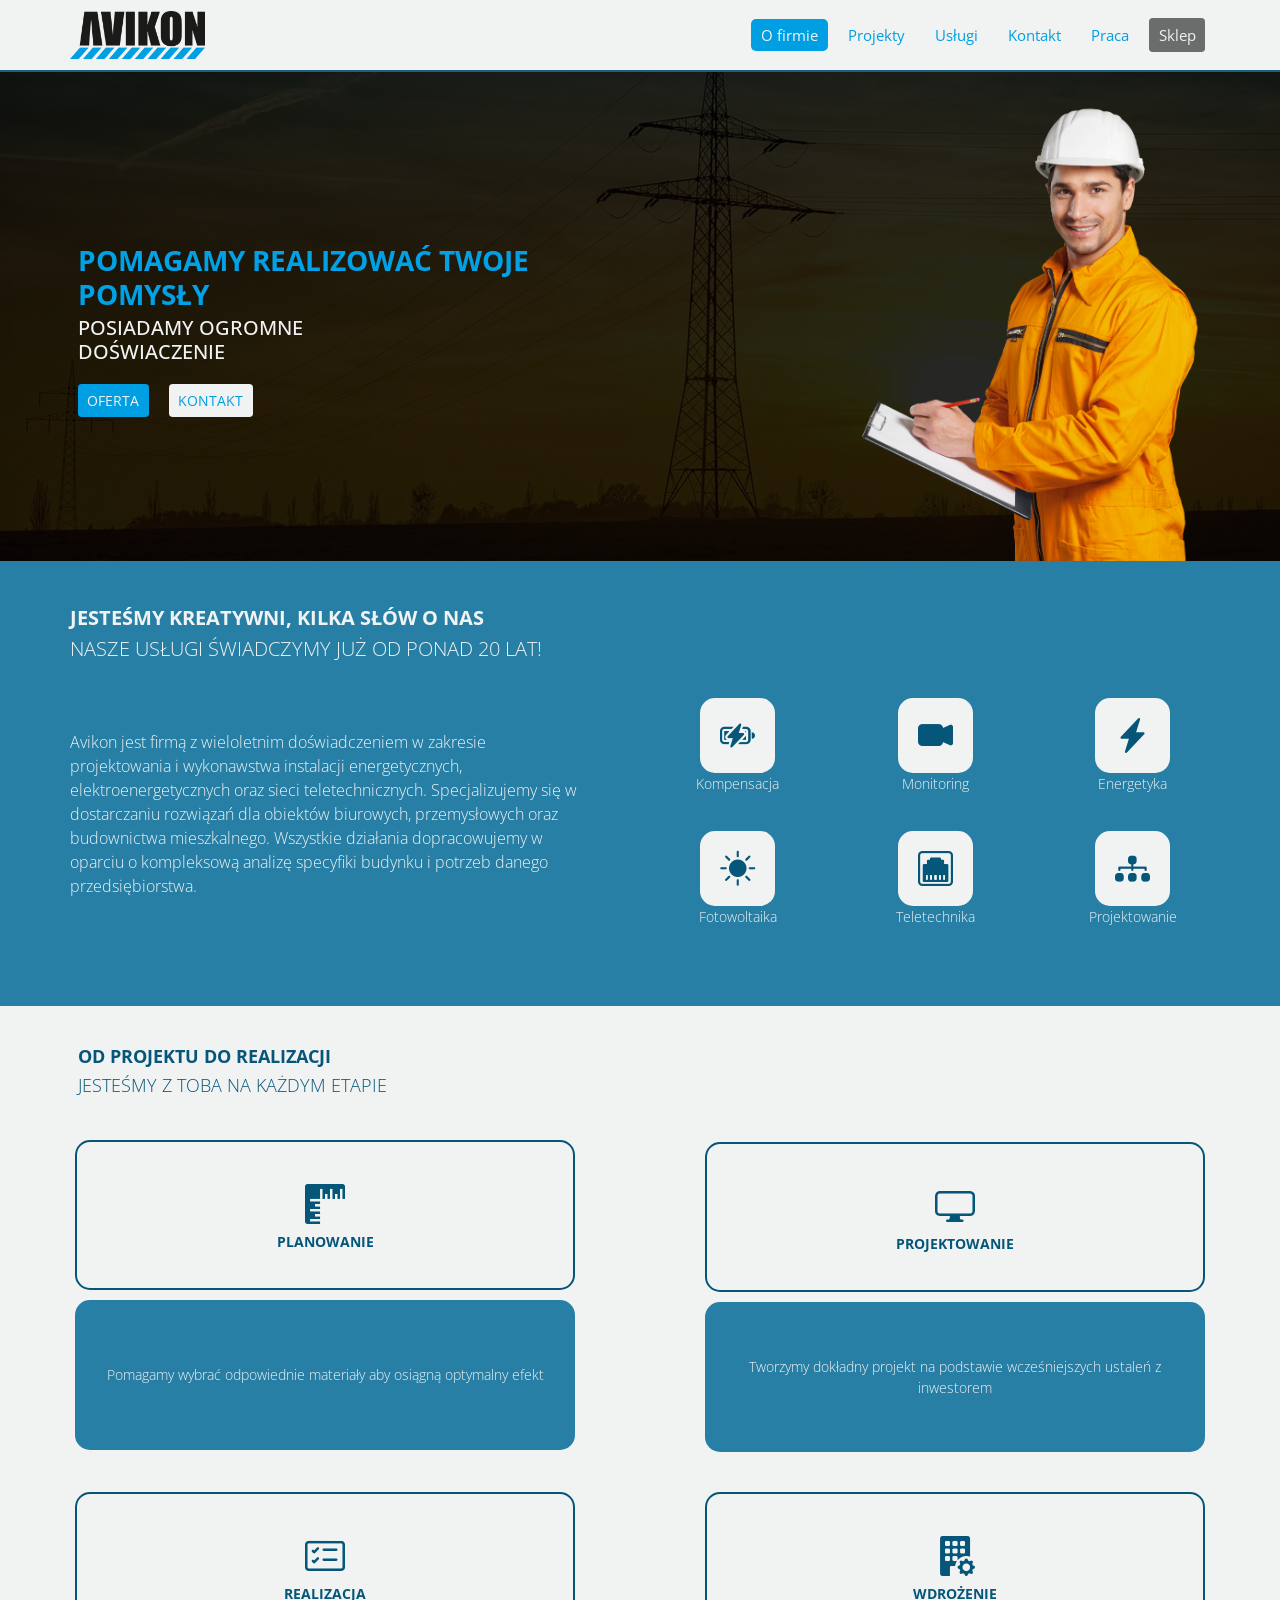
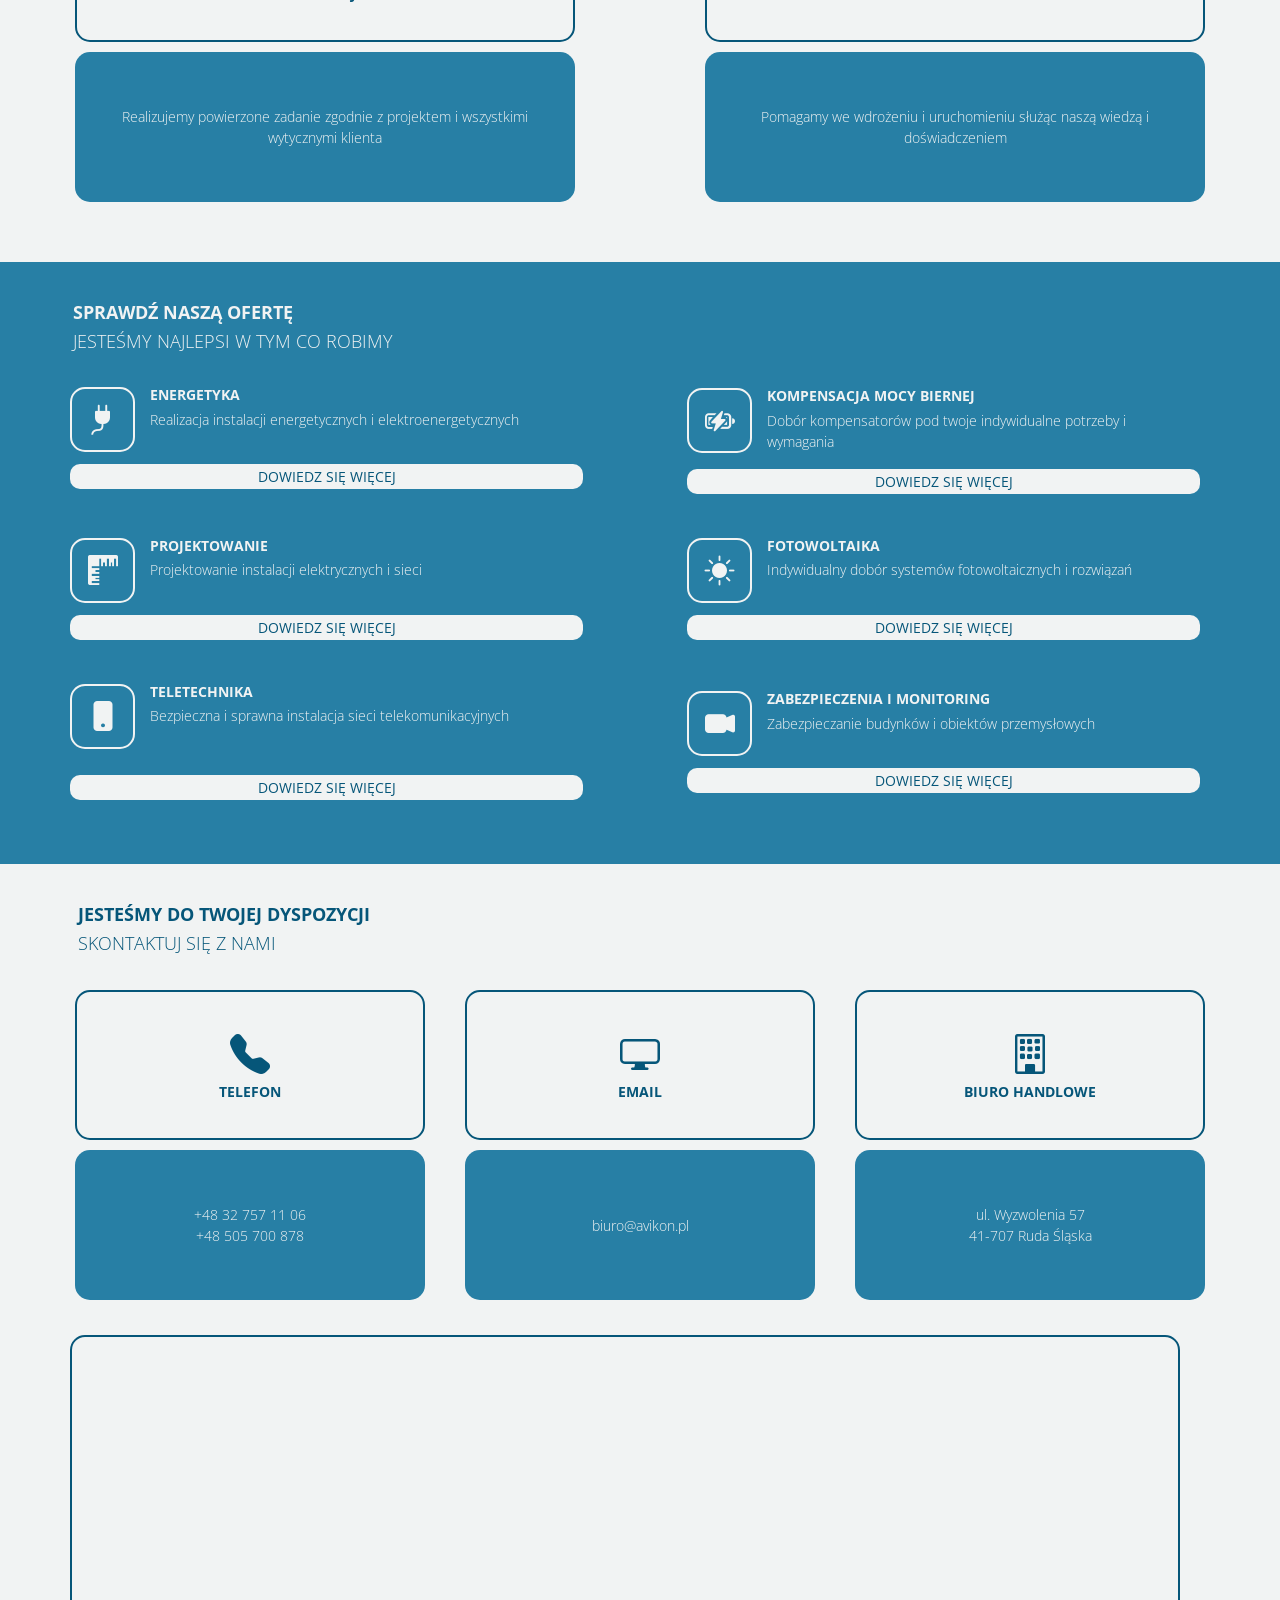
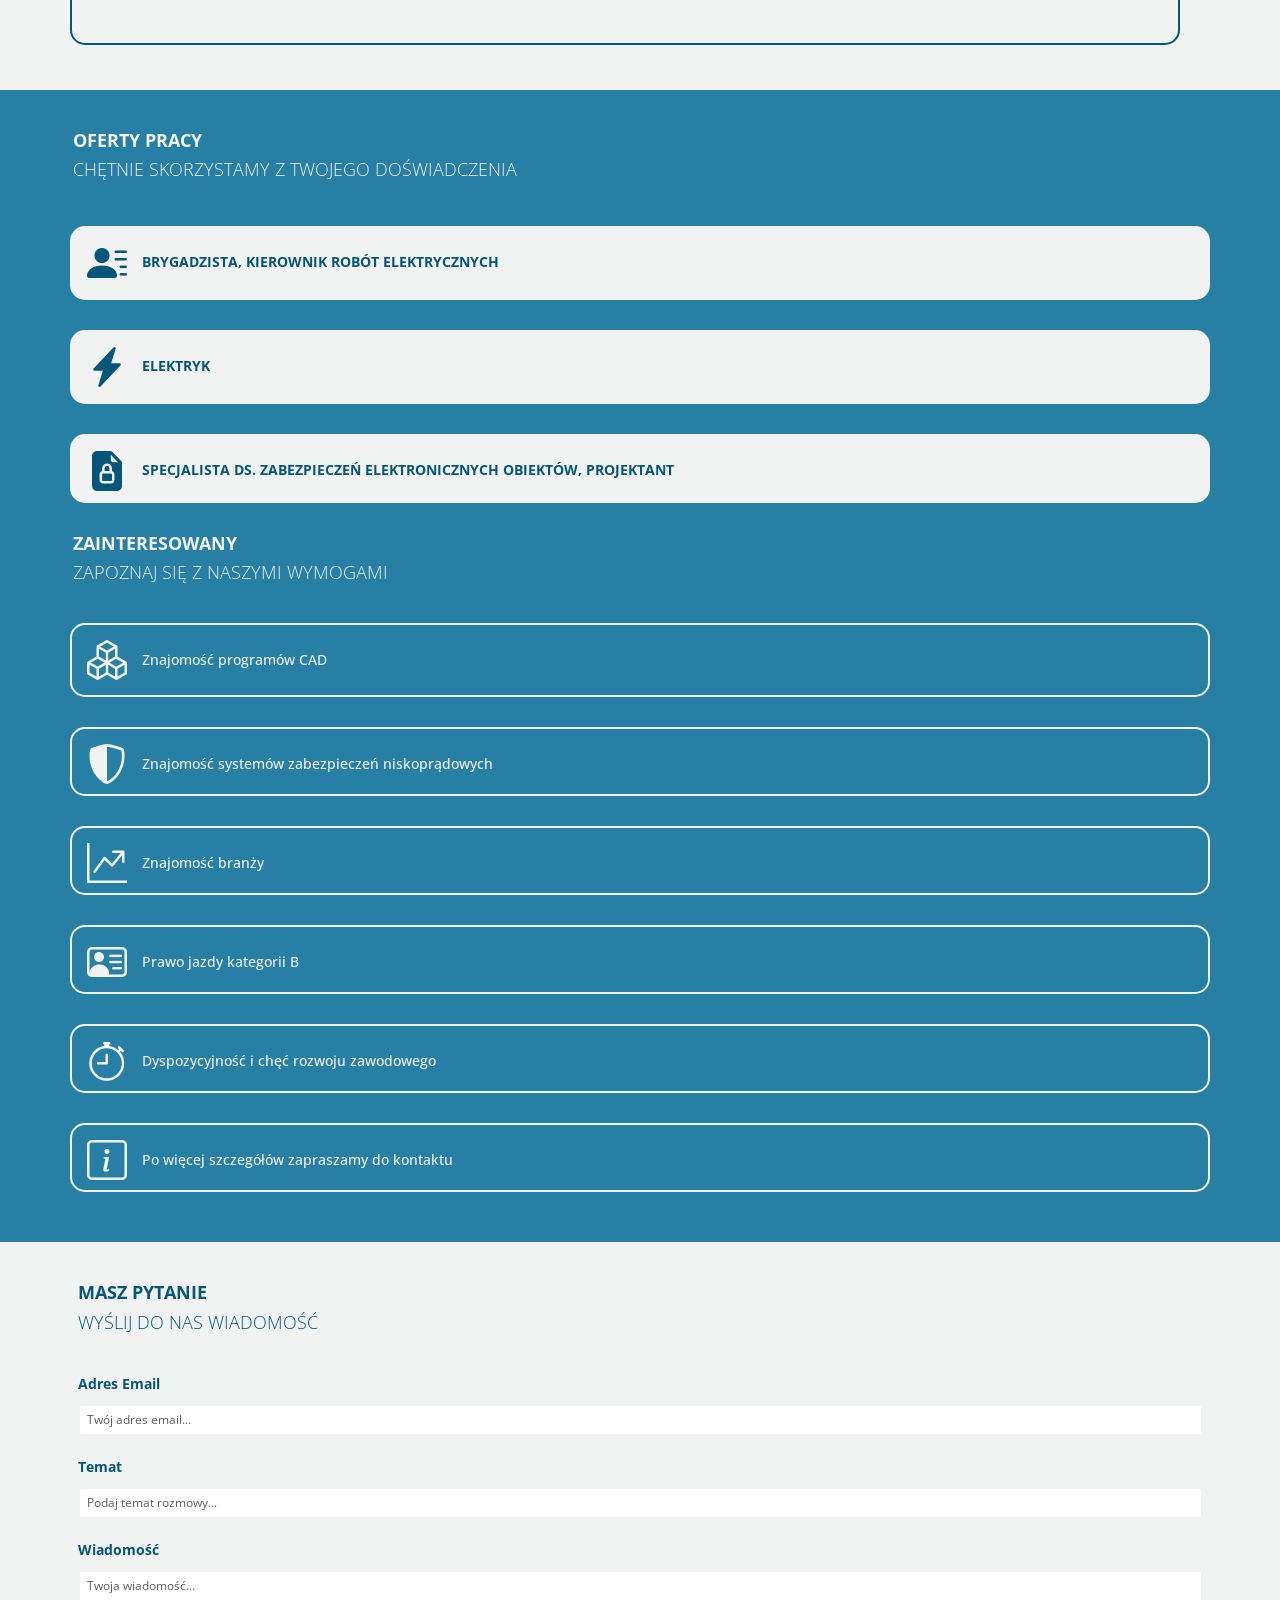
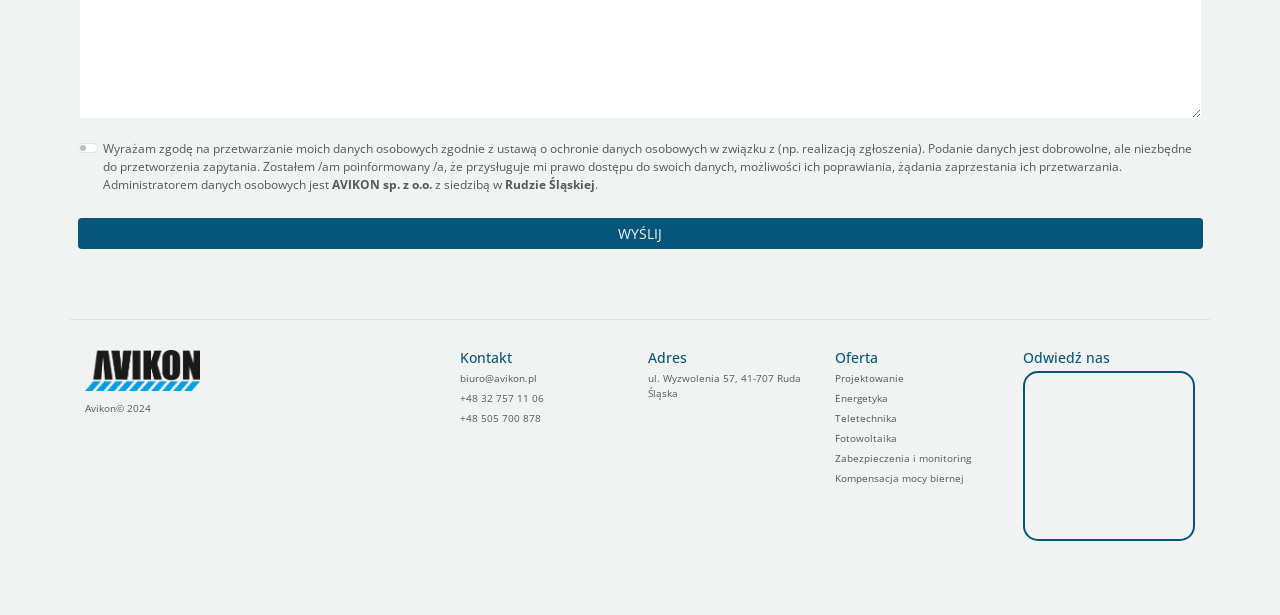
<file: index.html>
<!DOCTYPE html>
<html lang="pl">
  <head>
    <!-- SEO Meta Tags -->
    <meta charset="utf-8" />
    <meta name="viewport" content="width=device-width, initial-scale=1" />
    <meta
      name="keywords"
      content="HAGER, instalacje elektryczne, zabezpieczenia, alarm, pomiary, kompensacja mocy biernej, fotowoltaika, teletechnika, projektowanie instalacji, ruda śląska, katowice, śląsk, avikon, woźnica, praca"
    />
    <meta
      name="description"
      content="Zapraszamy cię do zapoznania się z naszą firmą, oferujemy usługi związane z energetyką lecz nie tylko, możemy również obniżyć twoje wydatki i zabezpieczyć wskazany obiekt według twoich wytycznych "
    />

    <!-- Title -->
    <title>Avikon | Strona Główna</title>
    <!-- Icon -->
    <link rel="icon" href="img/favicon.png" />
    <!-- GoogleFonts CSS CDN -->
    <link rel="preconnect" href="https://fonts.googleapis.com" />
    <link rel="preconnect" href="https://fonts.gstatic.com" crossorigin />
    <link
      href="https://fonts.googleapis.com/css2?family=Open+Sans:ital,wght@0,300..800;1,300..800&display=swap"
      rel="stylesheet"
    />
    <!-- Bootstrap CSS CDN -->
    <link
      href="https://cdn.jsdelivr.net/npm/bootstrap@5.3.3/dist/css/bootstrap.min.css"
      rel="stylesheet"
      integrity="sha384-QWTKZyjpPEjISv5WaRU9OFeRpok6YctnYmDr5pNlyT2bRjXh0JMhjY6hW+ALEwIH"
      crossorigin="anonymous"
    />
    <!-- Bootstrap Icons CDN -->
    <link
      rel="stylesheet"
      href="https://cdn.jsdelivr.net/npm/bootstrap-icons@1.11.3/font/bootstrap-icons.min.css"
    />
    <!-- Dedicated Css Files -->
    <link rel="stylesheet" href="./css/main.min.css" />
  </head>
  <body
    data-bs-spy="scroll"
    data-bs-target="#navigation"
    data-bs-root-margin="0px 0px -40% 0px"
    smoothScroll="true"
  >
    <div
      data-bs-spy="scroll"
      data-bs-target="#navbarNavAltMarkup"
      data-bs-root-margin="0px 0px -40% 0px"
      smoothScroll="true"
    >
      <!-- Navigation -->
      <nav id="navigation" class="navbar fixed-top navbar-expand-md bg-body-tertiary">
  <!-- Mobile Navigation -->
  <div class="contentContainer container-fluid px-4 d-md-none">
  <!-- Company Logo -->
  <a class="contentContainer__navlink navbar-brand" href="index.html">
    <img
      src="./img/Avikon.png"
      alt="Logo Firmy Avikon"
      class="contentContainer__navlink__logo"
      width="115"
      height="auto"
    />
  </a>
  <!-- Nav Button -->
  <button
    class="contentContainer__navButton navbar-toggler collapsed"
    type="button"
    data-bs-toggle="collapse"
    data-bs-target="#navbarNavAltMarkup"
    aria-controls="navbarNavAltMarkup"
    aria-expanded="false"
    aria-label="Toggle navigation"
  >
    <i class="contentContainer__navButton__icon bi bi-list"></i>
  </button>

  <!-- Nav Links -->
  <div
    class="contentContainer__navContainer collapse navbar-collapse"
    id="navbarNavAltMarkup"
    role="tablist"
  >
    <div class="contentContainer__navContainer__list navbar-nav">
      <a
        href="index.html#aboutUs"
        class="contentContainer__navContainer__list__element nav-link my-3 active"
        >O FIRMIE</a
      >
      <a
        href="index.html#orderStages"
        class="contentContainer__navContainer__list__element nav-link my-3"
        >PROJEKTY</a
      >
      <a
        href="index.html#offer"
        class="contentContainer__navContainer__list__element nav-link my-3"
        >USŁUGI</a
      >
      <a
        href="#contact"
        class="contentContainer__navContainer__list__element nav-link my-3"
        >KONTAKT</a
      >
      <a
        href="index.html#work"
        class="contentContainer__navContainer__list__element nav-link my-3"
        >PRACA</a
      >
    </div>
  </div>
</div>


  <!-- Desktop Navigation -->
  <div class="desktopContainer container-fluid">
  <div class="container d-none d-md-flex justify-content-between px-0 py-1">
    <!-- Company Logo -->
    <a class="desktopContainer__navLink navbar-brand" href="index.html">
      <img
        src="./img/Avikon.png"
        alt="Logo Firmy Avikon"
        width="150"
        height="auto"
        class="desktopContainer__navLink__logo"
      />
    </a>
    <!-- Nav Links Desktop -->

    <div class="desktopContainer__navBar navbar-nav" role="tablist">
      <a
        class="desktopContainer__navBar__Link mx-2 px-3 py-2 nav-link active"
        aria-current="page"
        href="index.html#aboutUs"
        >O firmie</a
      >
      <a
        class="desktopContainer__navBar__Link mx-2 px-3 py-2 nav-link"
        href="index.html#orderStages"
        >Projekty</a
      >
      <a
        class="desktopContainer__navBar__Link mx-2 px-3 py-2 nav-link"
        aria-current="page"
        href="index.html#offer"
        >Usługi</a
      >
      <a
        class="desktopContainer__navBar__Link mx-2 px-3 py-2 nav-link"
        href="index.html#contact"
        >Kontakt</a
      >
      <a
        class="desktopContainer__navBar__Link mx-2 px-3 py-2 nav-link"
        href="index.html#work"
        >Praca</a
      >

      <!-- Przyciski -->
      <!-- <a
        href="https://www.facebook.com/P.P.H.U.AVIKON/?locale=pl_PL"
        target="_blank"
        class="btn mx-2 desktopContainer__navBar__LinkBtn"
        >Facebook</a
      > -->
      <a
        href="shop.html"
        class="btn btn-outline-secondary mx-2 desktopContainer__navBar__LinkBtn desktopContainer__navBar__LinkBtn--disabled"
        >Sklep</a
      >
    </div>
  </div>
</div>

</nav>


      <!-- Header Section -->
      <header id="aboutUs" class="headerSection py-5 pb-md-0 container-fluid">
  <div class="bg-shadow"></div>
  <div class="wrapper pt-md-3 container">
    <div
      class="container d-flex flex-column align-items-center align-items-md-start py-5 px-0"
    >
      <h1 class="headerSection__tittle pt-2 pt-md-5">
        POMAGAMY REALIZOWAĆ TWOJE POMYSŁY
      </h1>
      <h2 class="headerSection__subtittle py-1 py-md-2 pt-lg-0">
        POSIADAMY OGROMNE DOŚWIACZENIE
      </h2>
      <div
        class="headerSection__buttons px-0 container py-2 pt-md-4 pt-lg-3 pb-md-5"
      >
        <a href="#offer" class="btn headerSection__buttons__button me-3"
          >OFERTA</a
        >
        <a
          href="#contact"
          class="btn headerSection__buttons__button headerSection__buttons__button--secondary ms-3"
          >KONTAKT</a
        >
      </div>
    </div>
    
    <img
      src="./img/manHeader.png"
      alt="Obraz z pracownikiem budowy"
      class="headerSection__man d-none d-md-block"
    />
  </div>
</header>


      <main>
        <!-- About Us Section -->
        <section class="aboutUs container-fluid py-5">
  <div
    class="container d-flex flex-column align-items-md-end align-items-md-end align-items-xxl-center py-3 px-0"
  >
    <!-- Headers -->
    <div
      class="aboutUs__texts container w-md-50 d-flex flex-column py-2 pb-md-0 px-0 pb-xxl-2"
    >
      <h3 class="aboutUs__tittle pb-1">JESTEŚMY KREATYWNI, KILKA SŁÓW O NAS</h3>
      <h4 class="aboutUs__subTittle m-0">
        NASZE USŁUGI ŚWIADCZYMY JUŻ OD PONAD 20 LAT!
      </h4>
    </div>

    <div
      class="aboutUs__content d-flex flex-column align-items-center justify-content-between flex-md-row py-3 pt-sm-0 pt-md-3 pt-lg-0 pt-xl-3 px-0"
    >
      <p class="aboutUs__text px-0 w-md-50 pb-5 pb-md-0">
        Avikon jest firmą z wieloletnim doświadczeniem w zakresie projektowania
        i wykonawstwa instalacji energetycznych, elektroenergetycznych oraz
        sieci teletechnicznych. Specjalizujemy się w dostarczaniu rozwiązań dla
        obiektów biurowych, przemysłowych oraz budownictwa mieszkalnego.
        Wszystkie działania dopracowujemy w oparciu o kompleksową analizę
        specyfiki budynku i potrzeb danego przedsiębiorstwa.
      </p>

      <!-- Offer Shortcut -->
      <div
        class="aboutUs__offer container py-3 px-0 mx-0 d-flex align-content-between justify-content-evenly justify-content-md-between flex-wrap"
      >
        <!-- Button #1 -->
        <a
          href="kompensacja.html"
          class="aboutUs__offer__link p-2 pb-md-0 pb-lg-2 m-1 mb-md-0 mb-lg-2 d-flex flex-column justify-content-center align-items-center"
        >
          <div
            class="aboutUs__offer__link__circle d-flex justify-content-center align-items-center"
          >
            <i
              class="aboutUs__offer__link__circle__icon bi bi-battery-charging"
            ></i>
          </div>
          Kompensacja
        </a>
        <!-- Modal #1 -->

        <!-- Button #2 -->
        <button
          type="button"
          data-bs-toggle="modal"
          data-bs-target="#monitoring"
          class="aboutUs__offer__link p-2 pb-md-0 pb-lg-2 m-1 mb-md-0 mb-lg-2 d-flex flex-column justify-content-center align-items-center"
        >
          <div
            class="aboutUs__offer__link__circle d-flex justify-content-center align-items-center"
          >
            <i
              class="aboutUs__offer__link__circle__icon bi bi-camera-video-fill"
            ></i>
          </div>
          Monitoring
        </button>

        <!-- Modal #2 -->
        <!-- Modal #1 -->
<div
  class="modal fade"
  id="monitoring"
  tabindex="-1"
  aria-labelledby="monitoringLabel"
  aria-hidden="true"
>
  <div class="container-lg px-0">
    <div
      class="modal-dialog modal-dialog-centered modal-dialog-scrollable modal-fullscreen-lg-down modal-xl"
    >
      <div class="modal-content aboutUs__offer__modal">
        <!-- Modal Header -->
        <div class="modal-header">
          <div class="d-flex justify-content-center align-items-center px-4">
            <i
              class="aboutUs__offer__modal__icon bi bi-camera-video-fill pe-2"
            ></i>
            <h2
              class="modal-title aboutUs__offer__modal__header fs-5"
              id="monitoringLabel"
            >
              Monitoring
            </h2>
          </div>
          <button
            type="button"
            class="btn-close"
            data-bs-dismiss="modal"
            aria-label="Close"
          ></button>
        </div>
        <!-- Modal Body -->
        <div
          class="modal-body aboutUs__offer__modal__content d-flex justify-content-center align-items-center align-items-md-start justify-content-md-start justify-content-xl-between flex-wrap py-3"
        >
          <!-- Services -->
          <div
            class="aboutUs__offer__modal__content__services d-flex justify-content-center align-items-center align-items-md-start flex-column mb-3 order-lg-1 px-4"
          >
            <h5
              class="aboutUs__offer__modal__content__header mb-2 d-md-flex justify-content-md-start align-items-md-center"
            >
              <i
                class="d-none d-md-block aboutUs__offer__modal__content__header__icon bi bi-clipboard-check-fill pe-2"
              ></i>
              Nasza działalność obejmuje
            </h5>
            <ul
              class="list-group aboutUs__offer__modal__content__list list-group-flush"
            >
              <li
                class="list-group-item d-flex justify-content-center align-items-center justify-content-md-start aboutUs__offer__modal__content__list__element pb-2 ps-md-0"
              >
                Systemy Alarmu Pożarowego (SAP)
              </li>
              <li
                class="list-group-item d-flex justify-content-center align-items-center justify-content-md-start aboutUs__offer__modal__content__list__element py-2 ps-md-0"
              >
                Telewizja Przemysłowa (CCTV)
              </li>
              <li
                class="list-group-item d-flex justify-content-center align-items-center justify-content-md-start aboutUs__offer__modal__content__list__element pt-2 ps-md-0"
              >
                Systemy Kontroli Dostępu (KD)
              </li>
            </ul>
          </div>

          <!-- Text -->
          <div
            class="aboutUs__offer__modal__content__textContainer d-flex justify-content-center align-items-center align-items-md-start flex-column my-3 order-lg-2 px-4"
          >
            <h5
              class="aboutUs__offer__modal__content__header d-md-flex justify-content-md-start align-items-md-center m-0"
            >
              <i
                class="d-none d-md-block aboutUs__offer__modal__content__header__icon bi bi-info-circle-fill pe-2"
              ></i>
              ZABEZPIECZANIE BUDYNKÓW I OBIEKTÓW PRZEMYSŁOWYCH
            </h5>
            <p class="aboutUs__offer__modal__content__text">
              Avikon to także profesjonalne elektroniczne systemy zabezpieczeń.
              Oferujemy ich kompleksową realizację - od projektu, poprzez montaż
              i serwis urządzeń oraz całej struktury zarówno dla domów jak i
              firm. Dostarczamy rozwiązania renomowanych producentów -
              Honeywell, Esser, Satel, Polon-Alfa, Roger oraz wielu innych.
            </p>
          </div>

          <!-- Gallery -->
          <!-- <div
            class="aboutUs__offer__modal__content__gallery d-flex justify-content-center align-items-center align-items-md-start flex-column order-lg-3 mt-3 px-4"
          > 
            <div
              class="aboutUs__offer__modal__content__gallery d-flex justify-content-center align-items-center align-items-md-start flex-column mt-lg-3"
            > 
              <div class="row">
                <div class="col-lg-4 col-md-12 mb-4 mb-lg-0">
                  <img
                    src="./img/monitoring/1.png"
                    class="w-100 shadow-1-strong rounded mb-4"
                    alt="Kamera w kącie pokoju"
                  />

                  <img
                    src="./img/monitoring/2.png"
                    class="w-100 shadow-1-strong rounded mb-4"
                    alt="Serwerownia na zapleczu"
                  />
                </div>

                <div class="col-lg-4 mb-4 mb-lg-0">
                  <img
                    src="./img/monitoring/3.png"
                    class="w-100 shadow-1-strong rounded mb-4"
                    alt="Klamka z zabezpieczeniem na odcisk palca"
                  />

                  <img
                    src="./img/monitoring/4.png"
                    class="w-100 shadow-1-strong rounded mb-4"
                    alt="Serwerownia na zapleczu"
                  />
                </div>

                <div class="col-lg-4 mb-4 mb-lg-0">
                  <img
                    src="./img/monitoring/5.png"
                    class="w-100 shadow-1-strong rounded mb-4"
                    alt="Pokoj ochrony wypełniony monitorami z odpalonym podglądem na kamery"
                  />

                  <img
                    src="./img/monitoring/6.png"
                    class="w-100 shadow-1-strong rounded mb-4"
                    alt="Serwerownia na zapleczu"
                  />
                </div>
              </div>
            </div>
          </div> -->
        </div>
        <!-- Modal Footer -->
        <div class="modal-footer">
          <button
            type="button"
            class="btn btn-secondary"
            data-bs-dismiss="modal"
          >
            ZAMKNIJ
          </button>
        </div>
      </div>
    </div>
  </div>
</div>


        <!-- Button #3 -->
        <button
          type="button"
          data-bs-toggle="modal"
          data-bs-target="#energy"
          class="aboutUs__offer__link p-2 pb-md-0 pb-lg-2 m-1 mb-md-0 mb-lg-2 d-flex flex-column justify-content-center align-items-center"
        >
          <div
            class="aboutUs__offer__link__circle d-flex justify-content-center align-items-center"
          >
            <i
              class="aboutUs__offer__link__circle__icon bi bi-lightning-charge-fill"
            ></i>
          </div>
          Energetyka
        </button>

        <!-- Modal #3 -->
        <!-- Modal #1 -->
<div
  class="modal fade"
  id="energy"
  tabindex="-1"
  aria-labelledby="energyLabel"
  aria-hidden="true"
>
  <div class="container-lg px-0">
    <div
      class="modal-dialog modal-dialog-centered modal-dialog-scrollable modal-fullscreen-lg-down modal-xl"
    >
      <div class="modal-content aboutUs__offer__modal">
        <!-- Modal Header -->
        <div class="modal-header">
          <div class="d-flex justify-content-center align-items-center px-4">
            <i
              class="aboutUs__offer__modal__icon bi bi-lightning-charge-fill"
            ></i>
            <h2
              class="modal-title aboutUs__offer__modal__header fs-5"
              id="energyLabel"
            >
              Energetyka
            </h2>
          </div>
          <button
            type="button"
            class="btn-close"
            data-bs-dismiss="modal"
            aria-label="Close"
          ></button>
        </div>
        <!-- Modal Body -->
        <div
          class="modal-body aboutUs__offer__modal__content d-flex justify-content-center align-items-center align-items-md-start justify-content-md-start justify-content-xl-between flex-wrap py-3"
        >
          <!-- Services -->
          <div
            class="aboutUs__offer__modal__content__services d-flex justify-content-center align-items-center align-items-md-start flex-column mb-3 px-4 order-lg-1"
          >
            <h5
              class="aboutUs__offer__modal__content__header mb-2 d-md-flex justify-content-md-start align-items-md-center"
            >
              <i
                class="d-none d-md-block aboutUs__offer__modal__content__header__icon bi bi-clipboard-check-fill pe-2"
              ></i>
              Nasza działalność obejmuje
            </h5>
            <ul
              class="list-group aboutUs__offer__modal__content__list list-group-flush"
            >
              <li
                class="list-group-item d-flex justify-content-center align-items-center justify-content-md-start aboutUs__offer__modal__content__list__element pb-2 ps-md-0"
              >
                Kompleksowe instalacje energetyczne i elektroenergetyczne
              </li>
              <li
                class="list-group-item d-flex justify-content-center align-items-center justify-content-md-start aboutUs__offer__modal__content__list__element py-2 ps-md-0"
              >
                Projektowanie instalacji według potrzeb klienta
              </li>
              <li
                class="list-group-item d-flex justify-content-center align-items-center justify-content-md-start aboutUs__offer__modal__content__list__element py-2 ps-md-0"
              >
                Efektywną modernizację istniejących rozwiązań
              </li>
              <li
                class="list-group-item d-flex justify-content-center align-items-center justify-content-md-start aboutUs__offer__modal__content__list__element pt-2 ps-md-0"
              >
                Bezawaryjność i bezpieczeństwo wdrażanych systemów
              </li>
            </ul>
          </div>

          <!-- Text -->
          <div
            class="aboutUs__offer__modal__content__textContainer d-flex justify-content-center align-items-center align-items-md-start flex-column my-3 px-4 order-lg-2"
          >
            <h5
              class="aboutUs__offer__modal__content__header d-md-flex justify-content-md-start align-items-md-center m-0"
            >
              <i
                class="d-none d-md-block aboutUs__offer__modal__content__header__icon bi bi-info-circle-fill pe-2"
              ></i>
              INSTALACJE ENERGETYCZNE I ELEKTROENERGETYCZNE
            </h5>
            <p class="aboutUs__offer__modal__content__text">
              W ramach naszej działalności wykonujemy nowe oraz modernizujemy
              istniejące instalacje elektryczne i elektroenergetyczne w zakresie
              napięć NN i SN. Nasze usługi realizujemy zarówno w warunkach
              wewnętrznych - w budynkach mieszkalnych, przemysłowych i użytku
              publicznego, jak i zewnętrznych. Posiadamy wszelkie uprawnienia
              oraz wieloletnie doświadczenie w realizacji projektów z zakresu
              energetyki i elektroenergetyki, dlatego dostarczane przez nas
              rozwiązania są funkcjonalne i dostosowane do potrzeb danego
              obiektu. W naszej pracy dbamy przede wszystkim o bezawaryjność
              instalacji i bezpieczeństwo ich użytkowników.
            </p>
          </div>

          <!-- Gallery -->
          <div
            class="aboutUs__offer__modal__content__gallery d-flex justify-content-center align-items-center align-items-md-start flex-column order-lg-3 mt-3 px-4"
          >
            <h5
              class="aboutUs__offer__modal__content__header mb-3 d-md-flex justify-content-md-start align-items-md-center"
            >
              <i
                class="d-none d-md-block aboutUs__offer__modal__content__header__icon bi bi-image-fill pe-2"
              ></i>
              Obejrzyj nasze wcześniejsze realizacje
            </h5>
            <!-- Gallery -->
            <div class="closingImage">
              <!-- <i class="bi bi-x-circle closingImage__icon d-none d-md-block"></i> -->
            </div>
            <div class="row galleryImageContainer">
              <div class="col-lg-4 col-md-12 mb-4 mb-lg-0">
                <img
                  src="./img/energetyka/1.jpg"
                  class="w-100 shadow-1-strong rounded mb-4 galleryImage galleryImage--squared"
                  alt="Zdjęcie z wnętrza rozdzielni"
                />

                <img
                  src="./img/energetyka/2.jpg"
                  class="w-100 shadow-1-strong rounded mb-4 galleryImage"
                  alt="Bojlery wewnątrz hali"
                />
              </div>

              <div class="col-lg-4 mb-4 mb-lg-0">
                <img
                  src="./img/energetyka/3.jpg"
                  class="w-100 shadow-1-strong rounded mb-4 galleryImage"
                  alt="Zaplecze serwerowni szkolnej"
                />
                <img
                  src="./img/energetyka/4.jpg"
                  class="w-100 shadow-1-strong rounded mb-4 galleryImage galleryImage--squared"
                  alt="Przejście do rozdzielni wewnątrz kręgielni"
                />
              </div>

              <div class="col-lg-4 mb-4 mb-lg-0">
                <img
                  src="./img/energetyka/5.jpg"
                  class="w-100 shadow-1-strong rounded mb-4 galleryImage galleryImage--squared"
                  alt="Kotłownia domowa"
                />

                <img
                  src="./img/energetyka/6.jpg"
                  class="w-100 shadow-1-strong rounded mb-4 galleryImage"
                  alt="Zaplecze basenu"
                />
              </div>
            </div>
          </div>
        </div>

        <!-- Modal Footer -->
        <div class="modal-footer">
          <button
            type="button"
            class="btn btn-secondary"
            data-bs-dismiss="modal"
          >
            ZAMKNIJ
          </button>
        </div>
      </div>
    </div>
  </div>
</div>


        <!-- Button #4 -->
        <button
          type="button"
          data-bs-toggle="modal"
          data-bs-target="#photovoltaics"
          class="aboutUs__offer__link p-2 pb-md-0 pb-lg-2 m-1 mb-md-0 mb-lg-2 d-flex flex-column justify-content-center align-items-center"
        >
          <div
            class="aboutUs__offer__link__circle d-flex justify-content-center align-items-center"
          >
            <i class="aboutUs__offer__link__circle__icon bi bi-sun-fill"></i>
          </div>
          Fotowoltaika
        </button>

        <!-- Modal #4 -->
        <!-- Modal #1 -->
<div
  class="modal fade"
  id="photovoltaics"
  tabindex="-1"
  aria-labelledby="photovoltaicsLabel"
  aria-hidden="true"
>
  <div class="container-lg px-0">
    <div
      class="modal-dialog modal-dialog-centered modal-dialog-scrollable modal-fullscreen-lg-down modal-xl"
    >
      <div class="modal-content aboutUs__offer__modal">
        <!-- Modal Header -->
        <div class="modal-header">
          <div class="d-flex justify-content-center align-items-center px-4">
            <i class="aboutUs__offer__modal__icon bi bi-sun-fill pe-2"></i>
            <h2
              class="modal-title aboutUs__offer__modal__header fs-5"
              id="photovoltaicsLabel"
            >
              Fotowoltaika
            </h2>
          </div>
          <button
            type="button"
            class="btn-close"
            data-bs-dismiss="modal"
            aria-label="Close"
          ></button>
        </div>
        <!-- Modal Body -->
        <div
          class="modal-body aboutUs__offer__modal__content d-flex justify-content-center align-items-center align-items-md-start justify-content-md-start justify-content-xl-between flex-wrap py-3"
        >
          <!-- Services -->
          <div
            class="aboutUs__offer__modal__content__services d-flex justify-content-center align-items-center align-items-md-start flex-column mb-3 px-4 order-lg-1"
          >
            <h5
              class="aboutUs__offer__modal__content__header mb-2 d-md-flex justify-content-md-start align-items-md-center"
            >
              <i
                class="d-none d-md-block aboutUs__offer__modal__content__header__icon bi bi-clipboard-check-fill pe-2"
              ></i>
              Nasza działalność obejmuje
            </h5>
            <ul
              class="list-group aboutUs__offer__modal__content__list list-group-flush"
            >
              <li
                class="list-group-item d-flex justify-content-center align-items-center justify-content-md-start aboutUs__offer__modal__content__list__element pb-2 ps-md-0"
              >
                Montaż i obsługa paneli słonecznych
              </li>
              <li
                class="list-group-item d-flex justify-content-center align-items-center justify-content-md-start aboutUs__offer__modal__content__list__element py-2 ps-md-0"
              >
                Przeprowadzenie klienta przez proces wyboru
              </li>
              <li
                class="list-group-item d-flex justify-content-center align-items-center justify-content-md-start aboutUs__offer__modal__content__list__element pt-2 ps-md-0"
              >
                Dobór najoptymalniejszych rozwiązań pod cel instalacji
              </li>
            </ul>
          </div>

          <!-- Text -->
          <div
            class="aboutUs__offer__modal__content__textContainer d-flex justify-content-center align-items-center align-items-md-start flex-column my-3 px-4 order-lg-2"
          >
            <h5
              class="aboutUs__offer__modal__content__header d-md-flex justify-content-md-start align-items-md-center m-0"
            >
              <i
                class="d-none d-md-block aboutUs__offer__modal__content__header__icon bi bi-info-circle-fill pe-2"
              ></i>
              FOTOWOLTAIKA
            </h5>
            <p class="aboutUs__offer__modal__content__text">
              Oferujemy kompleksowe usługi fotowoltaiczne, dostosowane do twoich
              indywidualnych potrzeb energetycznych. Nasza doświadczona ekipa
              ekspertów dba o każdy detal, analizując specyfikę twojej
              lokalizacji, zapotrzebowanie energetyczne oraz potencjał światła
              słonecznego. Koncentrujemy się nie tylko na instalacji paneli
              fotowoltaicznych, ale również na stworzeniu zoptymalizowanego
              rozwiązania energetycznego, gwarantując efektywność i
              długoterminowe oszczędności. Skontaktuj się z nami już dziś, aby
              rozpocząć podróż w kierunku zrównoważonej i ekonomicznie
              efektywnej przyszłości energii w twoim domu. Niech energia
              odnawialna stanie się nie tylko rozsądną decyzją finansową, ale
              również ekologicznym gestem, który pozytywnie wpłynie na
              środowisko. Zyskaj niezależność energetyczną i uczestnicz w ruchu
              ku bardziej zrównoważonemu światu!
            </p>
          </div>

          <!-- Gallery -->
          <!-- <div
            class="aboutUs__offer__modal__content__gallery d-flex justify-content-center align-items-center align-items-md-start flex-column order-lg-3 mt-3 px-4"
          > 
            <div
              class="aboutUs__offer__modal__content__gallery d-flex justify-content-center align-items-center align-items-md-start flex-column mt-lg-3"
            > 
              <div class="row">
                <div class="col-lg-4 col-md-12 mb-4 mb-lg-0">
                  <img
                    src="./img/fotowoltaika/1.png"
                    class="w-100 shadow-1-strong rounded mb-4"
                    alt="Serwerownia na zapleczu"
                  />

                  <img
                    src="./img/fotowoltaika/2.png"
                    class="w-100 shadow-1-strong rounded mb-4"
                    alt="Serwerownia na zapleczu"
                  />
                </div>

                <div class="col-lg-4 mb-4 mb-lg-0">
                  <img
                    src="./img/fotowoltaika/3.png"
                    class="w-100 shadow-1-strong rounded mb-4"
                    alt="Dom z panelami słonecznymi na dachu"
                  />

                  <img
                    src="./img/fotowoltaika/4.png"
                    class="w-100 shadow-1-strong rounded mb-4"
                    alt="Obiekt posiadajacy panele słoneczne"
                  />
                </div>

                <div class="col-lg-4 mb-4 mb-lg-0">
                  <img
                    src="./img/fotowoltaika/5.png"
                    class="w-100 shadow-1-strong rounded mb-4"
                    alt="Serwerownia na zapleczu"
                  />

                  <img
                    src="./img/fotowoltaika/6.png"
                    class="w-100 shadow-1-strong rounded mb-4"
                    alt="Serwerownia na zapleczu"
                  />
                </div>
              </div>
            </div>
          </div> -->
        </div>
        <!-- Modal Footer -->
        <div class="modal-footer">
          <button
            type="button"
            class="btn btn-secondary"
            data-bs-dismiss="modal"
          >
            ZAMKNIJ
          </button>
        </div>
      </div>
    </div>
  </div>
</div>


        <!-- Button #5 -->
        <button
          type="button"
          data-bs-toggle="modal"
          data-bs-target="#telecommunications"
          class="aboutUs__offer__link p-2 pb-md-0 pb-lg-2 m-1 mb-md-0 mb-lg-2 d-flex flex-column justify-content-center align-items-center"
        >
          <div
            class="aboutUs__offer__link__circle d-flex justify-content-center align-items-center"
          >
            <i class="aboutUs__offer__link__circle__icon bi bi-ethernet"></i>
          </div>
          Teletechnika
        </button>

        <!-- Modal #5 -->
        <!-- Modal #1 -->
<div
  class="modal fade"
  id="telecommunications"
  tabindex="-1"
  aria-labelledby="telecommunicationsLabel"
  aria-hidden="true"
>
  <div class="container-lg px-0">
    <div
      class="modal-dialog modal-dialog-centered modal-dialog-scrollable modal-fullscreen-lg-down modal-xl"
    >
      <div class="modal-content aboutUs__offer__modal">
        <!-- Modal Header -->
        <div class="modal-header">
          <div class="d-flex justify-content-center align-items-center px-4">
            <i class="aboutUs__offer__modal__icon bi bi-ethernet pe-2"></i>
            <h2
              class="modal-title aboutUs__offer__modal__header fs-5"
              id="telecommunicationsLabel"
            >
              Teletechnika
            </h2>
          </div>
          <button
            type="button"
            class="btn-close"
            data-bs-dismiss="modal"
            aria-label="Close"
          ></button>
        </div>
        <!-- Modal Body -->
        <div
          class="modal-body aboutUs__offer__modal__content d-flex justify-content-center align-items-center align-items-md-start justify-content-md-start justify-content-xl-between flex-wrap py-3"
        >
          <!-- Services -->
          <div
            class="aboutUs__offer__modal__content__services d-flex justify-content-center align-items-center align-items-md-start flex-column mb-3 px-4 order-lg-1"
          >
            <ul
              class="list-group aboutUs__offer__modal__content__list list-group-flush"
            >
              <li
                class="list-group-item d-flex justify-content-center align-items-center justify-content-md-start aboutUs__offer__modal__content__list__element pb-2 ps-md-0"
              >
                Kompleksowe instalacje energetyczne i elektroenergetyczne
              </li>
              <li
                class="list-group-item d-flex justify-content-center align-items-center justify-content-md-start aboutUs__offer__modal__content__list__element py-2 ps-md-0"
              >
                Projektowanie instalacji według potrzeb klienta
              </li>
              <li
                class="list-group-item d-flex justify-content-center align-items-center justify-content-md-start aboutUs__offer__modal__content__list__element py-2 ps-md-0"
              >
                Efektywną modernizację istniejących rozwiązań
              </li>
              <li
                class="list-group-item d-flex justify-content-center align-items-center justify-content-md-start aboutUs__offer__modal__content__list__element pt-2 ps-md-0"
              >
                Bezawaryjność i bezpieczeństwo wdrażanych systemów
              </li>
            </ul>
          </div>

          <!-- Text -->
          <div
            class="aboutUs__offer__modal__content__textContainer d-flex justify-content-center align-items-center align-items-md-start flex-column my-3 px-4 order-lg-2"
          >
            <h5
              class="aboutUs__offer__modal__content__header d-md-flex justify-content-md-start align-items-md-center m-0"
            >
              <i
                class="d-none d-md-block aboutUs__offer__modal__content__header__icon bi bi-info-circle-fill pe-2"
              ></i>
              INSTALACJE TELETECHNICZNE
            </h5>
            <p class="aboutUs__offer__modal__content__text">
              Zajmujemy się projektowaniem i montażem instalacji
              teletechnicznych. Przystępując do realizacji zlecenia badamy
              przede wszystkim potrzeby klienta i uwarunkowania danego obiektu,
              by móc zaoferować jak najefektywniejsze rozwiązania. Nasze
              kompetencje z zakresu teletechniki potwierdzają liczne certyfikaty
              oraz rekomendacje klientów, dla których zrealizowaliśmy
              dotychczasowe projekty.
            </p>
          </div>

          <!-- Gallery -->
          <!-- <div
            class="aboutUs__offer__modal__content__gallery d-flex justify-content-center align-items-center align-items-md-start flex-column order-lg-3 mt-3 px-4"
          > 
            <div
              class="aboutUs__offer__modal__content__gallery d-flex justify-content-center align-items-center align-items-md-start flex-column mt-lg-3"
            >
              <h5
                class="aboutUs__offer__modal__content__header mb-3 d-md-flex justify-content-md-start align-items-md-center"
              >
                <i
                  class="d-none d-md-block aboutUs__offer__modal__content__header__icon bi bi-image-fill pe-2"
                ></i>
                Obejrzyj nasze wcześniejsze realizacje
              </h5> 
              <div class="row">
                <div class="col-lg-4 col-md-12 mb-4 mb-lg-0">
                  <img
                    src="./img/teletechnika/1.png"
                    class="w-100 shadow-1-strong rounded mb-4"
                    alt="Laptop podłączony do routerów znajdujących się za nim"
                  />

                  <img
                    src="./img/teletechnika/2.png"
                    class="w-100 shadow-1-strong rounded mb-4"
                    alt="Serwerownia na zapleczu"
                  />
                </div>

                <div class="col-lg-4 mb-4 mb-lg-0">
                  <img
                    src="./img/teletechnika/3.png"
                    class="w-100 shadow-1-strong rounded mb-4"
                    alt="Serwerownia na zapleczu"
                  />

                  <img
                    src="./img/teletechnika/4.png"
                    class="w-100 shadow-1-strong rounded mb-4"
                    alt="Router znajdujący się na półce"
                  />
                </div>

                <div class="col-lg-4 mb-4 mb-lg-0">
                  <img
                    src="./img/teletechnika/5.png"
                    class="w-100 shadow-1-strong rounded mb-4"
                    alt="Serwerownia na zapleczu"
                  />

                  <img
                    src="./img/teletechnika/6.png"
                    class="w-100 shadow-1-strong rounded mb-4"
                    alt="Kabel światłowodowy znajdujący się na switchu"
                  />
                </div>
              </div>
            </div>
          </div> -->
        </div>
        <!-- Modal Footer -->
        <div class="modal-footer">
          <button
            type="button"
            class="btn btn-secondary"
            data-bs-dismiss="modal"
          >
            ZAMKNIJ
          </button>
        </div>
      </div>
    </div>
  </div>
</div>


        <!-- Button #6 -->
        <button
          type="button"
          data-bs-toggle="modal"
          data-bs-target="#desinging"
          class="aboutUs__offer__link p-2 pb-md-0 pb-lg-2 m-1 mb-md-0 mb-lg-2 d-flex flex-column justify-content-center align-items-center"
        >
          <div
            class="aboutUs__offer__link__circle d-flex justify-content-center align-items-center"
          >
            <i
              class="aboutUs__offer__link__circle__icon bi bi-diagram-3-fill"
            ></i>
          </div>
          Projektowanie
        </button>

        <!-- Modal #6 -->
        <!-- Modal #1 -->
<div
  class="modal fade"
  id="desinging"
  tabindex="-1"
  aria-labelledby="desingingLabel"
  aria-hidden="true"
>
  <div class="container-lg px-0">
    <div
      class="modal-dialog modal-dialog-centered modal-dialog-scrollable modal-fullscreen-lg-down modal-xl"
    >
      <div class="modal-content aboutUs__offer__modal">
        <!-- Modal Header -->
        <div class="modal-header">
          <div class="d-flex justify-content-center align-items-center px-4">
            <i
              class="aboutUs__offer__modal__icon bi bi-diagram-3-fill me-3"
            ></i>
            <h2
              class="modal-title aboutUs__offer__modal__header fs-5"
              id="desingingLabel"
            >
              Projektowanie
            </h2>
          </div>
          <button
            type="button"
            class="btn-close"
            data-bs-dismiss="modal"
            aria-label="Close"
          ></button>
        </div>
        <!-- Modal Body -->
        <div
          class="modal-body aboutUs__offer__modal__content d-flex justify-content-center align-items-center align-items-md-start justify-content-md-start justify-content-xl-between flex-wrap py-3"
        >
          <!-- Services -->
          <div
            class="aboutUs__offer__modal__content__services d-flex justify-content-center align-items-center align-items-md-start flex-column mb-3 order-lg-1 px-4"
          >
            <h5
              class="aboutUs__offer__modal__content__header mb-2 d-md-flex justify-content-md-start align-items-md-center"
            >
              <i
                class="d-none d-md-block aboutUs__offer__modal__content__header__icon bi bi-clipboard-check-fill pe-2"
              ></i>
              Nasza działalność obejmuje
            </h5>
            <ul
              class="list-group aboutUs__offer__modal__content__list list-group-flush"
            >
              <li
                class="list-group-item d-flex justify-content-center align-items-center justify-content-md-start aboutUs__offer__modal__content__list__element pb-2 ps-md-0"
              >
                Pełne, profesjonalne doradztwo
              </li>
              <li
                class="list-group-item d-flex justify-content-center align-items-center justify-content-md-start aboutUs__offer__modal__content__list__element py-2 ps-md-0"
              >
                Przygotowanie specyfikacji projektu i kosztorysu
              </li>
              <li
                class="list-group-item d-flex justify-content-center align-items-center justify-content-md-start aboutUs__offer__modal__content__list__element py-2 ps-md-0"
              >
                Projektowanie instalacji elektrycznych
              </li>
              <li
                class="list-group-item d-flex justify-content-center align-items-center justify-content-md-start aboutUs__offer__modal__content__list__element pt-2 ps-md-0"
              >
                Projektowanie sieci teletechnicznych (w tym sieci komputerowych,
                automatyki budynkowej, systemów specjalistycznych)
              </li>
            </ul>
          </div>

          <!-- Text -->
          <div
            class="aboutUs__offer__modal__content__textContainer d-flex justify-content-center align-items-center align-items-md-start flex-column my-3 order-lg-2 px-4"
          >
            <h5
              class="aboutUs__offer__modal__content__header d-md-flex justify-content-md-start align-items-md-center m-0"
            >
              <i
                class="d-none d-md-block aboutUs__offer__modal__content__header__icon bi bi-info-circle-fill pe-2"
              ></i>
              OBSŁUGA PROJEKTOWA INSTALACJI ELEKTRYCZNYCH I SIECI
              TELETECHNICZNYCH
            </h5>
            <p class="aboutUs__offer__modal__content__text">
              Świadczymy kompleksowe usługi projektowe związanie z instalacją
              sieci elektrycznych oraz teletechnicznych dla wszystkich typów
              obiektów. Zajmujemy się doradztwem, opracowaniem dokumentacji
              projektowej oraz wdrożeniem optymalnych rozwiązań. Zdobyte w tym
              zakresie doświadczenie oraz wykwalifikowana kadra pozwalają nam na
              planowanie skomplikowanych i wymagających systemów zgodnie z
              polskimi i europejskimi normami. Przed przygotowaniem projektu
              badamy potrzeby klienta oraz specyfikę obiektu, w którym ma zostać
              wdrożona instalacja. Działamy w oparciu o sprawdzone i rzetelne
              rozwiązania, lecz do każdej realizacji podchodzimy indywidualnie.
            </p>
          </div>

          <!-- Gallery -->
          <div
            class="aboutUs__offer__modal__content__gallery d-flex justify-content-center align-items-center align-items-md-start flex-column order-lg-3 mt-3 px-4"
          >
            <!-- Gallery -->
            <div
              class="aboutUs__offer__modal__content__gallery d-flex justify-content-center align-items-center align-items-md-start flex-column mt-lg-3"
            >
              <img class="aboutUs__offer__modal__content__gallery__illustration" src="./img/robotnikIlustracja.png" alt="Ilustracja prezentująca robotnika projektującego plan" />
            </div>
          </div>
        </div>
        <!-- Modal Footer -->
        <div class="modal-footer">
          <button
            type="button"
            class="btn btn-secondary"
            data-bs-dismiss="modal"
          >
            ZAMKNIJ
          </button>
        </div>
      </div>
    </div>
  </div>
</div>

      </div>
    </div>
  </div>
</section>


        <!-- Implementation Stages Section -->
        <section
  id="orderStages"
  class="orderStages container-fluid d-flex flex-column py-5"
>
  <div class="container d-flex flex-column py-3">
    <h3 class="orderStages__tittle pb-1">OD PROJEKTU DO REALIZACJI</h3>
    <h4 class="orderStages__subTittle pb-3">
      JESTEŚMY Z TOBA NA KAŻDYM ETAPIE
    </h4>
  </div>
  <div
    class="container orderStages__container pb-3 px-0 d-flex align-content-between justify-content-center justify-content-md-between flex-wrap"
  >
    <!-- Planning -->
    <div
      class="d-flex flex-column align-items-center justify-content-center orderStages__cards m-3 mb-4 mx-md-0"
    >
      <div
        class="orderStages__cards__card orderStages__cards__card--visual d-flex flex-column align-items-center justify-content-center m-2 mb-2 ms-xxl-0"
      >
        <i class="orderStages__cards__card__icon bi bi-rulers"></i>
        <h5 class="orderStages__cards__card__header">PLANOWANIE</h5>
      </div>
      <div
        class="orderStages__cards__card orderStages__cards__card--information d-flex align-items-center justify-content-center m-2 mt-2 p-2 ms-xxl-0"
      >
        <p class="orderStages__cards__card__text">
          Pomagamy wybrać odpowiednie materiały aby osiągną optymalny efekt
        </p>
      </div>
    </div>

    <!-- Projecting -->
    <div
      class="d-flex flex-column align-items-center justify-content-center orderStages__cards m-3 my-4 mx-md-0"
    >
      <div
        class="orderStages__cards__card orderStages__cards__card--visual d-flex flex-column align-items-center justify-content-center m-2 mb-2"
      >
        <i class="orderStages__cards__card__icon bi bi-display"></i>
        <h5 class="orderStages__cards__card__header">PROJEKTOWANIE</h5>
      </div>
      <div
        class="orderStages__cards__card orderStages__cards__card--information d-flex align-items-center justify-content-center m-2 mt-2 p-2"
      >
        <p class="orderStages__cards__card__text">
          Tworzymy dokładny projekt na podstawie wcześniejszych ustaleń z
          inwestorem
        </p>
      </div>
    </div>

    <!-- Realisation -->
    <div
      class="d-flex flex-column align-items-center justify-content-center orderStages__cards m-3 my-4 mx-md-0"
    >
      <div
        class="orderStages__cards__card orderStages__cards__card--visual d-flex flex-column align-items-center justify-content-center m-2 mb-2"
      >
        <i class="orderStages__cards__card__icon bi bi-card-checklist"></i>
        <h5 class="orderStages__cards__card__header">REALIZACJA</h5>
      </div>
      <div
        class="orderStages__cards__card orderStages__cards__card--information d-flex align-items-center justify-content-center m-2 mt-2 p-2"
      >
        <p class="orderStages__cards__card__text">
          Realizujemy powierzone zadanie zgodnie z projektem i wszystkimi
          wytycznymi klienta
        </p>
      </div>
    </div>

    <!-- Implementation -->
    <div
      class="d-flex flex-column align-items-center justify-content-center orderStages__cards m-3 my-4 mx-md-0"
    >
      <div
        class="orderStages__cards__card orderStages__cards__card--visual d-flex flex-column align-items-center justify-content-center m-2 mb-2 me-xxl-0"
      >
        <i class="orderStages__cards__card__icon bi bi-building-fill-gear"></i>
        <h5 class="orderStages__cards__card__header">WDROŻENIE</h5>
      </div>
      <div
        class="orderStages__cards__card orderStages__cards__card--information d-flex align-items-center justify-content-center m-2 mt-2 p-2 me-xxl-0"
      >
        <p class="orderStages__cards__card__text">
          Pomagamy we wdrożeniu i uruchomieniu służąc naszą wiedzą i
          doświadczeniem
        </p>
      </div>
    </div>
  </div>
</section>


        <!-- Offer Section -->
        <section id="offer" class="offer container-fluid d-flex flex-column py-5 px-0">
  <div class="container d-flex flex-column py-3 px-1">
    <h3 class="offer__tittle pb-1">SPRAWDŹ NASZĄ OFERTĘ</h3>
    <h4 class="offer__subTittle pb-3 pb-md-0">
      JESTEŚMY NAJLEPSI W TYM CO ROBIMY
    </h4>
  </div>

  <!-- Offers -->
  <div
    class="container offer__container py-2 px-0 px-md-2 px-lg-0 d-flex align-content-between justify-content-center justify-content-md-between flex-wrap"
  >
    <!-- ENERGY -->
    <div
      class="offer__offerCard d-flex flex-column align-items-center justify-content-center m-3 mb-4 ms-md-0"
    >
      <div
        class="offer__offerCard__upper d-flex flex-column flex-md-row align-items-center align-items-md-start justify-content-center justify-content-md-start"
      >
        <div
          class="offer__offerCard__upper__iconBox d-flex justify-content-center align-items-center me-md-4 mb-2 mb-lg-0"
        >
          <i class="offer__offerCard__upper__iconBox__icon bi bi-plug-fill"></i>
        </div>
        <div class="offer__offerCard__upper__texts">
          <h5 class="offer__offerCard__upper__texts__header my-2 mt-lg-0">
            ENERGETYKA
          </h5>
          <p class="offer__offerCard__upper__texts__text pb-2">
            Realizacja instalacji energetycznych i elektroenergetycznych
          </p>
        </div>
      </div>
      <button
        type="button"
        data-bs-toggle="modal"
        data-bs-target="#energy"
        class="offer__offerCard__btn d-flex justify-content-center align-items-center"
      >
        DOWIEDZ SIĘ WIĘCEJ
      </button>
    </div>

    <!-- COMPENSATION -->
    <div
      class="offer__offerCard d-flex flex-column align-items-center justify-content-center m-3 my-4 ms-md-0"
    >
      <div
        class="offer__offerCard__upper d-flex flex-column flex-md-row align-items-center align-items-md-start justify-content-center justify-content-md-start"
      >
        <div
          class="offer__offerCard__upper__iconBox d-flex justify-content-center align-items-center me-md-4 mb-2 mb-lg-0"
        >
          <i
            class="offer__offerCard__upper__iconBox__icon bi bi-battery-charging"
          ></i>
        </div>
        <div class="offer__offerCard__upper__texts">
          <h5 class="offer__offerCard__upper__texts__header my-2 mt-md-0">
            KOMPENSACJA MOCY BIERNEJ
          </h5>
          <p class="offer__offerCard__upper__texts__text pb-2">
            Dobór kompensatorów pod twoje indywidualne potrzeby i wymagania
          </p>
        </div>
      </div>
      <a
        href="kompensacja.html"
        class="offer__offerCard__btn d-flex justify-content-center align-items-center"
      >
        DOWIEDZ SIĘ WIĘCEJ
      </a>
    </div>

    <!-- PROJECTS -->
    <div
      class="offer__offerCard d-flex flex-column align-items-center justify-content-center m-3 my-4 ms-md-0"
    >
      <div
        class="offer__offerCard__upper d-flex flex-column flex-md-row align-items-center align-items-md-start justify-content-center justify-content-md-start"
      >
        <div
          class="offer__offerCard__upper__iconBox d-flex justify-content-center align-items-center me-md-4 mb-2 mb-lg-0"
        >
          <i class="offer__offerCard__upper__iconBox__icon bi bi-rulers"></i>
        </div>
        <div class="offer__offerCard__upper__texts">
          <h5 class="offer__offerCard__upper__texts__header my-2 mt-lg-0">
            PROJEKTOWANIE
          </h5>
          <p class="offer__offerCard__upper__texts__text pb-2">
            Projektowanie instalacji elektrycznych i sieci
          </p>
        </div>
      </div>
      <button
        type="button"
        data-bs-toggle="modal"
        data-bs-target="#desinging"
        class="offer__offerCard__btn d-flex justify-content-center align-items-center"
      >
        DOWIEDZ SIĘ WIĘCEJ
      </button>
    </div>

    <!-- PHOTOVOLTAICS -->
    <div
      class="offer__offerCard d-flex flex-column align-items-center justify-content-center m-3 my-4 ms-md-0"
    >
      <div
        class="offer__offerCard__upper d-flex flex-column flex-md-row align-items-center align-items-md-start justify-content-center justify-content-md-start"
      >
        <div
          class="offer__offerCard__upper__iconBox d-flex justify-content-center align-items-center me-md-4 mb-2 mb-lg-0"
        >
          <i class="offer__offerCard__upper__iconBox__icon bi bi-sun-fill"></i>
        </div>
        <div class="offer__offerCard__upper__texts">
          <h5 class="offer__offerCard__upper__texts__header my-2 mt-lg-0">
            FOTOWOLTAIKA
          </h5>
          <p class="offer__offerCard__upper__texts__text pb-2">
            Indywidualny dobór systemów fotowoltaicznych i rozwiązań
          </p>
        </div>
      </div>
      <button
        type="button"
        data-bs-toggle="modal"
        data-bs-target="#photovoltaics"
        class="offer__offerCard__btn d-flex justify-content-center align-items-center"
      >
        DOWIEDZ SIĘ WIĘCEJ
      </button>
    </div>

    <!-- TELETECHNICS -->
    <div
      class="offer__offerCard d-flex flex-column align-items-center justify-content-center m-3 my-4 ms-md-0"
    >
      <div
        class="offer__offerCard__upper d-flex flex-column flex-md-row align-items-center align-items-md-start justify-content-center justify-content-md-start"
      >
        <div
          class="offer__offerCard__upper__iconBox d-flex justify-content-center align-items-center me-md-4 mb-2 mb-lg-0"
        >
          <i
            class="offer__offerCard__upper__iconBox__icon bi bi-phone-fill"
          ></i>
        </div>
        <div class="offer__offerCard__upper__texts">
          <h5 class="offer__offerCard__upper__texts__header my-2 mt-lg-0">
            TELETECHNIKA
          </h5>
          <p
            class="offer__offerCard__upper__texts__text offer__offerCard__upper__texts__text--short pb-3"
          >
            Bezpieczna i sprawna instalacja sieci telekomunikacyjnych
          </p>
        </div>
      </div>
      <button
        type="button"
        data-bs-toggle="modal"
        data-bs-target="#telecommunications"
        class="offer__offerCard__btn d-flex justify-content-center align-items-center"
      >
        DOWIEDZ SIĘ WIĘCEJ
      </button>
    </div>

    <!-- SECURITY -->
    <div
      class="offer__offerCard d-flex flex-column align-items-center justify-content-center m-3 my-4 ms-md-0"
    >
      <div
        class="offer__offerCard__upper d-flex flex-column flex-md-row align-items-center align-items-md-start justify-content-center justify-content-md-start"
      >
        <div
          class="offer__offerCard__upper__iconBox d-flex justify-content-center align-items-center me-md-4 mb-2 mb-lg-0"
        >
          <i
            class="offer__offerCard__upper__iconBox__icon bi bi-camera-video-fill"
          ></i>
        </div>
        <div class="offer__offerCard__upper__texts">
          <h5 class="offer__offerCard__upper__texts__header my-2 mt-lg-0">
            ZABEZPIECZENIA I MONITORING
          </h5>
          <p class="offer__offerCard__upper__texts__text pb-2">
            Zabezpieczanie budynków i obiektów przemysłowych
          </p>
        </div>
      </div>
      <button
        type="button"
        data-bs-toggle="modal"
        data-bs-target="#monitoring"
        class="offer__offerCard__btn d-flex justify-content-center align-items-center"
      >
        DOWIEDZ SIĘ WIĘCEJ
      </button>
    </div>
  </div>
</section>


        <!-- Offer Section -->
        <section id="contact" class="contact container-fluid d-flex flex-column py-5">
  <div class="container d-flex flex-column py-3">
    <h3 class="contact__tittle pb-1">JESTEŚMY DO TWOJEJ DYSPOZYCJI</h3>
    <h4 class="contact__subTittle pb-2 pb-sm-0">SKONTAKTUJ SIĘ Z NAMI</h4>
  </div>
  <div
    class="container contact__container py-0 px-0 d-flex align-content-between justify-content-center justify-content-md-between flex-wrap"
  >
    <!-- Planning -->
    <div
      class="d-flex flex-column align-items-center justify-content-center contact__cards m-3 my-4 mx-md-0"
    >
      <div
        class="contact__cards__card contact__cards__card--visual d-flex flex-column align-items-center justify-content-center m-2 mb-2 ms-xxl-0"
      >
        <i class="contact__cards__card__icon bi bi-telephone-fill"></i>
        <h5 class="contact__cards__card__header">TELEFON</h5>
      </div>
      <div
        class="contact__cards__card contact__cards__card--information d-flex flex-column align-items-center justify-content-center m-2 mt-2 ms-xxl-0"
      >
        <a
          href="tel: +48 32 757 11 06"
          class="contact__cards__card__text contact__cards__card__text--first d-flex justify-content-center align-items-end"
          >+48 32 757 11 06</a
        >
        <a
          href="tel: +48 505 700 878"
          class="contact__cards__card__text contact__cards__card__text--second d-flex justify-content-center align-items-start"
          >+48 505 700 878</a
        >
      </div>
    </div>

    <!-- Projecting -->
    <div
      class="d-flex flex-column align-items-center justify-content-center contact__cards m-3 my-4 mx-md-0"
    >
      <div
        class="contact__cards__card contact__cards__card--visual d-flex flex-column align-items-center justify-content-center m-2 mb-2"
      >
        <i class="contact__cards__card__icon bi bi-display"></i>
        <h5 class="contact__cards__card__header">EMAIL</h5>
      </div>
      <div
        class="contact__cards__card contact__cards__card--information d-flex flex-column align-items-center justify-content-center m-2 mt-2"
      >
        <a
          href="mailto: biuro@avikon.pl"
          class="contact__cards__card__text d-flex justify-content-center align-items-center"
        >
          biuro@avikon.pl
        </a>
      </div>
    </div>

    <!-- Realisation -->
    <div
      class="d-flex flex-column align-items-center justify-content-center contact__cards m-3 my-4 mx-md-0"
    >
      <div
        class="contact__cards__card contact__cards__card--visual d-flex flex-column align-items-center justify-content-center m-2 mb-2"
      >
        <i class="contact__cards__card__icon bi bi-building"></i>
        <h5 class="contact__cards__card__header">BIURO HANDLOWE</h5>
      </div>
      <div
        class="contact__cards__card contact__cards__card--information d-flex flex-column align-items-center justify-content-center m-2 mt-2"
      >
        <a
          href="https://maps.app.goo.gl/fdZfHyhsZPJsHeL69"
          class="contact__cards__card__text d-flex justify-content-center align-items-center"
        >
          ul. Wyzwolenia 57 <br />
          41-707 Ruda Śląska
        </a>
      </div>
    </div>

    <!-- Map -->
    <div
      class="d-flex flex-column align-items-center justify-content-center contact__cards m-3 my-4 mx-md-0"
    >
      <iframe
        src="https://www.google.com/maps/embed?pb=!1m18!1m12!1m3!1d2551.0073024754392!2d18.889392376759407!3d50.25444790145676!2m3!1f0!2f0!3f0!3m2!1i1024!2i768!4f13.1!3m3!1m2!1s0x4716ca37a25457e9%3A0x8ac2dbcea5198b4e!2sPPHU%20AVIKON!5e0!3m2!1spl!2spl!4v1710152775304!5m2!1spl!2spl"
        class="contact__cards__map"
        allowfullscreen=""
        loading="lazy"
        referrerpolicy="no-referrer-when-downgrade"
      ></iframe>
    </div>

    <!-- Mapa -->
  </div>
</section>


        <!-- Jobs Section -->
        <section id="work" class="jobs container-fluid d-flex flex-column py-5">
  <!-- Title For Jobs -->
  <div class="container d-flex flex-column py-3 px-1 pb-md-4">
    <h3 class="jobs__tittle pb-1">OFERTY PRACY</h3>
    <h4 class="jobs__subTittle pb-2">
      CHĘTNIE SKORZYSTAMY Z TWOJEGO DOŚWIADCZENIA
    </h4>
  </div>
  <!-- Jobs Offers -->
  <div
    class="container jobs__container py-2 px-0 px-md-2 px-lg-0 d-flex align-content-between justify-content-center flex-wrap"
  >
    <!-- #1 -->
    <a
      href="#contact"
      class="jobs__jobCard jobs__jobCard--job d-flex flex-column flex-sm-row align-items-center justify-content-center justify-content-sm-start my-4 ms-md-0 pb-3 pb-sm-0 pb-md-2 p-2 px-4"
    >
      <i class="jobs__jobCard__icon bi bi-person-lines-fill"></i>
      <h5 class="jobs__jobCard__tittle">
        BRYGADZISTA, KIEROWNIK ROBÓT ELEKTRYCZNYCH
      </h5>
    </a>
    <!-- #2 -->
    <a
      href="#contact"
      class="jobs__jobCard jobs__jobCard--job d-flex flex-column flex-sm-row align-items-center justify-content-center justify-content-sm-start my-4 ms-md-0 pb-3 pb-sm-0 pb-md-2 p-2 px-4"
    >
      <i class="jobs__jobCard__icon bi bi-lightning-charge-fill"></i>
      <h5 class="jobs__jobCard__tittle">ELEKTRYK</h5>
    </a>
    <!-- #3 -->
    <a
      href="#contact"
      class="jobs__jobCard jobs__jobCard--job jobs__jobCard--third d-flex flex-column flex-sm-row align-items-center justify-content-center justify-content-sm-start my-4 ms-md-0 pb-3 pb-sm-0 p-2 px-4"
    >
      <i class="jobs__jobCard__icon bi bi-file-earmark-lock-fill"></i>
      <h5 class="jobs__jobCard__tittle">
        SPECJALISTA DS. ZABEZPIECZEŃ ELEKTRONICZNYCH OBIEKTÓW, PROJEKTANT
      </h5>
    </a>
  </div>
  <!-- Requirements -->
  <div class="container d-flex flex-column pt-3 px-1 pb-md-4">
    <h3 class="jobs__tittle pb-1">ZAINTERESOWANY</h3>
    <h4 class="jobs__subTittle pb-2 pb-md-0">
      ZAPOZNAJ SIĘ Z NASZYMI WYMOGAMI
    </h4>
  </div>
  <!-- Requirements cards -->
  <div
    class="container jobs__container py-2 px-0 px-md-2 px-lg-0 d-flex align-content-between justify-content-center flex-wrap"
  >
    <!-- #1 -->
    <div
      class="jobs__jobCard d-flex flex-column flex-sm-row align-items-center justify-content-center justify-content-sm-start my-4 ms-md-0 pb-3 pb-sm-0 pb-md-2 p-2 px-4"
    >
      <i
        class="jobs__jobCard__icon jobs__jobCard__icon--requirement bi bi-boxes"
      ></i>
      <h5 class="jobs__jobCard__text">Zna​jomość programów CAD</h5>
    </div>

    <!-- #2 -->
    <div
      class="jobs__jobCard d-flex flex-column flex-sm-row align-items-center justify-content-center justify-content-sm-start my-4 ms-md-0 pb-3 pb-sm-0 p-2 px-4"
    >
      <i
        class="jobs__jobCard__icon jobs__jobCard__icon--requirement bi bi-shield-shaded"
      ></i>
      <h5 class="jobs__jobCard__text">
        Znajomość systemów zabezpieczeń niskoprądowych
      </h5>
    </div>

    <!-- #3 -->
    <div
      class="jobs__jobCard d-flex flex-column flex-sm-row align-items-center justify-content-center justify-content-sm-start my-4 ms-md-0 pb-3 pb-sm-0 p-2 px-4"
    >
      <i
        class="jobs__jobCard__icon jobs__jobCard__icon--requirement bi bi-graph-up-arrow"
      ></i>
      <h5 class="jobs__jobCard__text">Znajomość branży</h5>
    </div>

    <!-- #4 -->
    <div
      class="jobs__jobCard d-flex flex-column flex-sm-row align-items-center justify-content-center justify-content-sm-start my-4 ms-md-0 pb-3 pb-sm-0 p-2 px-4"
    >
      <i
        class="jobs__jobCard__icon jobs__jobCard__icon--requirement bi bi-person-vcard"
      ></i>
      <h5 class="jobs__jobCard__text">Prawo jazdy kategorii B</h5>
    </div>

    <!-- #5 -->
    <div
      class="jobs__jobCard d-flex flex-column flex-sm-row align-items-center justify-content-center justify-content-sm-start my-4 ms-md-0 pb-3 pb-sm-0 p-2 px-4"
    >
      <i
        class="jobs__jobCard__icon jobs__jobCard__icon--requirement bi bi-stopwatch"
      ></i>
      <h5 class="jobs__jobCard__text">
        Dyspozycyjność i chęć rozwoju zawodowego
      </h5>
    </div>

    <!-- #6 -->
    <div
      class="jobs__jobCard d-flex flex-column flex-sm-row align-items-center justify-content-center justify-content-sm-start my-4 ms-md-0 pb-3 pb-sm-0 p-2 px-4"
    >
      <i
        class="jobs__jobCard__icon jobs__jobCard__icon--requirement bi bi-info-square"
      ></i>
      <h5 class="jobs__jobCard__text">
        Po więcej szczegółów zapraszamy do kontaktu
      </h5>
    </div>
  </div>
</section>


        <!-- Contact Form -->
        <section
  class="contactForm container-fluid d-flex flex-column py-5 px-0"
  id="contactForm"
>
  <!-- Nagłówki -->
  <div class="container d-flex flex-column py-3 mb-4">
    <h3 class="contactForm__tittle pb-1">MASZ PYTANIE</h3>
    <h4 class="contactForm__subTittle pb-2 pb-sm-0">WYŚLIJ DO NAS WIADOMOŚĆ</h4>
  </div>
  <!-- Formularz -->
  <form
    class="contactForm__form container d-flex flex-column align-items-center align-items-md-start justify-content-evenly py-3"
    action="./mailer.php"
    method="post"
  >
    <!-- Text -->
    <div
      class="mb-3 contactForm__form__emailContainer d-flex flex-column align-items-center align-items-md-start justify-content-evenly"
    >
      <!-- Email -->
      <label
        for="email"
        class="contactForm__form__emailContainer__header form-label"
        >Adres Email</label
      >
      <input
        type="email"
        class="form-control py-2 mt-2"
        required
        id="email"
        name="email"
        placeholder="Twój adres email..."
      />
    </div>

    <!-- Text -->
    <div
      class="my-3 contactForm__form__emailContainer d-flex flex-column align-items-center align-items-md-start justify-content-evenly"
    >
      <!-- Email -->
      <label
        for="topic"
        class="contactForm__form__emailContainer__header form-label"
        >Temat</label
      >
      <input
        type="text"
        class="form-control py-2 mt-2"
        id="topic"
        required
        name="topic"
        placeholder="Podaj temat rozmowy..."
      />
    </div>
    <!-- Message -->
    <div
      class="my-3 contactForm__form__messageContainer d-flex flex-column align-items-center align-items-md-start justify-content-evenly"
    >
      <label
        for="message"
        class="contactForm__form__messageContainer__header form-label"
        >Wiadomość</label
      >
      <textarea
        class="form-control py-2 mt-2"
        required
        id="message"
        name="message"
        placeholder="Twoja wiadomość..."
        rows="2"
      ></textarea>
    </div>

    <!-- Rodo -->
    <div class="contactForm__form__rodo form-check form-switch mb-2 mt-3">
      <input
        class="contactForm__form__rodo__switch form-check-input"
        type="checkbox"
        role="switch"
        required
        id="flexSwitchCheckDefault"
      />
      <label
        class="contactForm__form__rodo__text form-check-label text-muted"
        for="flexSwitchCheckDefault"
      >
        Wyrażam zgodę na przetwarzanie moich danych osobowych zgodnie z ustawą o
        ochronie danych osobowych w związku z (np. realizacją zgłoszenia).
        Podanie danych jest dobrowolne, ale niezbędne do przetworzenia
        zapytania. Zostałem /am poinformowany /a, że przysługuje mi prawo
        dostępu do swoich danych, możliwości ich poprawiania, żądania
        zaprzestania ich przetwarzania. Administratorem danych osobowych jest
        <strong>AVIKON sp. z o.o.</strong> z siedzibą w
        <strong>Rudzie Śląskiej</strong>.</label
      >
    </div>

    <!-- Submit btn -->

    <button class="btn contactForm__form__send">WYŚLIJ</button>
  </form>
</section>

      </main>

      <!-- Footer Section -->
      <footer
  class="container-fluid d-flex justify-content-center align-items-center"
>
  <div
    class="container row row-cols-1 row-cols-md-2 row-cols-xl-6 py-5 my-5 border-top"
  >
    <div class="col mb-3">
      <a
        href="index.html"
        class="d-flex align-items-center mb-3 link-body-emphasis text-decoration-none"
      >
        <img
          src="./img/Avikon.png"
          alt="Logo Firmy Avikon"
          class="contentContainer__navlink__logo"
          width="115"
          height="auto"
        />
      </a>
      <p class="text-body-secondary">Avikon© 2024</p>
    </div>

    <div class="col mb-3"></div>

    <div class="col mb-3">
      <h5 class="footer__listContainer__element__header">Kontakt</h5>
      <ul class="nav flex-column">
        <li class="nav-item mb-2">
          <a
            href="mailto: biuro@avikon.pl"
            class="nav-link p-0 text-body-secondary"
            >biuro@avikon.pl</a
          >
        </li>
        <li class="nav-item mb-2">
          <a
            href="tel: +48 32 757 11 06"
            class="nav-link p-0 text-body-secondary"
            >+48 32 757 11 06</a
          >
        </li>
        <li class="nav-item mb-2">
          <a
            href="tel: +48 505 700 878"
            class="nav-link p-0 text-body-secondary"
            >+48 505 700 878</a
          >
        </li>
      </ul>
    </div>

    <div class="col mb-3">
      <h5 class="footer__listContainer__element__header">Adres</h5>
      <ul class="nav flex-column">
        <li class="nav-item mb-2">
          <a
            href="https://maps.app.goo.gl/fdZfHyhsZPJsHeL69"
            class="nav-link p-0 text-body-secondary"
            >ul. Wyzwolenia 57, 41-707 Ruda Śląska
          </a>
        </li>
      </ul>
    </div>

    <div class="col mb-3">
      <h5 class="footer__listContainer__element__header">Oferta</h5>
      <ul class="nav flex-column">
        <li class="nav-item mb-2">
          <a href="#offer" class="nav-link p-0 text-body-secondary"
            >Projektowanie</a
          >
        </li>
        <li class="nav-item mb-2">
          <a href="index.html#offer" class="nav-link p-0 text-body-secondary"
            >Energetyka</a
          >
        </li>
        <li class="nav-item mb-2">
          <a href="index.html#offer" class="nav-link p-0 text-body-secondary"
            >Teletechnika</a
          >
        </li>
        <li class="nav-item mb-2">
          <a href="index.html#offer" class="nav-link p-0 text-body-secondary"
            >Fotowoltaika</a
          >
        </li>
        <li class="nav-item mb-2">
          <a href="index.html#offer" class="nav-link p-0 text-body-secondary"
            >Zabezpieczenia i monitoring</a
          >
        </li>
        <li class="nav-item mb-2">
          <a href="kompensacja.html" class="nav-link p-0 text-body-secondary"
            >Kompensacja mocy biernej</a
          >
        </li>
      </ul>
    </div>

    <div class="col mb-3">
      <h5 class="footer__listContainer__element__header">Odwiedź nas</h5>
      <iframe
        src="https://www.google.com/maps/embed?pb=!1m18!1m12!1m3!1d2551.0074749503515!2d18.889392614364628!3d50.2544446801623!2m3!1f0!2f0!3f0!3m2!1i1024!2i768!4f13.1!3m3!1m2!1s0x4716ca37a25457e9%3A0x8ac2dbcea5198b4e!2sPPHU%20AVIKON!5e0!3m2!1spl!2spl!4v1717506045772!5m2!1spl!2spl"
        class="footer__listContainer__element__map"
        style="border: 0"
        allowfullscreen=""
        loading="lazy"
        referrerpolicy="no-referrer-when-downgrade"
      ></iframe>
    </div>
  </div>
</footer>

    </div>

    <!-- Bootstrap JS Scripts CDN -->
    <script
      src="https://cdn.jsdelivr.net/npm/bootstrap@5.3.3/dist/js/bootstrap.bundle.min.js"
      integrity="sha384-YvpcrYf0tY3lHB60NNkmXc5s9fDVZLESaAA55NDzOxhy9GkcIdslK1eN7N6jIeHz"
      crossorigin="anonymous"
    ></script>
    <!-- Prevent Additional Nav Links Loading -->
    <script>
      window.addEventListener("DOMContentLoaded", () => {
        if (
          window.location.href.endsWith("index.html") ||
          window.location.href.endsWith("index.html#aboutUs") ||
          window.location.href.endsWith("index.html#orderStages") ||
          window.location.href.endsWith("index.html#offer") ||
          window.location.href.endsWith("index.html#contact") ||
          window.location.href.endsWith("index.html#work")
        ) {
          return;
        } else {
          const desktopNavLinks = document.querySelectorAll(
            ".desktopContainer__navBar__Link"
          );
          const mobileNavLinks = document.querySelectorAll(
            ".contentContainer__navContainer__list__element"
          );

          desktopNavLinks.forEach((link) => {
            let anchor = link.href.substring(link.href.indexOf("#"));
            link.href = anchor;
          });

          mobileNavLinks.forEach((link) => {
            if (link.href.endsWith("index.html#contact")) {
              let anchor = link.href.substring(link.href.indexOf("#"));
              link.href = anchor;
            }
          });
        }
      });
    </script>

    <!-- Image Enlarging Script -->
    <script src="js/imageShowingSystem.min.js"></script>
  </body>
</html>
</file>
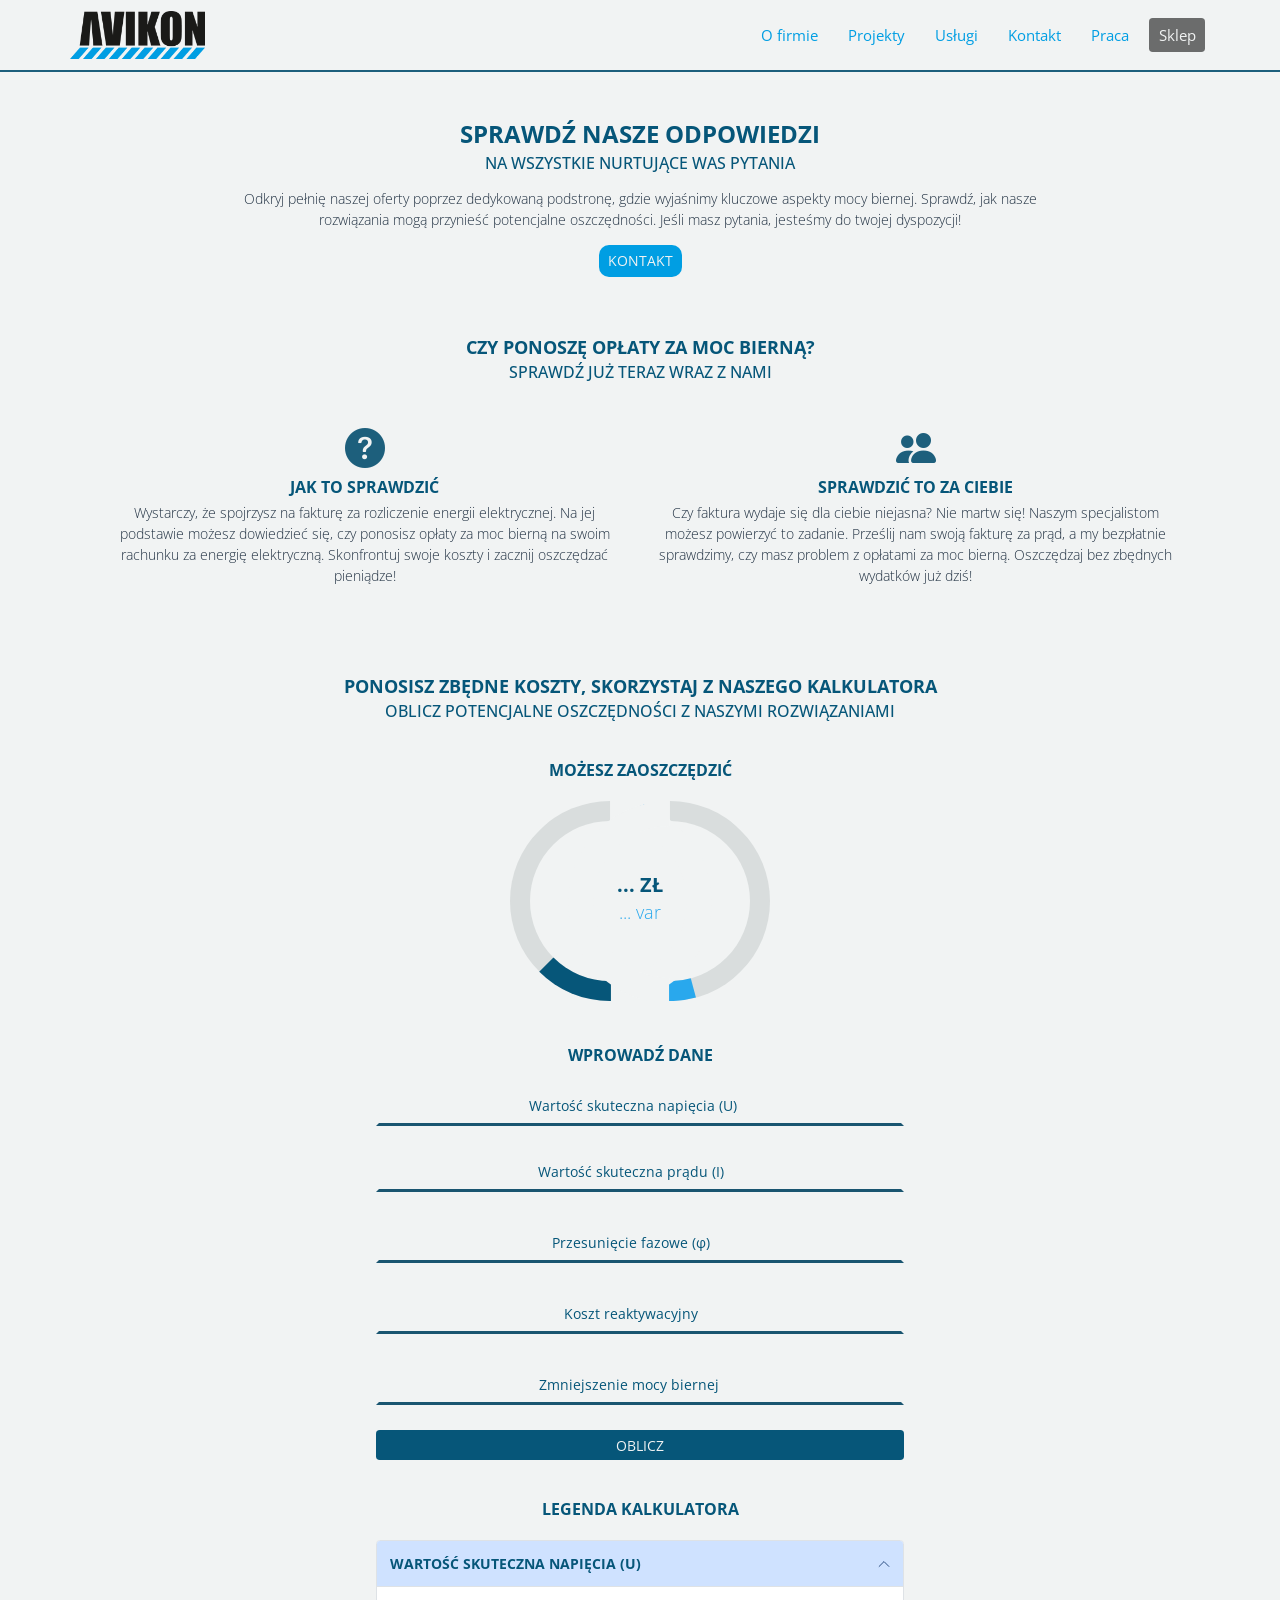
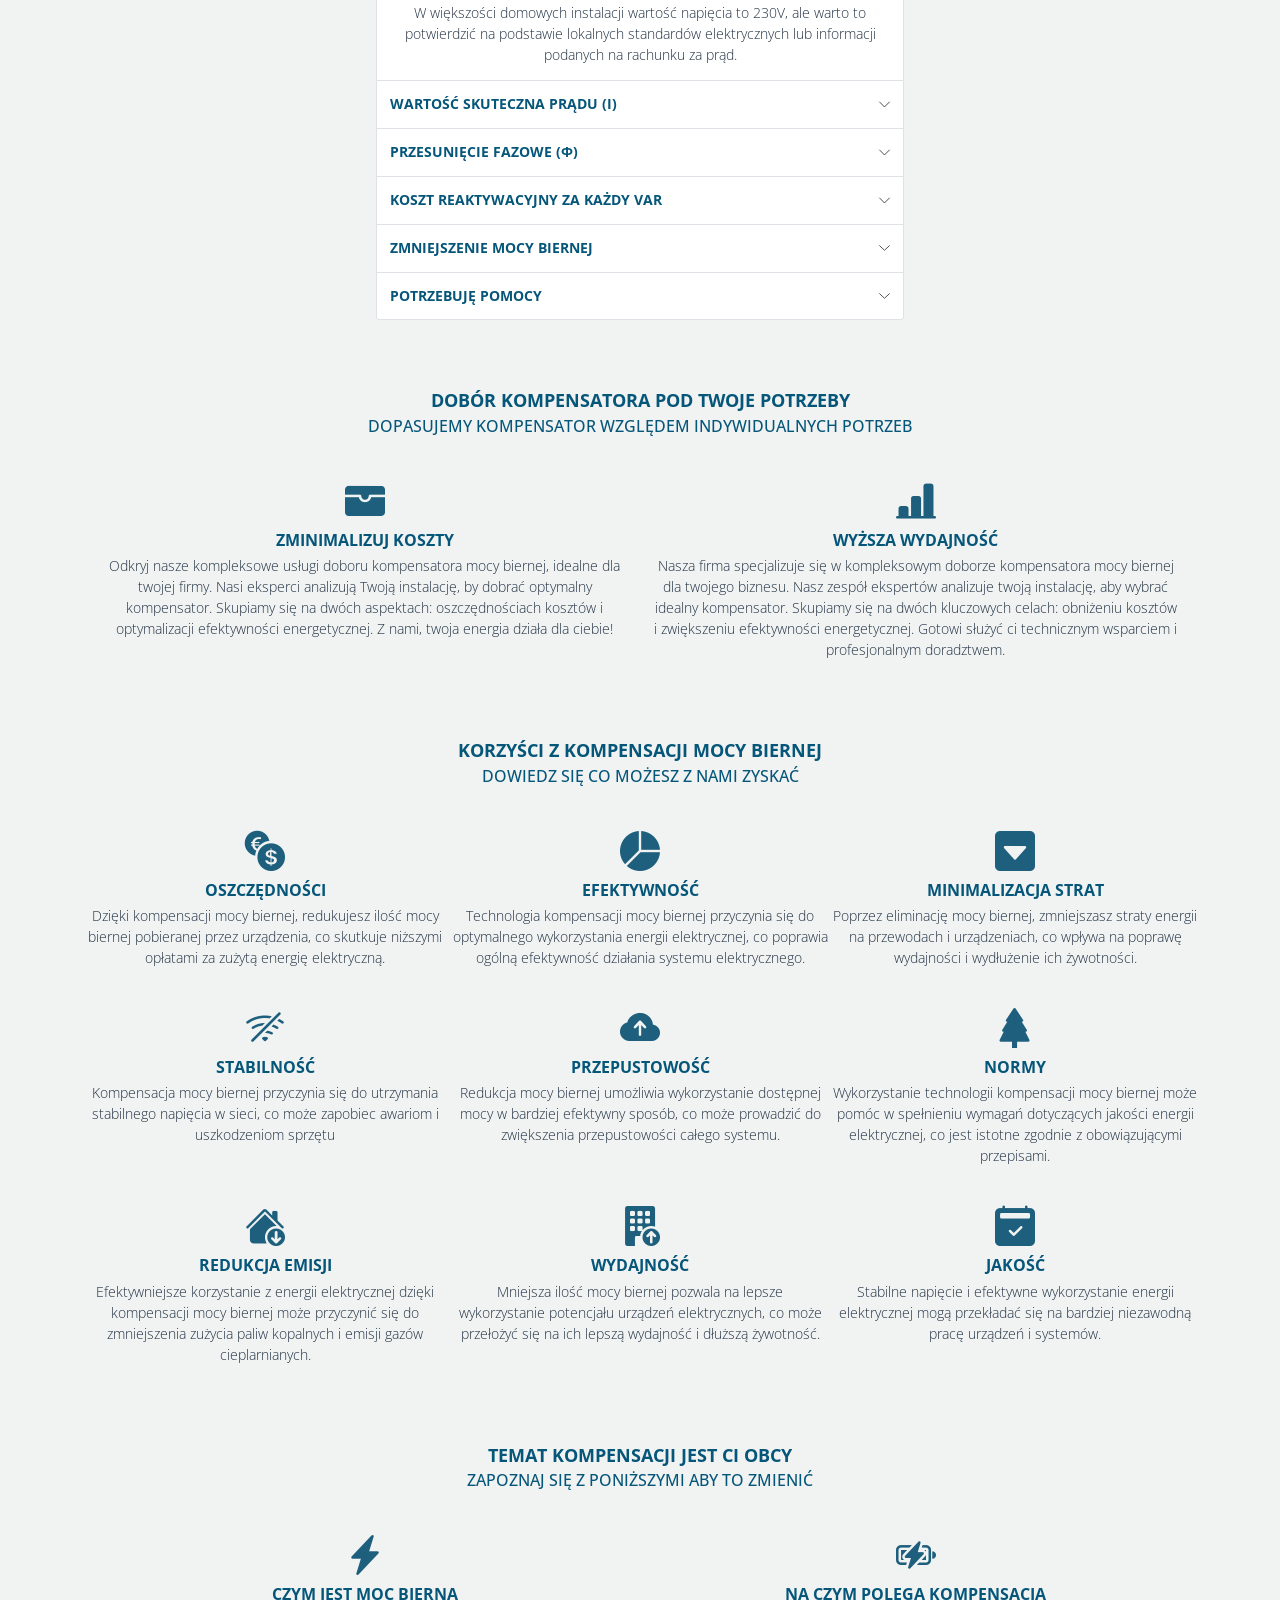
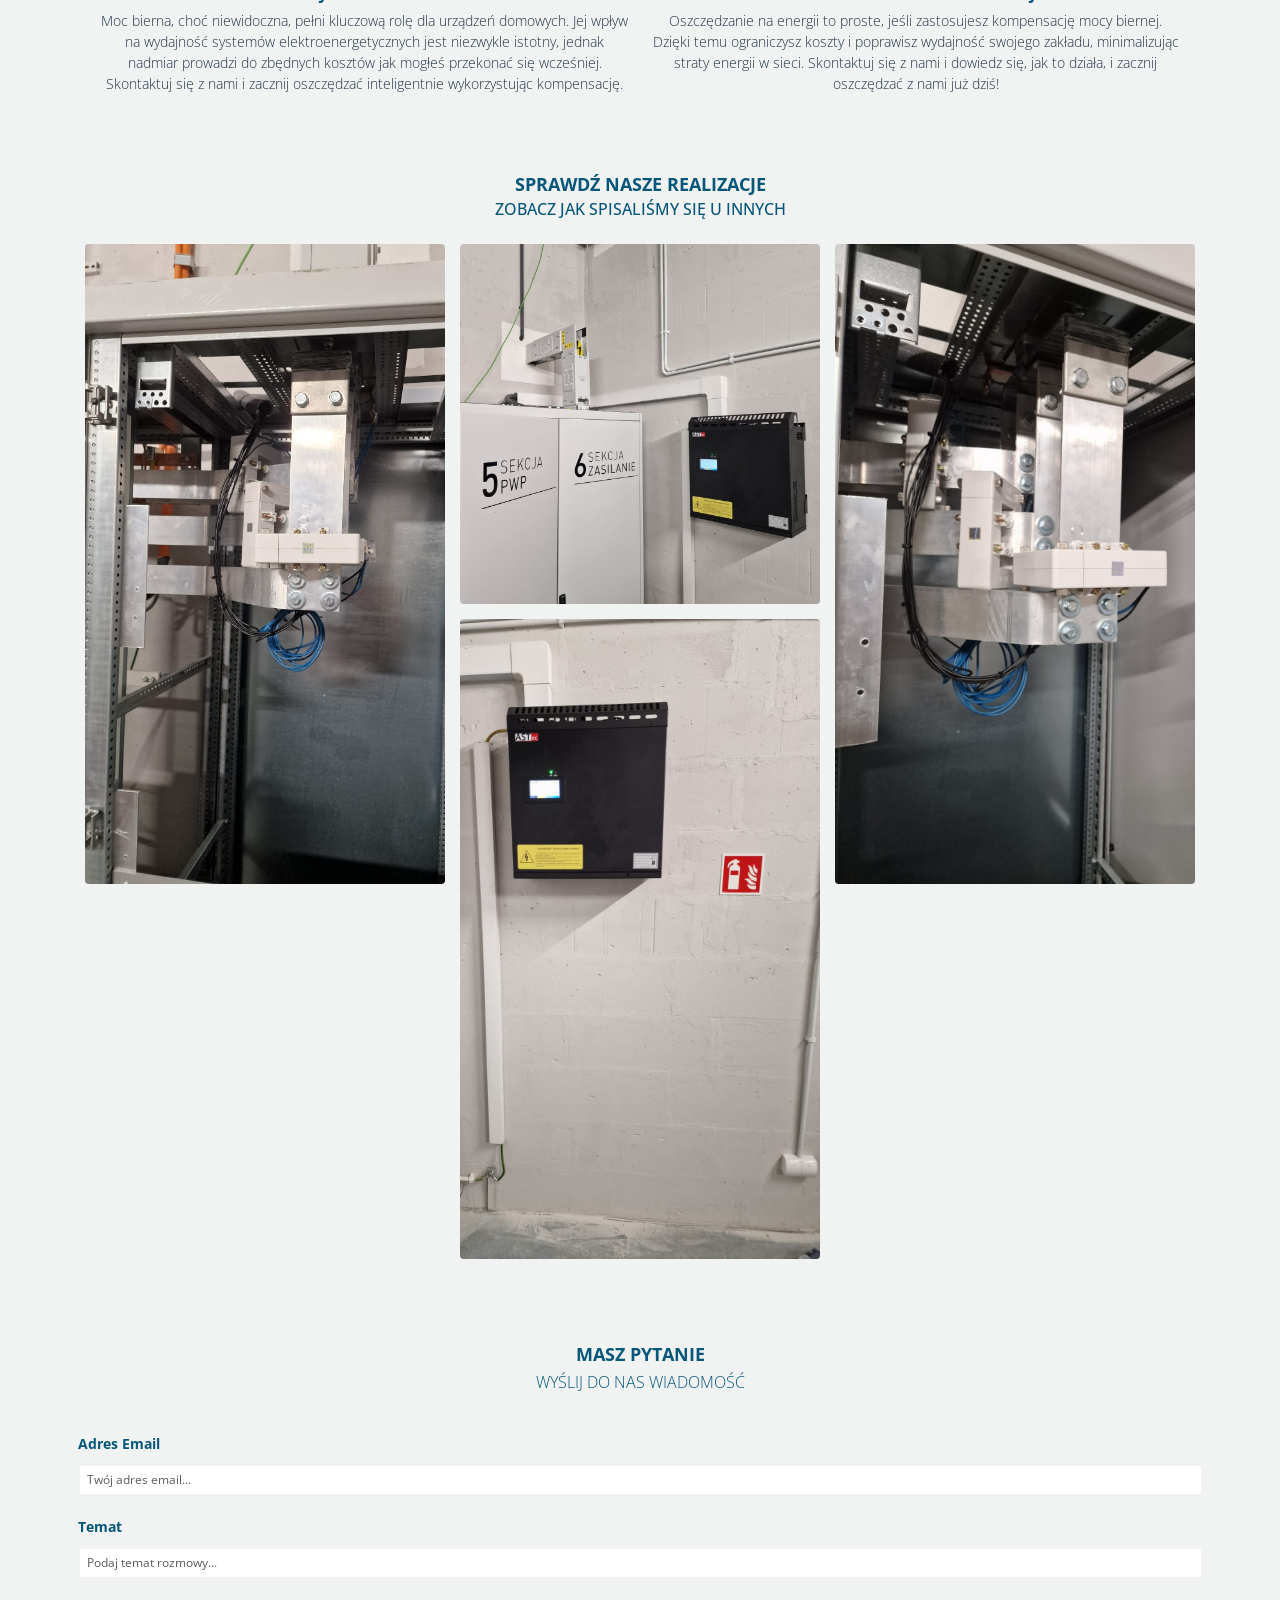
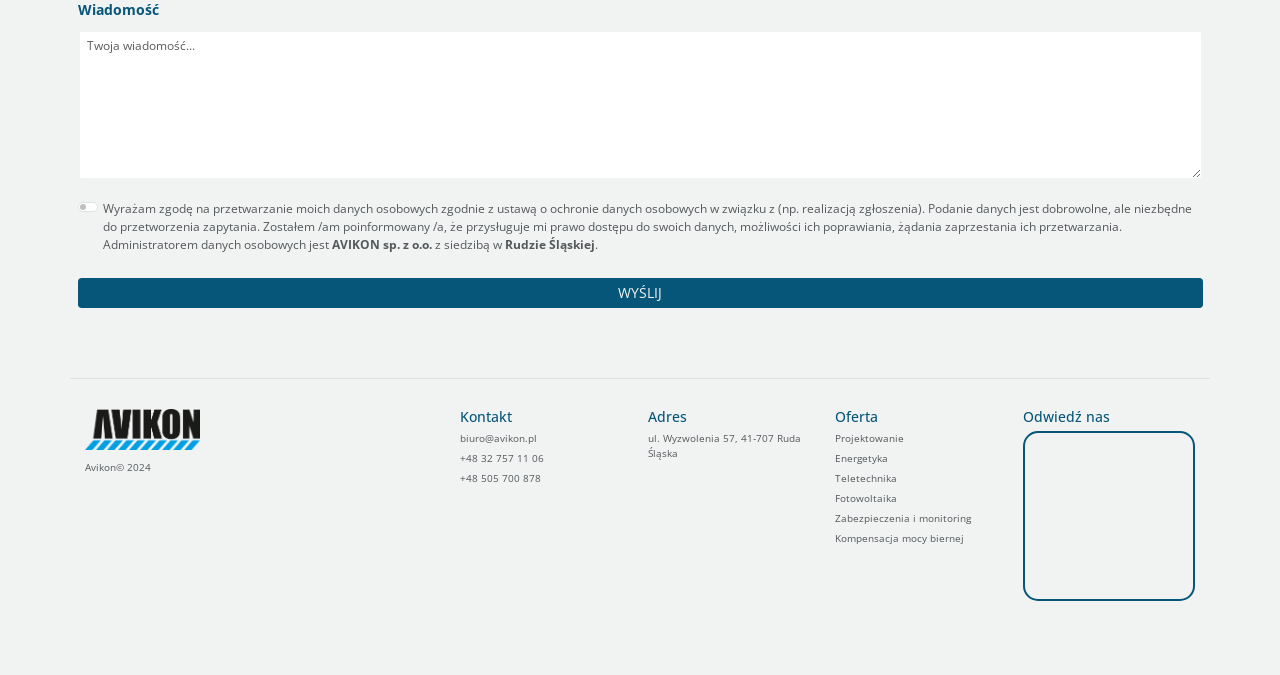
<file: kompensacja.html>
<!DOCTYPE html>
<html lang="pl">
  <head>
    <!-- SEO Meta Tags -->
    <meta charset="utf-8" />
    <meta name="viewport" content="width=device-width, initial-scale=1" />
    <meta
      name="keywords"
      content="kompensacja mocy biernej, kompensatory, koszty, kalkulator wydatków, korzyści kompensacji, montaż, redukcja emisji, śląsk, ruda śląska, avikon, woźnica, wydajność, stabilność, napięcie"
    />
    <meta
      name="description"
      content="Zobacz, ile możesz zyskać dzięki kompensacji mocy biernej. Odkryj korzyści płynące z wykorzystania kompensatorów w twoich systemach - zauważysz, że oszczędności mogą być naprawdę imponujące. "
    />

    <!-- Title -->
    <title>Avikon | Kompensacja Mocy Biernej</title>
    <!-- Icon -->
    <link rel="icon" href="img/favicon.png" />
    <!-- GoogleFonts CSS CDN -->
    <link rel="preconnect" href="https://fonts.googleapis.com" />
    <link rel="preconnect" href="https://fonts.gstatic.com" crossorigin />
    <link
      href="https://fonts.googleapis.com/css2?family=Open+Sans:ital,wght@0,300..800;1,300..800&display=swap"
      rel="stylesheet"
    />
    <!-- Bootstrap CSS CDN -->
    <link
      href="https://cdn.jsdelivr.net/npm/bootstrap@5.3.3/dist/css/bootstrap.min.css"
      rel="stylesheet"
      integrity="sha384-QWTKZyjpPEjISv5WaRU9OFeRpok6YctnYmDr5pNlyT2bRjXh0JMhjY6hW+ALEwIH"
      crossorigin="anonymous"
    />
    <!-- Bootstrap Icons CDN -->
    <link
      rel="stylesheet"
      href="https://cdn.jsdelivr.net/npm/bootstrap-icons@1.11.3/font/bootstrap-icons.min.css"
    />
    <!-- Dedicated Css Files -->
    <link rel="stylesheet" href="./css/main.min.css" />
    <link rel="stylesheet" href="./css/compensation.min.css" />
  </head>
  <body
    data-bs-spy="scroll"
    data-bs-target="#navigation"
    data-bs-root-margin="0px 0px -40% 0px"
    smoothScroll="true"
  >
    <div
      data-bs-spy="scroll"
      data-bs-target="#navbarNavAltMarkup"
      data-bs-root-margin="0px 0px -40% 0px"
      smoothScroll="true"
      class="secondBody"
    >
      <!-- Navigation -->
      <nav id="navigation" class="navbar fixed-top navbar-expand-md bg-body-tertiary">
  <!-- Mobile Navigation -->
  <div class="contentContainer container-fluid px-4 d-md-none">
  <!-- Company Logo -->
  <a class="contentContainer__navlink navbar-brand" href="index.html">
    <img
      src="./img/Avikon.png"
      alt="Logo Firmy Avikon"
      class="contentContainer__navlink__logo"
      width="115"
      height="auto"
    />
  </a>
  <!-- Nav Button -->
  <button
    class="contentContainer__navButton navbar-toggler collapsed"
    type="button"
    data-bs-toggle="collapse"
    data-bs-target="#navbarNavAltMarkup"
    aria-controls="navbarNavAltMarkup"
    aria-expanded="false"
    aria-label="Toggle navigation"
  >
    <i class="contentContainer__navButton__icon bi bi-list"></i>
  </button>

  <!-- Nav Links -->
  <div
    class="contentContainer__navContainer collapse navbar-collapse"
    id="navbarNavAltMarkup"
    role="tablist"
  >
    <div class="contentContainer__navContainer__list navbar-nav">
      <a
        href="index.html#aboutUs"
        class="contentContainer__navContainer__list__element nav-link my-3 active"
        >O FIRMIE</a
      >
      <a
        href="index.html#orderStages"
        class="contentContainer__navContainer__list__element nav-link my-3"
        >PROJEKTY</a
      >
      <a
        href="index.html#offer"
        class="contentContainer__navContainer__list__element nav-link my-3"
        >USŁUGI</a
      >
      <a
        href="#contact"
        class="contentContainer__navContainer__list__element nav-link my-3"
        >KONTAKT</a
      >
      <a
        href="index.html#work"
        class="contentContainer__navContainer__list__element nav-link my-3"
        >PRACA</a
      >
    </div>
  </div>
</div>


  <!-- Desktop Navigation -->
  <div class="desktopContainer container-fluid">
  <div class="container d-none d-md-flex justify-content-between px-0 py-1">
    <!-- Company Logo -->
    <a class="desktopContainer__navLink navbar-brand" href="index.html">
      <img
        src="./img/Avikon.png"
        alt="Logo Firmy Avikon"
        width="150"
        height="auto"
        class="desktopContainer__navLink__logo"
      />
    </a>
    <!-- Nav Links Desktop -->

    <div class="desktopContainer__navBar navbar-nav" role="tablist">
      <a
        class="desktopContainer__navBar__Link mx-2 px-3 py-2 nav-link active"
        aria-current="page"
        href="index.html#aboutUs"
        >O firmie</a
      >
      <a
        class="desktopContainer__navBar__Link mx-2 px-3 py-2 nav-link"
        href="index.html#orderStages"
        >Projekty</a
      >
      <a
        class="desktopContainer__navBar__Link mx-2 px-3 py-2 nav-link"
        aria-current="page"
        href="index.html#offer"
        >Usługi</a
      >
      <a
        class="desktopContainer__navBar__Link mx-2 px-3 py-2 nav-link"
        href="index.html#contact"
        >Kontakt</a
      >
      <a
        class="desktopContainer__navBar__Link mx-2 px-3 py-2 nav-link"
        href="index.html#work"
        >Praca</a
      >

      <!-- Przyciski -->
      <!-- <a
        href="https://www.facebook.com/P.P.H.U.AVIKON/?locale=pl_PL"
        target="_blank"
        class="btn mx-2 desktopContainer__navBar__LinkBtn"
        >Facebook</a
      > -->
      <a
        href="shop.html"
        class="btn btn-outline-secondary mx-2 desktopContainer__navBar__LinkBtn desktopContainer__navBar__LinkBtn--disabled"
        >Sklep</a
      >
    </div>
  </div>
</div>

</nav>


      <!-- Header section -->
      <header class="subHeaderSection py-5 container-fluid">
  <div
    class="subHeaderSection__headers container d-flex flex-column align-items-center pt-md-5"
  >
    <h1 class="subHeaderSection__header">SPRAWDŹ NASZE ODPOWIEDZI</h1>
    <h2 class="subHeaderSection__subHeader mb-4">
      NA WSZYSTKIE NURTUJĄCE WAS PYTANIA
    </h2>
    <p class="subHeaderSection__text">
      Odkryj pełnię naszej oferty poprzez dedykowaną podstronę, gdzie wyjaśnimy
      kluczowe aspekty mocy biernej. Sprawdź, jak nasze rozwiązania mogą
      przynieść potencjalne oszczędności. Jeśli masz pytania, jesteśmy do twojej
      dyspozycji!
    </p>

    <a href="#contact" class="subHeaderSection__button mt-2">KONTAKT</a>
  </div>
</header>


      <main class="main">
        <!-- Fees from compensation -->
        <section class="py-5 container-fluid d-flex flex-column align-items-center">
  <!-- Headers -->
  <div class="container d-flex flex-column align-items-center pb-3">
    <h3>Czy ponoszę opłaty za moc bierną?</h3>
    <h4 class="mb-md-4">SPRAWDŹ JUŻ TERAZ WRAZ Z NAMI</h4>
  </div>

  <!-- Content -->
  <div
    class="container d-flex flex-wrap align-items-center justify-content-evenly"
  >
    <!-- Card #1 -->
    <div class="d-flex flex-column align-items-center my-3">
      <i class="bi bi-question-circle-fill"></i>
      <h5>JAK TO SPRAWDZIĆ</h5>
      <p>
        Wystarczy, że spojrzysz na fakturę za rozliczenie energii elektrycznej.
        Na jej podstawie możesz dowiedzieć się, czy ponosisz opłaty za moc
        bierną na swoim rachunku za energię elektryczną. Skonfrontuj swoje
        koszty i zacznij oszczędzać pieniądze!
      </p>
    </div>

    <!-- Card #2 -->
    <div class="d-flex flex-column align-items-center my-3">
      <i class="bi bi-people-fill"></i>
      <h5>SPRAWDZIĆ TO ZA CIEBIE</h5>
      <p>
        Czy faktura wydaje się dla ciebie niejasna? Nie martw się! Naszym
        specjalistom możesz powierzyć to zadanie. Prześlij nam swoją fakturę za
        prąd, a my bezpłatnie sprawdzimy, czy masz problem z opłatami za moc
        bierną. Oszczędzaj bez zbędnych wydatków już dziś!
      </p>
    </div>
  </div>
</section>


        <!-- Kalkulator !!!!! -->
        <section
  class="py-5 container-fluid d-none d-sm-flex flex-column align-items-center mt-3"
>
  <!-- Headers -->
  <div class="container d-flex flex-column align-items-center pb-3">
    <h3>PONOSISZ ZBĘDNE KOSZTY, SKORZYSTAJ Z NASZEGO KALKULATORA</h3>
    <h4 class="mb-md-4">
      OBLICZ POTENCJALNE OSZCZĘDNOŚCI Z NASZYMI ROZWIĄZANIAMI
    </h4>
  </div>

  <!-- Content -->
  <div
    class="container calculator d-flex flex-wrap align-items-start justify-content-center"
  >
    <div
      class="calculator__results d-flex flex-column justify-content-center align-items-center py-4 mb-3"
    >
      <h5 class="mb-3">MOŻESZ ZAOSZCZĘDZIĆ</h5>
      <div
        class="calculator__results__scores d-flex justify-content-center align-items-center mt-3"
      >
        <!-- PowerSavings -->
        <div
          class="calculator__results__scores__container calculator__results__scores__container--power"
        >
          <div class="calculator__results__scores__container__indicator"></div>
          <div
            class="calculator__results__scores__container__indicator calculator__results__scores__container__indicator--scale"
            id="moneyIndicator"
          ></div>
          <div
            class="calculator__results__scores__container__indicator calculator__results__scores__container__indicator--cover calculator__results__scores__container__indicator--cover--first"
          ></div>
        </div>

        <div
          class="calculator__results__scores__container__results d-flex flex-column justify-content-center align-items-center"
        >
          <h5
            class="calculator__results__scores__container__results__header"
            id="moneyResult"
          >
            ... zł
          </h5>
          <h6
            class="calculator__results__scores__container__results__subHeader"
            id="voltageResult"
          >
            ... var
          </h6>
        </div>

        <!-- MoneySavings -->
        <div
          class="calculator__results__scores__container calculator__results__scores__container--money"
        >
          <div
            class="calculator__results__scores__container__indicator calculator__results__scores__container__indicator--secondary"
          ></div>
          <div
            class="calculator__results__scores__container__indicator calculator__results__scores__container__indicator--scale calculator__results__scores__container__indicator--scale--secondary"
            id="powerIndicator"
          ></div>
          <div
            class="calculator__results__scores__container__indicator calculator__results__scores__container__indicator--cover calculator__results__scores__container__indicator--cover--secondary"
          ></div>
        </div>
      </div>
    </div>

    <!-- Calculator inputs -->
    <div
      class="calculator__data d-flex flex-column align-items-center justify-content-evenly m-3 mx-5"
    >
      <h5 class="my-3">WPROWADŹ DANE</h5>
      <input
        class="calculator__data__input my-3"
        type="number"
        placeholder="Wartość skuteczna napięcia (U)"
      />
      <input
        class="calculator__data__input my-4"
        type="number"
        placeholder="Wartość skuteczna prądu (I) "
      />
      <input
        class="calculator__data__input my-4"
        type="number"
        placeholder="Przesunięcie fazowe (φ) "
      />
      <input
        class="calculator__data__input my-4"
        type="number"
        placeholder="Koszt reaktywacyjny "
      />
      <input
        class="calculator__data__input my-4"
        type="number"
        placeholder="Zmniejszenie mocy biernej  "
      />
      <button
        type="button"
        class="btn calculator__data__button my-3"
        id="calcButton"
      >
        OBLICZ
      </button>
    </div>

    <!-- Calculator Legend -->
    <div
      class="calculator__legend d-flex flex-column align-items-center justify-content-evenly m-3 mx-5"
    >
      <h5 class="my-3">LEGENDA KALKULATORA</h5>

      <div
        class="accordion calculator__legend__accordion mt-3"
        id="calculatorLegend"
      >
        <!-- First Element -->
        <div class="accordion-item calculator__legend__accordion__item">
          <h2 class="accordion-header">
            <button
              class="accordion-button text-center calculator__legend__accordion__item__header py-4"
              type="button"
              data-bs-toggle="collapse"
              data-bs-target="#collapseOne"
              aria-expanded="true"
              aria-controls="collapseOne"
            >
              Wartość skuteczna napięcia (U)
            </button>
          </h2>
          <div
            id="collapseOne"
            class="accordion-collapse collapse show"
            data-bs-parent="#calculatorLegend"
          >
            <div
              class="accordion-body calculator__legend__accordion__item__text py-4"
            >
              W większości domowych instalacji wartość napięcia to 230V, ale
              warto to potwierdzić na podstawie lokalnych standardów
              elektrycznych lub informacji podanych na rachunku za prąd.
            </div>
          </div>
        </div>

        <!-- Second Element -->
        <div class="accordion-item calculator__legend__accordion__item">
          <h2 class="accordion-header">
            <button
              class="accordion-button calculator__legend__accordion__item__header py-4 collapsed"
              type="button"
              data-bs-toggle="collapse"
              data-bs-target="#collapseTwo"
              aria-expanded="false"
              aria-controls="collapseTwo"
            >
              Wartość skuteczna prądu (I)
            </button>
          </h2>
          <div
            id="collapseTwo"
            class="accordion-collapse collapse"
            data-bs-parent="#calculatorLegend"
          >
            <div
              class="accordion-body calculator__legend__accordion__item__text py-4"
            >
              Wartość prądu zazwyczaj wynosi 15-20A w domowych instalacjach, ale
              może się różnić w zależności od zużycia energii i ilości
              podłączonych urządzeń. Informacje te można znaleźć na rachunku za
              prąd lub poprzez pomiary przy użyciu miernika prądu.
            </div>
          </div>
        </div>

        <!-- Third Element -->
        <div class="accordion-item calculator__legend__accordion__item">
          <h2 class="accordion-header">
            <button
              class="accordion-button calculator__legend__accordion__item__header py-4 collapsed"
              type="button"
              data-bs-toggle="collapse"
              data-bs-target="#collapseThree"
              aria-expanded="false"
              aria-controls="collapseThree"
            >
              Przesunięcie fazowe (φ)
            </button>
          </h2>
          <div
            id="collapseThree"
            class="accordion-collapse collapse"
            data-bs-parent="#calculatorLegend"
          >
            <div
              class="accordion-body calculator__legend__accordion__item__text py-4"
            >
              Przesunięcie fazowe między napięciem a prądem zazwyczaj wynosi
              około 0-30 stopni w domowych instalacjach elektrycznych, ale warto
              to sprawdzić w dokumentacji urządzenia lub poprzez konsultację z
              elektrykiem.
            </div>
          </div>
        </div>

        <!-- Fourth Element -->
        <div class="accordion-item calculator__legend__accordion__item">
          <h2 class="accordion-header">
            <button
              class="accordion-button calculator__legend__accordion__item__header py-4 collapsed"
              type="button"
              data-bs-toggle="collapse"
              data-bs-target="#collapseFour"
              aria-expanded="false"
              aria-controls="collapseFour"
            >
              Koszt reaktywacyjny za każdy var
            </button>
          </h2>
          <div
            id="collapseFour"
            class="accordion-collapse collapse"
            data-bs-parent="#calculatorLegend"
          >
            <div
              class="accordion-body calculator__legend__accordion__item__text py-4"
            >
              Koszt reaktywacyjny za każdy var może różnić się w zależności od
              dostawcy energii elektrycznej i rodzaju umowy. Informacje te można
              znaleźć na rachunku za prąd lub poprzez kontakt z dostawcą
              energii.
            </div>
          </div>
        </div>

        <!-- Fifth Element -->
        <div class="accordion-item calculator__legend__accordion__item">
          <h2 class="accordion-header">
            <button
              class="accordion-button calculator__legend__accordion__item__header py-4 collapsed"
              type="button"
              data-bs-toggle="collapse"
              data-bs-target="#collapseFive"
              aria-expanded="false"
              aria-controls="collapseFive"
            >
              Zmniejszenie mocy biernej
            </button>
          </h2>
          <div
            id="collapseFive"
            class="accordion-collapse collapse"
            data-bs-parent="#calculatorLegend"
          >
            <div
              class="accordion-body calculator__legend__accordion__item__text py-4"
            >
              Zmniejszenie mocy biernej może być określone na podstawie audytu
              energetycznego lub oceny potrzeb instalacji. Wartości te mogą być
              różne w zależności od charakterystyki obciążenia elektrycznego w
              danym budynku lub zakładzie.
            </div>
          </div>
        </div>

        <!-- Sixth Element -->
        <div class="accordion-item calculator__legend__accordion__item">
          <h2 class="accordion-header">
            <button
              class="accordion-button calculator__legend__accordion__item__header py-4 collapsed"
              type="button"
              data-bs-toggle="collapse"
              data-bs-target="#collapseSix"
              aria-expanded="false"
              aria-controls="collapseSix"
            >
              POTRZEBUJĘ POMOCY
            </button>
          </h2>
          <div
            id="collapseSix"
            class="accordion-collapse collapse"
            data-bs-parent="#calculatorLegend"
          >
            <div
              class="accordion-body calculator__legend__accordion__item__text py-4"
            >
              <a href="#contact" class="btn calculator__data__button my-3"
                >KONTAKT</a
              >
            </div>
          </div>
        </div>
      </div>
    </div>
  </div>
</section>


        <!-- Selection section -->
        <section class="py-5 container-fluid d-flex flex-column align-items-center">
  <!-- Headers -->
  <div class="container d-flex flex-column align-items-center pb-3">
    <h3>DOBÓR KOMPENSATORA POD TWOJE POTRZEBY</h3>
    <h4 class="mb-md-4">
      DOPASUJEMY KOMPENSATOR WZGLĘDEM INDYWIDUALNYCH POTRZEB
    </h4>
  </div>

  <!-- Content -->
  <div
    class="container d-flex flex-wrap align-items-start justify-content-evenly"
  >
    <!-- Card #1 -->
    <div class="d-flex flex-column align-items-center my-3">
      <i class="bi bi-wallet-fill"></i>
      <h5>ZMINIMALIZUJ KOSZTY</h5>
      <p>
        Odkryj nasze kompleksowe usługi doboru kompensatora mocy biernej,
        idealne dla twojej firmy. Nasi eksperci analizują Twoją instalację, by
        dobrać optymalny kompensator. Skupiamy się na dwóch aspektach:
        oszczędnościach kosztów i optymalizacji efektywności energetycznej. Z
        nami, twoja energia działa dla ciebie!
      </p>
    </div>

    <!-- Card #2 -->
    <div class="d-flex flex-column align-items-center my-3">
      <i class="bi bi-bar-chart-line-fill"></i>
      <h5>WYŻSZA WYDAJNOŚĆ</h5>
      <p>
        Nasza firma specjalizuje się w kompleksowym doborze kompensatora mocy
        biernej dla twojego biznesu. Nasz zespół ekspertów analizuje twoją
        instalację, aby wybrać idealny kompensator. Skupiamy się na dwóch
        kluczowych celach: obniżeniu kosztów i zwiększeniu efektywności
        energetycznej. Gotowi służyć ci technicznym wsparciem i profesjonalnym
        doradztwem.
      </p>
    </div>
  </div>
</section>


        <!-- Benefits section -->
        <section class="py-5 container-fluid d-flex flex-column align-items-center">
  <!-- Headers -->
  <div class="container d-flex flex-column align-items-center pb-3">
    <h3>KORZYŚCI Z KOMPENSACJI MOCY BIERNEJ</h3>
    <h4 class="mb-md-4">DOWIEDZ SIĘ CO MOŻESZ Z NAMI ZYSKAĆ</h4>
  </div>

  <!-- Content -->
  <div
    class="container d-flex flex-wrap align-items-start justify-content-evenly"
  >
    <!-- Card #1 -->
    <div class="d-flex flex-column align-items-center my-3">
      <i class="bi bi-currency-exchange"></i>
      <h5>Oszczędności</h5>
      <p class="smaller">
        Dzięki kompensacji mocy biernej, redukujesz ilość mocy biernej
        pobieranej przez urządzenia, co skutkuje niższymi opłatami za zużytą
        energię elektryczną.
      </p>
    </div>

    <!-- Card #2 -->
    <div class="d-flex flex-column align-items-center my-3">
      <i class="bi bi-pie-chart-fill"></i>
      <h5>EFEKTYWNOŚĆ</h5>
      <p class="smaller">
        Technologia kompensacji mocy biernej przyczynia się do optymalnego
        wykorzystania energii elektrycznej, co poprawia ogólną efektywność
        działania systemu elektrycznego.
      </p>
    </div>

    <!-- Card #3 -->
    <div class="d-flex flex-column align-items-center my-3">
      <i class="bi bi-caret-down-square-fill"></i>
      <h5>MINIMALIZACJA STRAT</h5>
      <p class="smaller">
        Poprzez eliminację mocy biernej, zmniejszasz straty energii na
        przewodach i urządzeniach, co wpływa na poprawę wydajności i wydłużenie
        ich żywotności.
      </p>
    </div>

    <!-- Card #4 -->
    <div class="d-flex flex-column align-items-center my-3">
      <i class="bi bi-wifi-off"></i>
      <h5>STABILNOŚĆ</h5>
      <p class="smaller">
        Kompensacja mocy biernej przyczynia się do utrzymania stabilnego
        napięcia w sieci, co może zapobiec awariom i uszkodzeniom sprzętu
      </p>
    </div>

    <!-- Card #5 -->
    <div class="d-flex flex-column align-items-center my-3">
      <i class="bi bi-cloud-arrow-up-fill"></i>
      <h5>PRZEPUSTOWOŚĆ</h5>
      <p class="smaller">
        Redukcja mocy biernej umożliwia wykorzystanie dostępnej mocy w bardziej
        efektywny sposób, co może prowadzić do zwiększenia przepustowości całego
        systemu.
      </p>
    </div>

    <!-- Card #6 -->
    <div class="d-flex flex-column align-items-center my-3">
      <i class="bi bi-tree-fill"></i>
      <h5>NORMY</h5>
      <p class="smaller">
        Wykorzystanie technologii kompensacji mocy biernej może pomóc w
        spełnieniu wymagań dotyczących jakości energii elektrycznej, co jest
        istotne zgodnie z obowiązującymi przepisami.
      </p>
    </div>

    <!-- Card #7 -->
    <div class="d-flex flex-column align-items-center my-3">
      <i class="bi bi-house-down-fill"></i>
      <h5>REDUKCJA EMISJI</h5>
      <p class="smaller">
        Efektywniejsze korzystanie z energii elektrycznej dzięki kompensacji
        mocy biernej może przyczynić się do zmniejszenia zużycia paliw kopalnych
        i emisji gazów cieplarnianych.
      </p>
    </div>

    <!-- Card #8 -->
    <div class="d-flex flex-column align-items-center my-3">
      <i class="bi bi-building-fill-up"></i>
      <h5>WYDAJNOŚĆ</h5>
      <p class="smaller">
        Mniejsza ilość mocy biernej pozwala na lepsze wykorzystanie potencjału
        urządzeń elektrycznych, co może przełożyć się na ich lepszą wydajność i
        dłuższą żywotność.
      </p>
    </div>

    <!-- Card #9 -->
    <div class="d-flex flex-column align-items-center my-3">
      <i class="bi bi-calendar2-check-fill"></i>
      <h5>JAKOŚĆ</h5>
      <p class="smaller">
        Stabilne napięcie i efektywne wykorzystanie energii elektrycznej mogą
        przekładać się na bardziej niezawodną pracę urządzeń i systemów.
      </p>
    </div>
  </div>
</section>


        <!-- Explenation section -->
        <section class="py-5 container-fluid d-flex flex-column align-items-center">
  <!-- Headers -->
  <div class="container d-flex flex-column align-items-center pb-3">
    <h3>TEMAT KOMPENSACJI JEST CI OBCY</h3>
    <h4 class="mb-md-4">ZAPOZNAJ SIĘ Z PONIŻSZYMI ABY TO ZMIENIĆ</h4>
  </div>

  <!-- Content -->
  <div
    class="container d-flex flex-wrap align-items-center justify-content-evenly"
  >
    <!-- Card #1 -->
    <div class="d-flex flex-column align-items-center my-3">
      <i class="bi bi-lightning-charge-fill"></i>
      <h5>CZYM JEST MOC BIERNA</h5>
      <p>
        Moc bierna, choć niewidoczna, pełni kluczową rolę dla urządzeń domowych.
        Jej wpływ na wydajność systemów elektroenergetycznych jest niezwykle
        istotny, jednak nadmiar prowadzi do zbędnych kosztów jak mogłeś
        przekonać się wcześniej. Skontaktuj się z nami i zacznij oszczędzać
        inteligentnie wykorzystując kompensację.
      </p>
    </div>

    <!-- Card #2 -->
    <div class="d-flex flex-column align-items-center my-3">
      <i class="bi bi-battery-charging"></i>
      <h5>NA CZYM POLEGA KOMPENSACJA</h5>
      <p>
        Oszczędzanie na energii to proste, jeśli zastosujesz kompensację mocy
        biernej. Dzięki temu ograniczysz koszty i poprawisz wydajność swojego
        zakładu, minimalizując straty energii w sieci. Skontaktuj się z nami i
        dowiedz się, jak to działa, i zacznij oszczędzać z nami już dziś!
      </p>
    </div>
  </div>
</section>


        <!-- Galeria !!!!! -->
        <section class="py-5 container-fluid d-flex flex-column align-items-center">
  <!-- Headers -->
  <div class="container d-flex flex-column align-items-center pb-3">
    <h3>SPRAWDŹ NASZE REALIZACJE</h3>
    <h4 class="mb-md-4">ZOBACZ JAK SPISALIŚMY SIĘ U INNYCH</h4>
  </div>

  <!-- Gallery -->
  <div class="closingImage">
    <!-- <i class="bi bi-x-circle closingImage__icon d-none d-md-block"></i> -->
  </div>
  <div class="row container">
    <div class="col-lg-4 col-md-12 mb-4 mb-lg-0">
      <img
        src="./img/kompensacja/1.jpg"
        class="w-100 shadow-1-strong rounded mb-4 galleryImage"
        alt="Zdjęcie domowej skrzynki po adaptacji"
      />

      <!-- <img
        src="./img/kompensacja/2.jpg"
        class="w-100 shadow-1-strong rounded mb-4"
        alt="Przejście przez kompensatory"
      /> -->
    </div>

    <div class="col-lg-4 mb-4 mb-lg-0">
      <img
        src="./img/kompensacja/2.jpg"
        class="w-100 shadow-1-strong rounded mb-4"
        alt="Zdjęcie rozdzielni po adaptacji"
      />
      <img
        src="./img/kompensacja/3.jpg"
        class="w-100 shadow-1-strong rounded mb-4 galleryImage galleryImage--squared"
        alt="Sala z kompensatorami"
      />
    </div>

    <div class="col-lg-4 mb-4 mb-lg-0">
      <img
        src="./img/kompensacja/4.jpg"
        class="w-100 shadow-1-strong rounded mb-4 galleryImage"
        alt="Box elektryczny na tle pola"
      />

      <!-- <img
        src="./img/kompensacja/6.png"
        class="w-100 shadow-1-strong rounded mb-4"
        alt="Wdrożone kompensatory na rozdzielni"
      /> -->
    </div>
  </div>
  <!-- Gallery -->
</section>


        <!-- Contact Form -->
        <div id="contact">
          <section
  class="contactForm container-fluid d-flex flex-column py-5 px-0"
  id="contactForm"
>
  <!-- Nagłówki -->
  <div class="container d-flex flex-column py-3 mb-4">
    <h3 class="contactForm__tittle pb-1">MASZ PYTANIE</h3>
    <h4 class="contactForm__subTittle pb-2 pb-sm-0">WYŚLIJ DO NAS WIADOMOŚĆ</h4>
  </div>
  <!-- Formularz -->
  <form
    class="contactForm__form container d-flex flex-column align-items-center align-items-md-start justify-content-evenly py-3"
    action="./mailer.php"
    method="post"
  >
    <!-- Text -->
    <div
      class="mb-3 contactForm__form__emailContainer d-flex flex-column align-items-center align-items-md-start justify-content-evenly"
    >
      <!-- Email -->
      <label
        for="email"
        class="contactForm__form__emailContainer__header form-label"
        >Adres Email</label
      >
      <input
        type="email"
        class="form-control py-2 mt-2"
        required
        id="email"
        name="email"
        placeholder="Twój adres email..."
      />
    </div>

    <!-- Text -->
    <div
      class="my-3 contactForm__form__emailContainer d-flex flex-column align-items-center align-items-md-start justify-content-evenly"
    >
      <!-- Email -->
      <label
        for="topic"
        class="contactForm__form__emailContainer__header form-label"
        >Temat</label
      >
      <input
        type="text"
        class="form-control py-2 mt-2"
        id="topic"
        required
        name="topic"
        placeholder="Podaj temat rozmowy..."
      />
    </div>
    <!-- Message -->
    <div
      class="my-3 contactForm__form__messageContainer d-flex flex-column align-items-center align-items-md-start justify-content-evenly"
    >
      <label
        for="message"
        class="contactForm__form__messageContainer__header form-label"
        >Wiadomość</label
      >
      <textarea
        class="form-control py-2 mt-2"
        required
        id="message"
        name="message"
        placeholder="Twoja wiadomość..."
        rows="2"
      ></textarea>
    </div>

    <!-- Rodo -->
    <div class="contactForm__form__rodo form-check form-switch mb-2 mt-3">
      <input
        class="contactForm__form__rodo__switch form-check-input"
        type="checkbox"
        role="switch"
        required
        id="flexSwitchCheckDefault"
      />
      <label
        class="contactForm__form__rodo__text form-check-label text-muted"
        for="flexSwitchCheckDefault"
      >
        Wyrażam zgodę na przetwarzanie moich danych osobowych zgodnie z ustawą o
        ochronie danych osobowych w związku z (np. realizacją zgłoszenia).
        Podanie danych jest dobrowolne, ale niezbędne do przetworzenia
        zapytania. Zostałem /am poinformowany /a, że przysługuje mi prawo
        dostępu do swoich danych, możliwości ich poprawiania, żądania
        zaprzestania ich przetwarzania. Administratorem danych osobowych jest
        <strong>AVIKON sp. z o.o.</strong> z siedzibą w
        <strong>Rudzie Śląskiej</strong>.</label
      >
    </div>

    <!-- Submit btn -->

    <button class="btn contactForm__form__send">WYŚLIJ</button>
  </form>
</section>

        </div>
      </main>

      <!-- Footer Section -->
      <footer
  class="container-fluid d-flex justify-content-center align-items-center"
>
  <div
    class="container row row-cols-1 row-cols-md-2 row-cols-xl-6 py-5 my-5 border-top"
  >
    <div class="col mb-3">
      <a
        href="index.html"
        class="d-flex align-items-center mb-3 link-body-emphasis text-decoration-none"
      >
        <img
          src="./img/Avikon.png"
          alt="Logo Firmy Avikon"
          class="contentContainer__navlink__logo"
          width="115"
          height="auto"
        />
      </a>
      <p class="text-body-secondary">Avikon© 2024</p>
    </div>

    <div class="col mb-3"></div>

    <div class="col mb-3">
      <h5 class="footer__listContainer__element__header">Kontakt</h5>
      <ul class="nav flex-column">
        <li class="nav-item mb-2">
          <a
            href="mailto: biuro@avikon.pl"
            class="nav-link p-0 text-body-secondary"
            >biuro@avikon.pl</a
          >
        </li>
        <li class="nav-item mb-2">
          <a
            href="tel: +48 32 757 11 06"
            class="nav-link p-0 text-body-secondary"
            >+48 32 757 11 06</a
          >
        </li>
        <li class="nav-item mb-2">
          <a
            href="tel: +48 505 700 878"
            class="nav-link p-0 text-body-secondary"
            >+48 505 700 878</a
          >
        </li>
      </ul>
    </div>

    <div class="col mb-3">
      <h5 class="footer__listContainer__element__header">Adres</h5>
      <ul class="nav flex-column">
        <li class="nav-item mb-2">
          <a
            href="https://maps.app.goo.gl/fdZfHyhsZPJsHeL69"
            class="nav-link p-0 text-body-secondary"
            >ul. Wyzwolenia 57, 41-707 Ruda Śląska
          </a>
        </li>
      </ul>
    </div>

    <div class="col mb-3">
      <h5 class="footer__listContainer__element__header">Oferta</h5>
      <ul class="nav flex-column">
        <li class="nav-item mb-2">
          <a href="#offer" class="nav-link p-0 text-body-secondary"
            >Projektowanie</a
          >
        </li>
        <li class="nav-item mb-2">
          <a href="index.html#offer" class="nav-link p-0 text-body-secondary"
            >Energetyka</a
          >
        </li>
        <li class="nav-item mb-2">
          <a href="index.html#offer" class="nav-link p-0 text-body-secondary"
            >Teletechnika</a
          >
        </li>
        <li class="nav-item mb-2">
          <a href="index.html#offer" class="nav-link p-0 text-body-secondary"
            >Fotowoltaika</a
          >
        </li>
        <li class="nav-item mb-2">
          <a href="index.html#offer" class="nav-link p-0 text-body-secondary"
            >Zabezpieczenia i monitoring</a
          >
        </li>
        <li class="nav-item mb-2">
          <a href="kompensacja.html" class="nav-link p-0 text-body-secondary"
            >Kompensacja mocy biernej</a
          >
        </li>
      </ul>
    </div>

    <div class="col mb-3">
      <h5 class="footer__listContainer__element__header">Odwiedź nas</h5>
      <iframe
        src="https://www.google.com/maps/embed?pb=!1m18!1m12!1m3!1d2551.0074749503515!2d18.889392614364628!3d50.2544446801623!2m3!1f0!2f0!3f0!3m2!1i1024!2i768!4f13.1!3m3!1m2!1s0x4716ca37a25457e9%3A0x8ac2dbcea5198b4e!2sPPHU%20AVIKON!5e0!3m2!1spl!2spl!4v1717506045772!5m2!1spl!2spl"
        class="footer__listContainer__element__map"
        style="border: 0"
        allowfullscreen=""
        loading="lazy"
        referrerpolicy="no-referrer-when-downgrade"
      ></iframe>
    </div>
  </div>
</footer>

    </div>

    <!-- Bootstrap JS Scripts CDN -->
    <script
      src="https://cdn.jsdelivr.net/npm/bootstrap@5.3.3/dist/js/bootstrap.bundle.min.js"
      integrity="sha384-YvpcrYf0tY3lHB60NNkmXc5s9fDVZLESaAA55NDzOxhy9GkcIdslK1eN7N6jIeHz"
      crossorigin="anonymous"
    ></script>

    <!-- Calculator dedicated script -->
    <script src="js/calculator.min.js"></script>

    <!-- Image Enlarging Script -->
    <script src="js/imageShowingSystem.min.js"></script>
  </body>
</html>
</file>
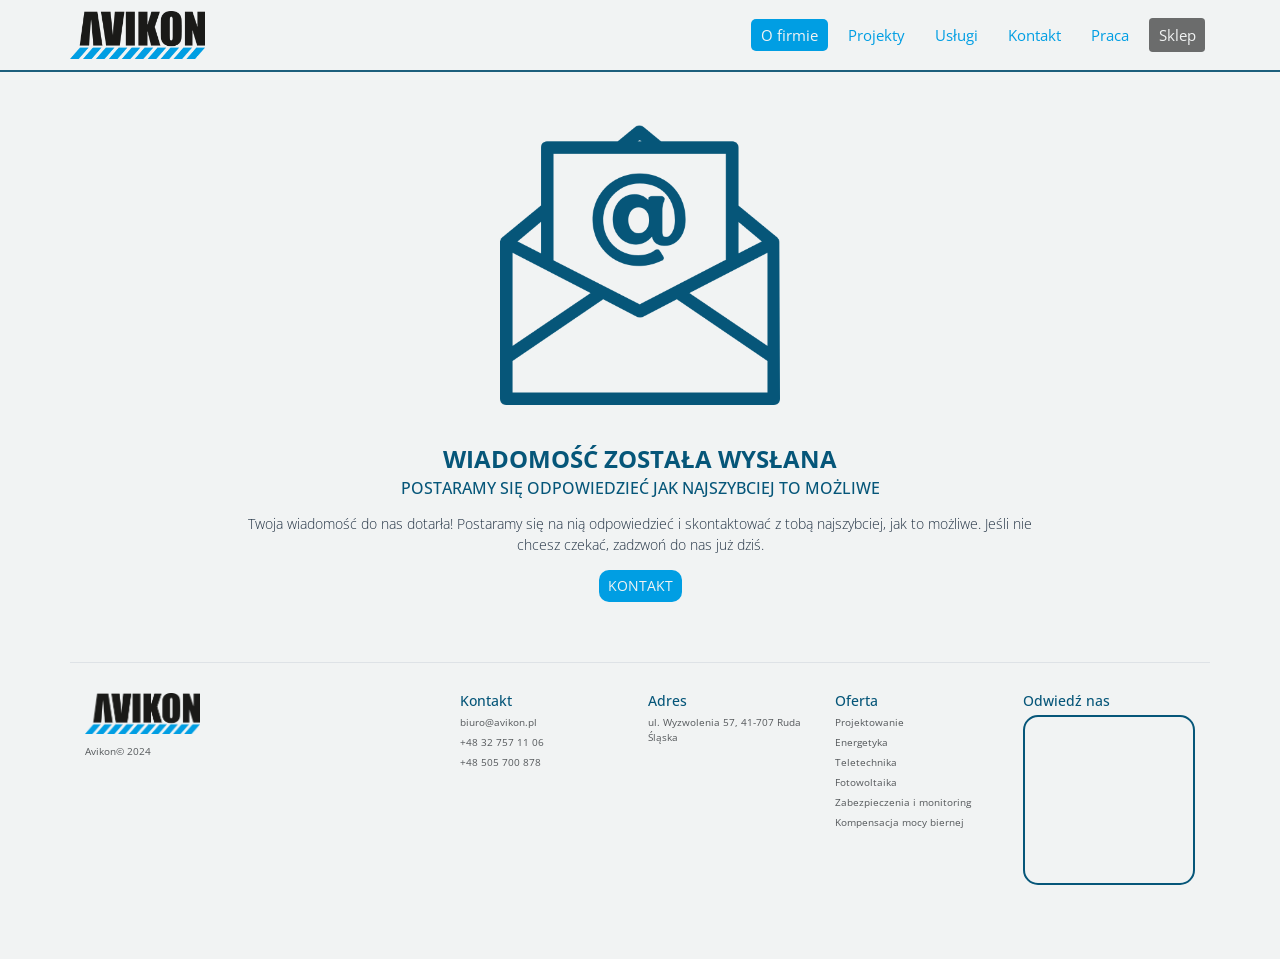
<file: messageSentCorrectly.html>
<!DOCTYPE html>
<html lang="pl">
  <head>
    <!-- SEO Meta Tags -->
    <meta charset="utf-8" />
    <meta name="viewport" content="width=device-width, initial-scale=1" />
    <meta name="robots" content="noindex" />

    <!-- Title -->
    <title>Avikon | Wysłano</title>
    <!-- Icon -->
    <link rel="icon" href="img/favicon.png" />
    <!-- GoogleFonts CSS CDN -->
    <link rel="preconnect" href="https://fonts.googleapis.com" />
    <link rel="preconnect" href="https://fonts.gstatic.com" crossorigin />
    <link
      href="https://fonts.googleapis.com/css2?family=Open+Sans:ital,wght@0,300..800;1,300..800&display=swap"
      rel="stylesheet"
    />
    <!-- Bootstrap CSS CDN -->
    <link
      href="https://cdn.jsdelivr.net/npm/bootstrap@5.3.3/dist/css/bootstrap.min.css"
      rel="stylesheet"
      integrity="sha384-QWTKZyjpPEjISv5WaRU9OFeRpok6YctnYmDr5pNlyT2bRjXh0JMhjY6hW+ALEwIH"
      crossorigin="anonymous"
    />
    <!-- Bootstrap Icons CDN -->
    <link
      rel="stylesheet"
      href="https://cdn.jsdelivr.net/npm/bootstrap-icons@1.11.3/font/bootstrap-icons.min.css"
    />
    <!-- Dedicated Css Files -->
    <link rel="stylesheet" href="./css/main.min.css" />
    <link rel="stylesheet" href="./css/compensation.min.css" />
  </head>
  <body
    data-bs-spy="scroll"
    data-bs-target="#navigation"
    data-bs-root-margin="0px 0px -40% 0px"
    smoothScroll="true"
    style="min-height: 100vh"
  >
    <div
      data-bs-spy="scroll"
      data-bs-target="#navbarNavAltMarkup"
      data-bs-root-margin="0px 0px -40% 0px"
      smoothScroll="true"
      style="min-height: 100vh"
      class="secondBody d-flex flex-column justify-content-between"
    >
      <!-- Navigation -->
      <nav id="navigation" class="navbar fixed-top navbar-expand-md bg-body-tertiary">
  <!-- Mobile Navigation -->
  <div class="contentContainer container-fluid px-4 d-md-none">
  <!-- Company Logo -->
  <a class="contentContainer__navlink navbar-brand" href="index.html">
    <img
      src="./img/Avikon.png"
      alt="Logo Firmy Avikon"
      class="contentContainer__navlink__logo"
      width="115"
      height="auto"
    />
  </a>
  <!-- Nav Button -->
  <button
    class="contentContainer__navButton navbar-toggler collapsed"
    type="button"
    data-bs-toggle="collapse"
    data-bs-target="#navbarNavAltMarkup"
    aria-controls="navbarNavAltMarkup"
    aria-expanded="false"
    aria-label="Toggle navigation"
  >
    <i class="contentContainer__navButton__icon bi bi-list"></i>
  </button>

  <!-- Nav Links -->
  <div
    class="contentContainer__navContainer collapse navbar-collapse"
    id="navbarNavAltMarkup"
    role="tablist"
  >
    <div class="contentContainer__navContainer__list navbar-nav">
      <a
        href="index.html#aboutUs"
        class="contentContainer__navContainer__list__element nav-link my-3 active"
        >O FIRMIE</a
      >
      <a
        href="index.html#orderStages"
        class="contentContainer__navContainer__list__element nav-link my-3"
        >PROJEKTY</a
      >
      <a
        href="index.html#offer"
        class="contentContainer__navContainer__list__element nav-link my-3"
        >USŁUGI</a
      >
      <a
        href="#contact"
        class="contentContainer__navContainer__list__element nav-link my-3"
        >KONTAKT</a
      >
      <a
        href="index.html#work"
        class="contentContainer__navContainer__list__element nav-link my-3"
        >PRACA</a
      >
    </div>
  </div>
</div>


  <!-- Desktop Navigation -->
  <div class="desktopContainer container-fluid">
  <div class="container d-none d-md-flex justify-content-between px-0 py-1">
    <!-- Company Logo -->
    <a class="desktopContainer__navLink navbar-brand" href="index.html">
      <img
        src="./img/Avikon.png"
        alt="Logo Firmy Avikon"
        width="150"
        height="auto"
        class="desktopContainer__navLink__logo"
      />
    </a>
    <!-- Nav Links Desktop -->

    <div class="desktopContainer__navBar navbar-nav" role="tablist">
      <a
        class="desktopContainer__navBar__Link mx-2 px-3 py-2 nav-link active"
        aria-current="page"
        href="index.html#aboutUs"
        >O firmie</a
      >
      <a
        class="desktopContainer__navBar__Link mx-2 px-3 py-2 nav-link"
        href="index.html#orderStages"
        >Projekty</a
      >
      <a
        class="desktopContainer__navBar__Link mx-2 px-3 py-2 nav-link"
        aria-current="page"
        href="index.html#offer"
        >Usługi</a
      >
      <a
        class="desktopContainer__navBar__Link mx-2 px-3 py-2 nav-link"
        href="index.html#contact"
        >Kontakt</a
      >
      <a
        class="desktopContainer__navBar__Link mx-2 px-3 py-2 nav-link"
        href="index.html#work"
        >Praca</a
      >

      <!-- Przyciski -->
      <!-- <a
        href="https://www.facebook.com/P.P.H.U.AVIKON/?locale=pl_PL"
        target="_blank"
        class="btn mx-2 desktopContainer__navBar__LinkBtn"
        >Facebook</a
      > -->
      <a
        href="shop.html"
        class="btn btn-outline-secondary mx-2 desktopContainer__navBar__LinkBtn desktopContainer__navBar__LinkBtn--disabled"
        >Sklep</a
      >
    </div>
  </div>
</div>

</nav>


      <header class="subHeaderSection py-5 container-fluid">
        <div
          class="subHeaderSection__headers container d-flex flex-column align-items-center"
        >
          <img
            src="./img/messageCorrect.png"
            alt="ilustracja prezentująca problemy z serwerem"
            style="width: 100%; max-width: 350px"
            class="mb-3 mb-md-2"
          />
          <h1 class="subHeaderSection__header">WIADOMOŚĆ ZOSTAŁA WYSŁANA</h1>
          <h2 class="subHeaderSection__subHeader mb-4">
            POSTARAMY SIĘ ODPOWIEDZIEĆ JAK NAJSZYBCIEJ TO MOŻLIWE
          </h2>
          <p class="subHeaderSection__text">
            Twoja wiadomość do nas dotarła! Postaramy się na nią odpowiedzieć i
            skontaktować z tobą najszybciej, jak to możliwe. Jeśli nie chcesz
            czekać, zadzwoń do nas już dziś.
          </p>

          <a href="index.html#contact" class="subHeaderSection__button mt-2"
            >KONTAKT</a
          >
        </div>
      </header>

      <!-- Footer Section -->
      <footer
  class="container-fluid d-flex justify-content-center align-items-center"
>
  <div
    class="container row row-cols-1 row-cols-md-2 row-cols-xl-6 py-5 my-5 border-top"
  >
    <div class="col mb-3">
      <a
        href="index.html"
        class="d-flex align-items-center mb-3 link-body-emphasis text-decoration-none"
      >
        <img
          src="./img/Avikon.png"
          alt="Logo Firmy Avikon"
          class="contentContainer__navlink__logo"
          width="115"
          height="auto"
        />
      </a>
      <p class="text-body-secondary">Avikon© 2024</p>
    </div>

    <div class="col mb-3"></div>

    <div class="col mb-3">
      <h5 class="footer__listContainer__element__header">Kontakt</h5>
      <ul class="nav flex-column">
        <li class="nav-item mb-2">
          <a
            href="mailto: biuro@avikon.pl"
            class="nav-link p-0 text-body-secondary"
            >biuro@avikon.pl</a
          >
        </li>
        <li class="nav-item mb-2">
          <a
            href="tel: +48 32 757 11 06"
            class="nav-link p-0 text-body-secondary"
            >+48 32 757 11 06</a
          >
        </li>
        <li class="nav-item mb-2">
          <a
            href="tel: +48 505 700 878"
            class="nav-link p-0 text-body-secondary"
            >+48 505 700 878</a
          >
        </li>
      </ul>
    </div>

    <div class="col mb-3">
      <h5 class="footer__listContainer__element__header">Adres</h5>
      <ul class="nav flex-column">
        <li class="nav-item mb-2">
          <a
            href="https://maps.app.goo.gl/fdZfHyhsZPJsHeL69"
            class="nav-link p-0 text-body-secondary"
            >ul. Wyzwolenia 57, 41-707 Ruda Śląska
          </a>
        </li>
      </ul>
    </div>

    <div class="col mb-3">
      <h5 class="footer__listContainer__element__header">Oferta</h5>
      <ul class="nav flex-column">
        <li class="nav-item mb-2">
          <a href="#offer" class="nav-link p-0 text-body-secondary"
            >Projektowanie</a
          >
        </li>
        <li class="nav-item mb-2">
          <a href="index.html#offer" class="nav-link p-0 text-body-secondary"
            >Energetyka</a
          >
        </li>
        <li class="nav-item mb-2">
          <a href="index.html#offer" class="nav-link p-0 text-body-secondary"
            >Teletechnika</a
          >
        </li>
        <li class="nav-item mb-2">
          <a href="index.html#offer" class="nav-link p-0 text-body-secondary"
            >Fotowoltaika</a
          >
        </li>
        <li class="nav-item mb-2">
          <a href="index.html#offer" class="nav-link p-0 text-body-secondary"
            >Zabezpieczenia i monitoring</a
          >
        </li>
        <li class="nav-item mb-2">
          <a href="kompensacja.html" class="nav-link p-0 text-body-secondary"
            >Kompensacja mocy biernej</a
          >
        </li>
      </ul>
    </div>

    <div class="col mb-3">
      <h5 class="footer__listContainer__element__header">Odwiedź nas</h5>
      <iframe
        src="https://www.google.com/maps/embed?pb=!1m18!1m12!1m3!1d2551.0074749503515!2d18.889392614364628!3d50.2544446801623!2m3!1f0!2f0!3f0!3m2!1i1024!2i768!4f13.1!3m3!1m2!1s0x4716ca37a25457e9%3A0x8ac2dbcea5198b4e!2sPPHU%20AVIKON!5e0!3m2!1spl!2spl!4v1717506045772!5m2!1spl!2spl"
        class="footer__listContainer__element__map"
        style="border: 0"
        allowfullscreen=""
        loading="lazy"
        referrerpolicy="no-referrer-when-downgrade"
      ></iframe>
    </div>
  </div>
</footer>

    </div>

    <!-- Bootstrap JS Scripts CDN -->
    <script
      src="https://cdn.jsdelivr.net/npm/bootstrap@5.3.3/dist/js/bootstrap.bundle.min.js"
      integrity="sha384-YvpcrYf0tY3lHB60NNkmXc5s9fDVZLESaAA55NDzOxhy9GkcIdslK1eN7N6jIeHz"
      crossorigin="anonymous"
    ></script>
  </body>
</html>
</file>
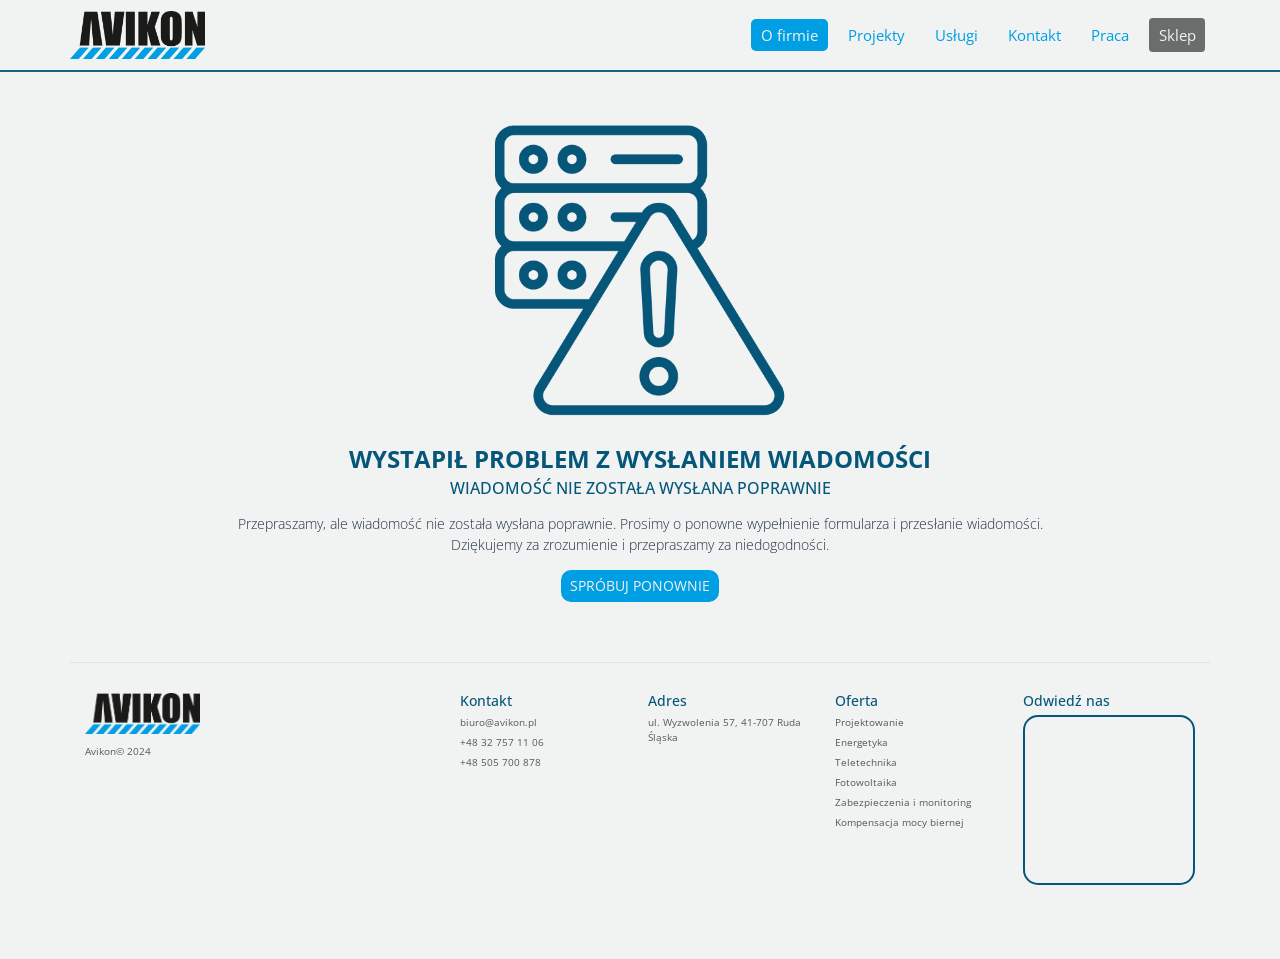
<file: messageSentError.html>
<!DOCTYPE html>
<html lang="pl">
  <head>
    <!-- SEO Meta Tags -->
    <meta charset="utf-8" />
    <meta name="viewport" content="width=device-width, initial-scale=1" />
    <meta name="robots" content="noindex" />

    <!-- Title -->
    <title>Avikon | Błąd</title>
    <!-- Icon -->
    <link rel="icon" href="img/favicon.png" />
    <!-- GoogleFonts CSS CDN -->
    <link rel="preconnect" href="https://fonts.googleapis.com" />
    <link rel="preconnect" href="https://fonts.gstatic.com" crossorigin />
    <link
      href="https://fonts.googleapis.com/css2?family=Open+Sans:ital,wght@0,300..800;1,300..800&display=swap"
      rel="stylesheet"
    />
    <!-- Bootstrap CSS CDN -->
    <link
      href="https://cdn.jsdelivr.net/npm/bootstrap@5.3.3/dist/css/bootstrap.min.css"
      rel="stylesheet"
      integrity="sha384-QWTKZyjpPEjISv5WaRU9OFeRpok6YctnYmDr5pNlyT2bRjXh0JMhjY6hW+ALEwIH"
      crossorigin="anonymous"
    />
    <!-- Bootstrap Icons CDN -->
    <link
      rel="stylesheet"
      href="https://cdn.jsdelivr.net/npm/bootstrap-icons@1.11.3/font/bootstrap-icons.min.css"
    />
    <!-- Dedicated Css Files -->
    <link rel="stylesheet" href="./css/main.min.css" />
    <link rel="stylesheet" href="./css/compensation.min.css" />
  </head>
  <body
    data-bs-spy="scroll"
    data-bs-target="#navigation"
    data-bs-root-margin="0px 0px -40% 0px"
    smoothScroll="true"
    style="min-height: 100vh"
  >
    <div
      data-bs-spy="scroll"
      data-bs-target="#navbarNavAltMarkup"
      data-bs-root-margin="0px 0px -40% 0px"
      smoothScroll="true"
      style="min-height: 100vh"
      class="secondBody d-flex flex-column justify-content-between"
    >
      <!-- Navigation -->
      <nav id="navigation" class="navbar fixed-top navbar-expand-md bg-body-tertiary">
  <!-- Mobile Navigation -->
  <div class="contentContainer container-fluid px-4 d-md-none">
  <!-- Company Logo -->
  <a class="contentContainer__navlink navbar-brand" href="index.html">
    <img
      src="./img/Avikon.png"
      alt="Logo Firmy Avikon"
      class="contentContainer__navlink__logo"
      width="115"
      height="auto"
    />
  </a>
  <!-- Nav Button -->
  <button
    class="contentContainer__navButton navbar-toggler collapsed"
    type="button"
    data-bs-toggle="collapse"
    data-bs-target="#navbarNavAltMarkup"
    aria-controls="navbarNavAltMarkup"
    aria-expanded="false"
    aria-label="Toggle navigation"
  >
    <i class="contentContainer__navButton__icon bi bi-list"></i>
  </button>

  <!-- Nav Links -->
  <div
    class="contentContainer__navContainer collapse navbar-collapse"
    id="navbarNavAltMarkup"
    role="tablist"
  >
    <div class="contentContainer__navContainer__list navbar-nav">
      <a
        href="index.html#aboutUs"
        class="contentContainer__navContainer__list__element nav-link my-3 active"
        >O FIRMIE</a
      >
      <a
        href="index.html#orderStages"
        class="contentContainer__navContainer__list__element nav-link my-3"
        >PROJEKTY</a
      >
      <a
        href="index.html#offer"
        class="contentContainer__navContainer__list__element nav-link my-3"
        >USŁUGI</a
      >
      <a
        href="#contact"
        class="contentContainer__navContainer__list__element nav-link my-3"
        >KONTAKT</a
      >
      <a
        href="index.html#work"
        class="contentContainer__navContainer__list__element nav-link my-3"
        >PRACA</a
      >
    </div>
  </div>
</div>


  <!-- Desktop Navigation -->
  <div class="desktopContainer container-fluid">
  <div class="container d-none d-md-flex justify-content-between px-0 py-1">
    <!-- Company Logo -->
    <a class="desktopContainer__navLink navbar-brand" href="index.html">
      <img
        src="./img/Avikon.png"
        alt="Logo Firmy Avikon"
        width="150"
        height="auto"
        class="desktopContainer__navLink__logo"
      />
    </a>
    <!-- Nav Links Desktop -->

    <div class="desktopContainer__navBar navbar-nav" role="tablist">
      <a
        class="desktopContainer__navBar__Link mx-2 px-3 py-2 nav-link active"
        aria-current="page"
        href="index.html#aboutUs"
        >O firmie</a
      >
      <a
        class="desktopContainer__navBar__Link mx-2 px-3 py-2 nav-link"
        href="index.html#orderStages"
        >Projekty</a
      >
      <a
        class="desktopContainer__navBar__Link mx-2 px-3 py-2 nav-link"
        aria-current="page"
        href="index.html#offer"
        >Usługi</a
      >
      <a
        class="desktopContainer__navBar__Link mx-2 px-3 py-2 nav-link"
        href="index.html#contact"
        >Kontakt</a
      >
      <a
        class="desktopContainer__navBar__Link mx-2 px-3 py-2 nav-link"
        href="index.html#work"
        >Praca</a
      >

      <!-- Przyciski -->
      <!-- <a
        href="https://www.facebook.com/P.P.H.U.AVIKON/?locale=pl_PL"
        target="_blank"
        class="btn mx-2 desktopContainer__navBar__LinkBtn"
        >Facebook</a
      > -->
      <a
        href="shop.html"
        class="btn btn-outline-secondary mx-2 desktopContainer__navBar__LinkBtn desktopContainer__navBar__LinkBtn--disabled"
        >Sklep</a
      >
    </div>
  </div>
</div>

</nav>


      <header class="subHeaderSection py-5 container-fluid">
        <div
          class="subHeaderSection__headers container d-flex flex-column align-items-center"
        >
          <img
            src="./img/messageError.png"
            alt="ilustracja prezentująca problemy z serwerem"
            style="width: 100%; max-width: 350px"
            class="mb-3 mb-md-2"
          />
          <h1 class="subHeaderSection__header">
            WYSTAPIŁ PROBLEM Z WYSŁANIEM WIADOMOŚCI
          </h1>
          <h2 class="subHeaderSection__subHeader mb-4">
            WIADOMOŚĆ NIE ZOSTAŁA WYSŁANA POPRAWNIE
          </h2>
          <p class="subHeaderSection__text">
            Przepraszamy, ale wiadomość nie została wysłana poprawnie. Prosimy o
            ponowne wypełnienie formularza i przesłanie wiadomości. Dziękujemy
            za zrozumienie i przepraszamy za niedogodności.
          </p>

          <a href="index.html#contactForm" class="subHeaderSection__button mt-2"
            >SPRÓBUJ PONOWNIE</a
          >
        </div>
      </header>

      <!-- Footer Section -->
      <footer
  class="container-fluid d-flex justify-content-center align-items-center"
>
  <div
    class="container row row-cols-1 row-cols-md-2 row-cols-xl-6 py-5 my-5 border-top"
  >
    <div class="col mb-3">
      <a
        href="index.html"
        class="d-flex align-items-center mb-3 link-body-emphasis text-decoration-none"
      >
        <img
          src="./img/Avikon.png"
          alt="Logo Firmy Avikon"
          class="contentContainer__navlink__logo"
          width="115"
          height="auto"
        />
      </a>
      <p class="text-body-secondary">Avikon© 2024</p>
    </div>

    <div class="col mb-3"></div>

    <div class="col mb-3">
      <h5 class="footer__listContainer__element__header">Kontakt</h5>
      <ul class="nav flex-column">
        <li class="nav-item mb-2">
          <a
            href="mailto: biuro@avikon.pl"
            class="nav-link p-0 text-body-secondary"
            >biuro@avikon.pl</a
          >
        </li>
        <li class="nav-item mb-2">
          <a
            href="tel: +48 32 757 11 06"
            class="nav-link p-0 text-body-secondary"
            >+48 32 757 11 06</a
          >
        </li>
        <li class="nav-item mb-2">
          <a
            href="tel: +48 505 700 878"
            class="nav-link p-0 text-body-secondary"
            >+48 505 700 878</a
          >
        </li>
      </ul>
    </div>

    <div class="col mb-3">
      <h5 class="footer__listContainer__element__header">Adres</h5>
      <ul class="nav flex-column">
        <li class="nav-item mb-2">
          <a
            href="https://maps.app.goo.gl/fdZfHyhsZPJsHeL69"
            class="nav-link p-0 text-body-secondary"
            >ul. Wyzwolenia 57, 41-707 Ruda Śląska
          </a>
        </li>
      </ul>
    </div>

    <div class="col mb-3">
      <h5 class="footer__listContainer__element__header">Oferta</h5>
      <ul class="nav flex-column">
        <li class="nav-item mb-2">
          <a href="#offer" class="nav-link p-0 text-body-secondary"
            >Projektowanie</a
          >
        </li>
        <li class="nav-item mb-2">
          <a href="index.html#offer" class="nav-link p-0 text-body-secondary"
            >Energetyka</a
          >
        </li>
        <li class="nav-item mb-2">
          <a href="index.html#offer" class="nav-link p-0 text-body-secondary"
            >Teletechnika</a
          >
        </li>
        <li class="nav-item mb-2">
          <a href="index.html#offer" class="nav-link p-0 text-body-secondary"
            >Fotowoltaika</a
          >
        </li>
        <li class="nav-item mb-2">
          <a href="index.html#offer" class="nav-link p-0 text-body-secondary"
            >Zabezpieczenia i monitoring</a
          >
        </li>
        <li class="nav-item mb-2">
          <a href="kompensacja.html" class="nav-link p-0 text-body-secondary"
            >Kompensacja mocy biernej</a
          >
        </li>
      </ul>
    </div>

    <div class="col mb-3">
      <h5 class="footer__listContainer__element__header">Odwiedź nas</h5>
      <iframe
        src="https://www.google.com/maps/embed?pb=!1m18!1m12!1m3!1d2551.0074749503515!2d18.889392614364628!3d50.2544446801623!2m3!1f0!2f0!3f0!3m2!1i1024!2i768!4f13.1!3m3!1m2!1s0x4716ca37a25457e9%3A0x8ac2dbcea5198b4e!2sPPHU%20AVIKON!5e0!3m2!1spl!2spl!4v1717506045772!5m2!1spl!2spl"
        class="footer__listContainer__element__map"
        style="border: 0"
        allowfullscreen=""
        loading="lazy"
        referrerpolicy="no-referrer-when-downgrade"
      ></iframe>
    </div>
  </div>
</footer>

    </div>

    <!-- Bootstrap JS Scripts CDN -->
    <script
      src="https://cdn.jsdelivr.net/npm/bootstrap@5.3.3/dist/js/bootstrap.bundle.min.js"
      integrity="sha384-YvpcrYf0tY3lHB60NNkmXc5s9fDVZLESaAA55NDzOxhy9GkcIdslK1eN7N6jIeHz"
      crossorigin="anonymous"
    ></script>
  </body>
</html>
</file>
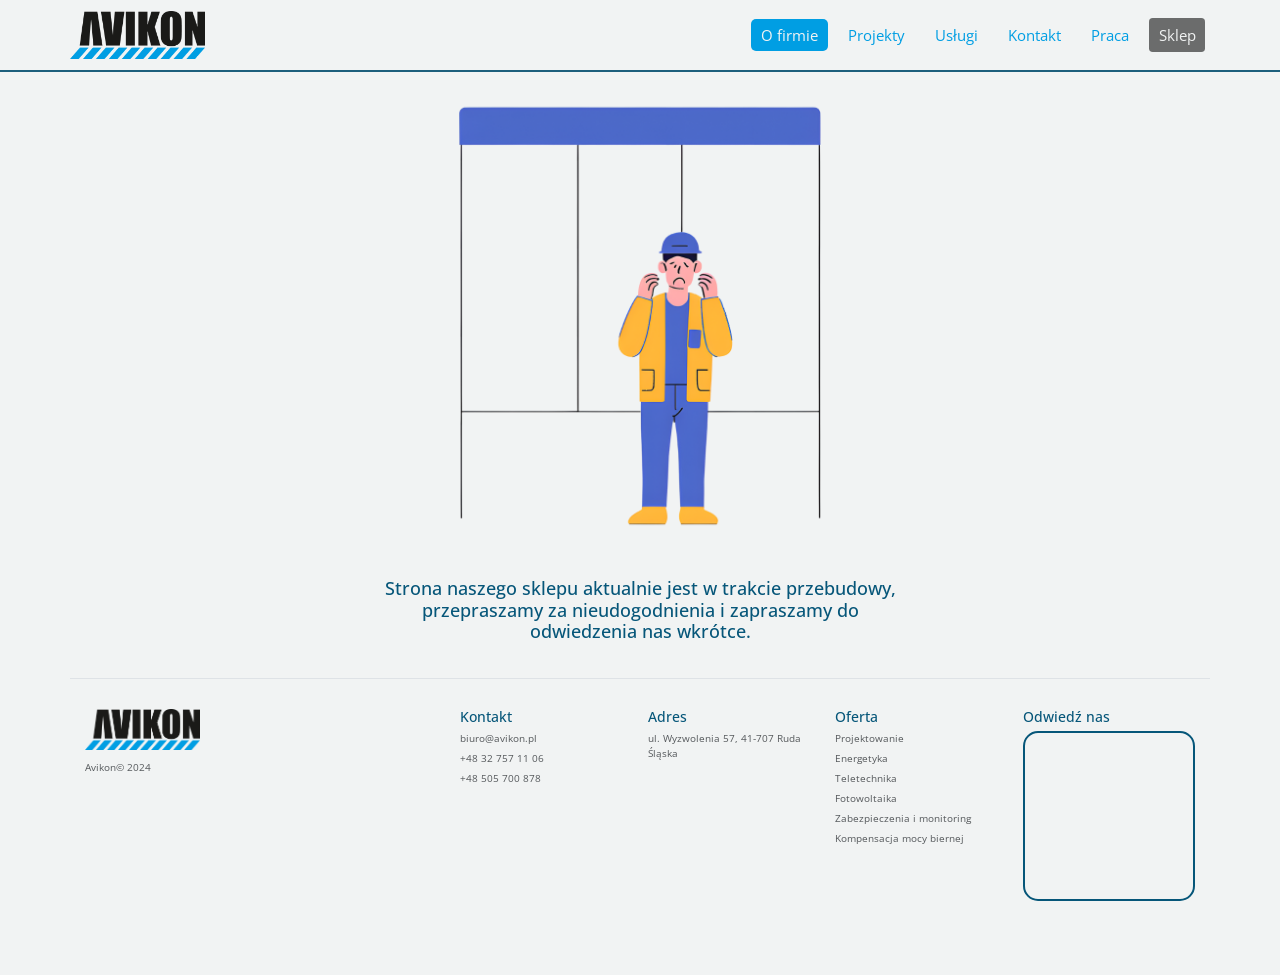
<file: shop.html>
<!DOCTYPE html>
<html lang="pl">
  <head>
    <!-- SEO Meta Tags -->
    <meta charset="utf-8" />
    <meta name="viewport" content="width=device-width, initial-scale=1" />
    <meta
      name="keywords"
      content="układy elektryczne, kompensatory, kamery monitoringu, panele fotowoltaiczne, przewody elektryczne, wycena, montaż, usługi, sklep elektryczny, specjaliści, śląsk, ruda śląska, avikon, woźnica"
    />
    <meta
      name="description"
      content="Avikon oferuje urządzenia i usługi wysokiej jakości w tym kompensatory, panele fotowoltaiczne, przewody elektryczne i wiele więcej. Dzięki naszym produktom będziesz w stanie zredukować wydatki, emisję bądź zabezpieczyć swój obiekt. "
    />

    <!-- Title -->
    <title>Avikon | Sklep</title>
    <!-- Icon -->
    <link rel="icon" href="img/favicon.png" />
    <!-- GoogleFonts CSS CDN -->
    <link rel="preconnect" href="https://fonts.googleapis.com" />
    <link rel="preconnect" href="https://fonts.gstatic.com" crossorigin />
    <link
      href="https://fonts.googleapis.com/css2?family=Open+Sans:ital,wght@0,300..800;1,300..800&display=swap"
      rel="stylesheet"
    />
    <!-- Bootstrap CSS CDN -->
    <link
      href="https://cdn.jsdelivr.net/npm/bootstrap@5.3.3/dist/css/bootstrap.min.css"
      rel="stylesheet"
      integrity="sha384-QWTKZyjpPEjISv5WaRU9OFeRpok6YctnYmDr5pNlyT2bRjXh0JMhjY6hW+ALEwIH"
      crossorigin="anonymous"
    />
    <!-- Bootstrap Icons CDN -->
    <link
      rel="stylesheet"
      href="https://cdn.jsdelivr.net/npm/bootstrap-icons@1.11.3/font/bootstrap-icons.min.css"
    />
    <!-- Dedicated Css Files -->
    <link rel="stylesheet" href="./css/main.min.css" />
    <link rel="stylesheet" href="./css/shop.min.css" />
  </head>
  <body
    data-bs-spy="scroll"
    data-bs-target="#navigation"
    data-bs-root-margin="0px 0px -40% 0px"
    style="min-height: 100vh"
    smoothScroll="true"
  >
    <div
      data-bs-spy="scroll"
      data-bs-target="#navbarNavAltMarkup"
      data-bs-root-margin="0px 0px -40% 0px"
      smoothScroll="true"
      style="min-height: 100vh"
      class="secondBody d-flex flex-column justify-content-between"
    >
      <!-- Navigation -->
      <nav id="navigation" class="navbar fixed-top navbar-expand-md bg-body-tertiary">
  <!-- Mobile Navigation -->
  <div class="contentContainer container-fluid px-4 d-md-none">
  <!-- Company Logo -->
  <a class="contentContainer__navlink navbar-brand" href="index.html">
    <img
      src="./img/Avikon.png"
      alt="Logo Firmy Avikon"
      class="contentContainer__navlink__logo"
      width="115"
      height="auto"
    />
  </a>
  <!-- Nav Button -->
  <button
    class="contentContainer__navButton navbar-toggler collapsed"
    type="button"
    data-bs-toggle="collapse"
    data-bs-target="#navbarNavAltMarkup"
    aria-controls="navbarNavAltMarkup"
    aria-expanded="false"
    aria-label="Toggle navigation"
  >
    <i class="contentContainer__navButton__icon bi bi-list"></i>
  </button>

  <!-- Nav Links -->
  <div
    class="contentContainer__navContainer collapse navbar-collapse"
    id="navbarNavAltMarkup"
    role="tablist"
  >
    <div class="contentContainer__navContainer__list navbar-nav">
      <a
        href="index.html#aboutUs"
        class="contentContainer__navContainer__list__element nav-link my-3 active"
        >O FIRMIE</a
      >
      <a
        href="index.html#orderStages"
        class="contentContainer__navContainer__list__element nav-link my-3"
        >PROJEKTY</a
      >
      <a
        href="index.html#offer"
        class="contentContainer__navContainer__list__element nav-link my-3"
        >USŁUGI</a
      >
      <a
        href="#contact"
        class="contentContainer__navContainer__list__element nav-link my-3"
        >KONTAKT</a
      >
      <a
        href="index.html#work"
        class="contentContainer__navContainer__list__element nav-link my-3"
        >PRACA</a
      >
    </div>
  </div>
</div>


  <!-- Desktop Navigation -->
  <div class="desktopContainer container-fluid">
  <div class="container d-none d-md-flex justify-content-between px-0 py-1">
    <!-- Company Logo -->
    <a class="desktopContainer__navLink navbar-brand" href="index.html">
      <img
        src="./img/Avikon.png"
        alt="Logo Firmy Avikon"
        width="150"
        height="auto"
        class="desktopContainer__navLink__logo"
      />
    </a>
    <!-- Nav Links Desktop -->

    <div class="desktopContainer__navBar navbar-nav" role="tablist">
      <a
        class="desktopContainer__navBar__Link mx-2 px-3 py-2 nav-link active"
        aria-current="page"
        href="index.html#aboutUs"
        >O firmie</a
      >
      <a
        class="desktopContainer__navBar__Link mx-2 px-3 py-2 nav-link"
        href="index.html#orderStages"
        >Projekty</a
      >
      <a
        class="desktopContainer__navBar__Link mx-2 px-3 py-2 nav-link"
        aria-current="page"
        href="index.html#offer"
        >Usługi</a
      >
      <a
        class="desktopContainer__navBar__Link mx-2 px-3 py-2 nav-link"
        href="index.html#contact"
        >Kontakt</a
      >
      <a
        class="desktopContainer__navBar__Link mx-2 px-3 py-2 nav-link"
        href="index.html#work"
        >Praca</a
      >

      <!-- Przyciski -->
      <!-- <a
        href="https://www.facebook.com/P.P.H.U.AVIKON/?locale=pl_PL"
        target="_blank"
        class="btn mx-2 desktopContainer__navBar__LinkBtn"
        >Facebook</a
      > -->
      <a
        href="shop.html"
        class="btn btn-outline-secondary mx-2 desktopContainer__navBar__LinkBtn desktopContainer__navBar__LinkBtn--disabled"
        >Sklep</a
      >
    </div>
  </div>
</div>

</nav>


      <main
        class="main d-flex flex-column justify-content-between align-items-center"
      >
        <img
          src="./img/sklepIlustracja.png"
          alt="ilustracja prezentująca zakłopotanego elektryka"
          class="main__shopIllustration"
        />
        <h1 class="main__header">
          Strona naszego sklepu aktualnie jest w trakcie przebudowy,
          przepraszamy za nieudogodnienia i zapraszamy do odwiedzenia nas
          wkrótce.
        </h1>
      </main>

      <!-- Footer Section -->
      <footer
  class="container-fluid d-flex justify-content-center align-items-center"
>
  <div
    class="container row row-cols-1 row-cols-md-2 row-cols-xl-6 py-5 my-5 border-top"
  >
    <div class="col mb-3">
      <a
        href="index.html"
        class="d-flex align-items-center mb-3 link-body-emphasis text-decoration-none"
      >
        <img
          src="./img/Avikon.png"
          alt="Logo Firmy Avikon"
          class="contentContainer__navlink__logo"
          width="115"
          height="auto"
        />
      </a>
      <p class="text-body-secondary">Avikon© 2024</p>
    </div>

    <div class="col mb-3"></div>

    <div class="col mb-3">
      <h5 class="footer__listContainer__element__header">Kontakt</h5>
      <ul class="nav flex-column">
        <li class="nav-item mb-2">
          <a
            href="mailto: biuro@avikon.pl"
            class="nav-link p-0 text-body-secondary"
            >biuro@avikon.pl</a
          >
        </li>
        <li class="nav-item mb-2">
          <a
            href="tel: +48 32 757 11 06"
            class="nav-link p-0 text-body-secondary"
            >+48 32 757 11 06</a
          >
        </li>
        <li class="nav-item mb-2">
          <a
            href="tel: +48 505 700 878"
            class="nav-link p-0 text-body-secondary"
            >+48 505 700 878</a
          >
        </li>
      </ul>
    </div>

    <div class="col mb-3">
      <h5 class="footer__listContainer__element__header">Adres</h5>
      <ul class="nav flex-column">
        <li class="nav-item mb-2">
          <a
            href="https://maps.app.goo.gl/fdZfHyhsZPJsHeL69"
            class="nav-link p-0 text-body-secondary"
            >ul. Wyzwolenia 57, 41-707 Ruda Śląska
          </a>
        </li>
      </ul>
    </div>

    <div class="col mb-3">
      <h5 class="footer__listContainer__element__header">Oferta</h5>
      <ul class="nav flex-column">
        <li class="nav-item mb-2">
          <a href="#offer" class="nav-link p-0 text-body-secondary"
            >Projektowanie</a
          >
        </li>
        <li class="nav-item mb-2">
          <a href="index.html#offer" class="nav-link p-0 text-body-secondary"
            >Energetyka</a
          >
        </li>
        <li class="nav-item mb-2">
          <a href="index.html#offer" class="nav-link p-0 text-body-secondary"
            >Teletechnika</a
          >
        </li>
        <li class="nav-item mb-2">
          <a href="index.html#offer" class="nav-link p-0 text-body-secondary"
            >Fotowoltaika</a
          >
        </li>
        <li class="nav-item mb-2">
          <a href="index.html#offer" class="nav-link p-0 text-body-secondary"
            >Zabezpieczenia i monitoring</a
          >
        </li>
        <li class="nav-item mb-2">
          <a href="kompensacja.html" class="nav-link p-0 text-body-secondary"
            >Kompensacja mocy biernej</a
          >
        </li>
      </ul>
    </div>

    <div class="col mb-3">
      <h5 class="footer__listContainer__element__header">Odwiedź nas</h5>
      <iframe
        src="https://www.google.com/maps/embed?pb=!1m18!1m12!1m3!1d2551.0074749503515!2d18.889392614364628!3d50.2544446801623!2m3!1f0!2f0!3f0!3m2!1i1024!2i768!4f13.1!3m3!1m2!1s0x4716ca37a25457e9%3A0x8ac2dbcea5198b4e!2sPPHU%20AVIKON!5e0!3m2!1spl!2spl!4v1717506045772!5m2!1spl!2spl"
        class="footer__listContainer__element__map"
        style="border: 0"
        allowfullscreen=""
        loading="lazy"
        referrerpolicy="no-referrer-when-downgrade"
      ></iframe>
    </div>
  </div>
</footer>

    </div>

    <!-- Bootstrap JS Scripts CDN -->
    <script
      src="https://cdn.jsdelivr.net/npm/bootstrap@5.3.3/dist/js/bootstrap.bundle.min.js"
      integrity="sha384-YvpcrYf0tY3lHB60NNkmXc5s9fDVZLESaAA55NDzOxhy9GkcIdslK1eN7N6jIeHz"
      crossorigin="anonymous"
    ></script>
  </body>
</html>
</file>
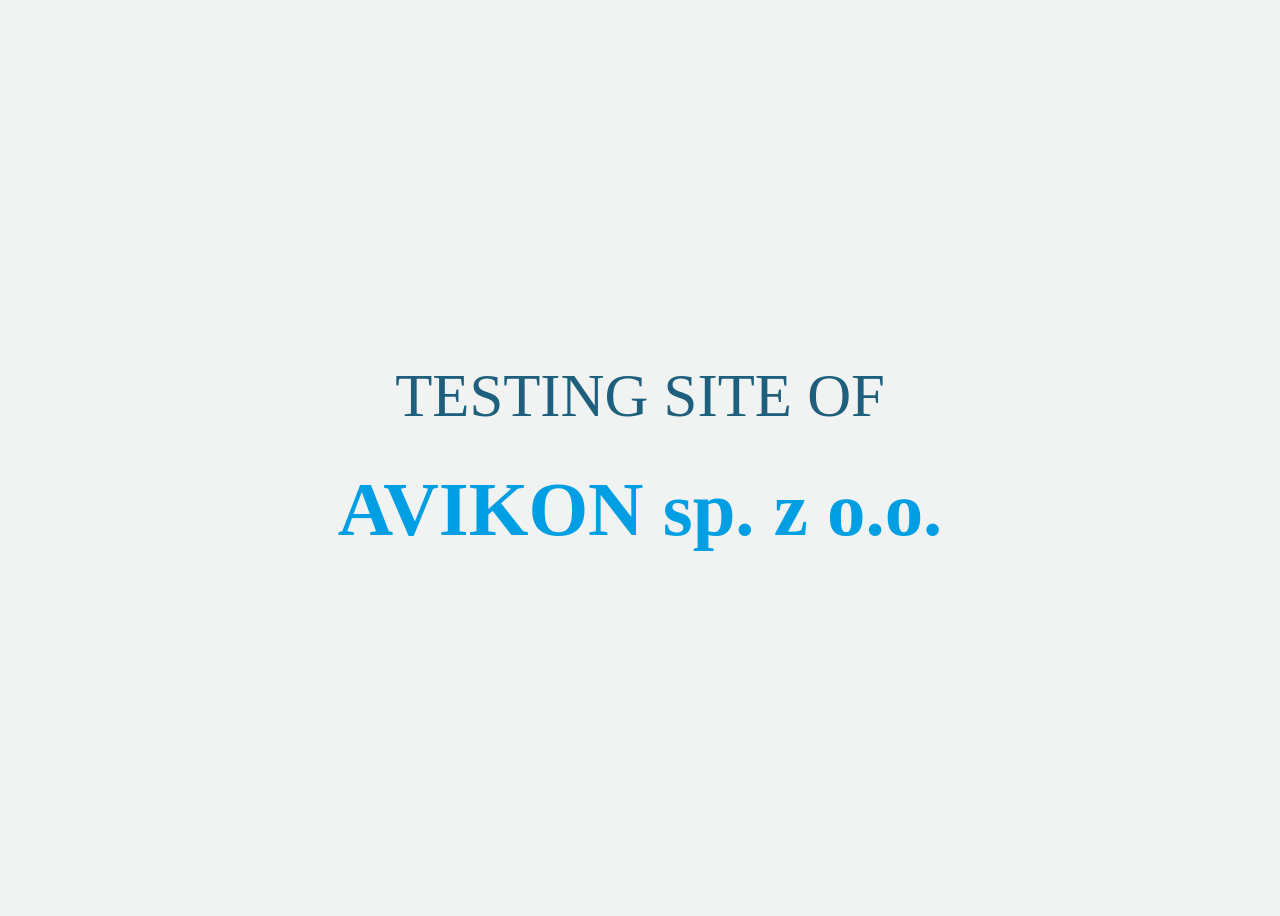
<file: test.html>
<!DOCTYPE html>
<html lang="pl">
  <head>
    <meta charset="UTF-8" />
    <meta name="viewport" content="width=device-width, initial-scale=1.0" />
    <meta name="robots" content="noindex" />
    <title>Avikon | Test Site</title>
  </head>
  <body
    style="
      height: 100vh;
      background-color: #f1f3f3;
      display: flex;
      justify-content: center;
      align-items: center;
      flex-direction: column;
    "
  >
    <h2
      style="
        font-size: 3.8rem;
        height: auto;
        text-transform: uppercase;
        margin-bottom: 0.25em !important;
        color: #1d5f7c;
        font-weight: lighter;
      "
    >
      Testing Site Of
    </h2>
    <h1 style="font-size: 4.8rem; margin-top: 0.25em; color: #009ee3">
      AVIKON sp. z o.o.
    </h1>
  </body>
</html>
</file>
<file: css/main.min.css>
.contentContainer__navlink{border:2px solid transparent;border-radius:15px}.contentContainer__navlink:active,.contentContainer__navlink:focus{outline:none;border:2px solid #1d5f7c}.contentContainer__navButton{border:2px solid transparent;background-color:#1d5f7c;padding:.25em}.contentContainer__navButton__icon{font-size:3rem;color:#f1f3f3}.contentContainer__navButton:focus{border:2px solid #1d5f7c;outline:none;box-shadow:none}.contentContainer__navButton:focus .contentContainer__navButton__icon{color:#f1f3f3}.contentContainer__navButton.collapsed{background-color:transparent!important}.contentContainer__navButton.collapsed .contentContainer__navButton__icon{color:#1d5f7c!important}.contentContainer__navContainer__list{text-align:center}.contentContainer__navContainer__list__element{font-size:1.4rem;transition:font-weight .7s;color:#009ee3!important}.contentContainer__navContainer__list__element:hover{color:#009ee3}.contentContainer__navContainer__list .active{text-transform:uppercase;border-radius:5px;border-bottom:2px solid #009ee3;background-color:#009ee3;color:#f1f3f3!important}.desktopContainer__navLink__logo{width:115px}.desktopContainer__navBar{display:flex;justify-content:center;align-items:center}.desktopContainer__navBar__Link{font-size:1.3rem;color:#009ee3!important;border-radius:5px;transition:background-color .3s,color .3s}.desktopContainer__navBar__Link:hover{background-color:rgba(0,158,227,.75);color:#f1f3f3!important}.desktopContainer__navBar__LinkBtn{font-size:1.3rem;background-color:#009ee3;color:#f1f3f3!important;border:2px solid transparent}.desktopContainer__navBar__LinkBtn:active,.desktopContainer__navBar__LinkBtn:focus,.desktopContainer__navBar__LinkBtn:hover{outline:none;box-shadow:none;background:none;border:2px solid #009ee3;color:#009ee3!important}.desktopContainer__navBar__LinkBtn--disabled{background-color:#333;opacity:.7;transition:opacity .3s}.desktopContainer__navBar__LinkBtn--disabled:active,.desktopContainer__navBar__LinkBtn--disabled:focus,.desktopContainer__navBar__LinkBtn--disabled:hover{outline:none;box-shadow:none;background:none;background-color:#333;border:2px solid transparent;color:#f1f3f3!important;opacity:1}.desktopContainer__navBar .active{border-radius:5px;background-color:#009ee3;color:#f1f3f3!important}@media (min-width:992px){.desktopContainer__navLink__logo{width:125px}.desktopContainer__navBar__Link,.desktopContainer__navBar__LinkBtn{font-size:1.4rem}}@media (min-width:1200px){.desktopContainer__navLink__logo{width:135px}.desktopContainer__navBar__Link,.desktopContainer__navBar__LinkBtn{font-size:1.5rem}}@media (min-width:1400px){.desktopContainer__navLink__logo{width:145px}.desktopContainer__navBar__Link,.desktopContainer__navBar__LinkBtn{font-size:1.6rem}}.bg-shadow{position:absolute;left:0;top:0;width:100%;height:100%;background-color:RGBA(0,0,0,.85);z-index:-2}.headerSection{position:relative;margin-top:59.75px;background-image:url(../img/header.jpg);background-size:cover;background-repeat:no-repeat;background-position:50%;z-index:0}.headerSection .wrapper{display:flex;justify-content:center;align-items:center}.headerSection__man{position:relative;height:auto;bottom:0;width:350px;transform:scaleX(-1);z-index:2}.headerSection__tittle{text-align:center;position:relative;font-size:2.4rem;color:#00a1e6;font-weight:700;z-index:2}.headerSection__subtittle{text-align:center;position:relative;max-width:325px;color:#f1f3f3;font-size:1.8rem;font-weight:light;z-index:2}.headerSection__buttons{position:relative;display:flex;justify-content:center;align-items:center;z-index:2}.headerSection__buttons__button{font-size:1.4rem;color:#f1f3f3!important;border:2px solid transparent;background-color:#009ee3}.headerSection__buttons__button--secondary{background-color:#f1f3f3;color:#009ee3!important}.headerSection__buttons__button:active,.headerSection__buttons__button:focus,.headerSection__buttons__button:hover{outline:none;border:2px solid #f1f3f3;color:#f1f3f3!important}@media (min-width:576px){.headerSection__tittle{font-size:2.6rem}.headerSection__subtittle{font-size:2rem}.headerSection__buttons__button{font-size:1.4rem}}@media (min-width:768px){.headerSection__tittle{max-width:475px;text-align:left;font-size:2.6rem}.headerSection__subtittle{max-width:375px;text-align:left;font-size:2rem}.headerSection__buttons{justify-content:flex-start}.headerSection__buttons__button{font-size:1.4rem}}@media (min-width:992px){.headerSection__tittle{max-width:525px;text-align:left;font-size:2.8rem}.headerSection__subtittle{max-width:375px;text-align:left;font-size:2rem}.headerSection__buttons{justify-content:flex-start}.headerSection__buttons__button{font-size:1.4rem}}.aboutUs{background-color:#277fa5}.aboutUs__tittle{color:#f1f3f3!important;width:100%;text-align:center;font-size:1.8rem;font-weight:700}.aboutUs__subTittle{font-size:1.6rem}.aboutUs__subTittle,.aboutUs__text{color:#f1f3f3!important;text-align:center;font-weight:lighter}.aboutUs__text{font-size:1.4rem;max-width:700px}.aboutUs__offer{max-width:450px}.aboutUs__offer__modal__header,.aboutUs__offer__modal__icon{color:#065679!important;font-size:1.6rem!important;font-weight:700;text-transform:uppercase}.aboutUs__offer__modal__icon{font-size:2rem!important}.aboutUs__offer__modal__content__header{width:100%;height:auto;text-transform:uppercase;font-size:1.6rem!important;text-align:center;color:#1a5670!important}.aboutUs__offer__modal__content__text{width:95%;max-width:528px;height:auto;font-size:1.4rem;text-align:center;margin-top:.5em;color:#395460!important}.aboutUs__offer__modal__content__list{max-width:528px}.aboutUs__offer__modal__content__list__element{font-size:1.4rem!important;text-align:center;font-weight:light;color:#395460!important}.aboutUs__offer__modal__content__gallery__illustration{width:100%;max-width:650px}.aboutUs__offer__link{background-color:transparent;border:2px solid transparent;border-radius:15px;color:#f1f3f3!important;font-size:1.4rem;text-align:center;font-weight:lighter;width:45%;max-width:150px;min-height:125px;max-height:150px;text-decoration:none}.aboutUs__offer__link--disabled{pointer-events:none;opacity:.4}.aboutUs__offer__link__circle{width:70px;height:70px;border-radius:15px;background-color:#f1f3f3}.aboutUs__offer__link__circle__icon{font-size:3.5rem;color:#065679!important}.aboutUs__offer__link:active,.aboutUs__offer__link:focus{outline:none;border:2px solid #f1f3f3}.aboutUs__offer__link:hover .aboutUs__offer__link__circle{background-color:#065679}.aboutUs__offer__link:active,.aboutUs__offer__link:focus,.aboutUs__offer__link:hover .aboutUs__offer__link__circle__icon{color:#f1f3f3!important}@media (min-width:576px){.aboutUs__offer{max-width:550px}.aboutUs__offer__link{font-size:1.4rem}}@media (min-width:768px){.aboutUs__tittle{text-align:left}.aboutUs__subTittle{font-size:1.8rem;text-align:left}.aboutUs__text{text-align:left;margin-bottom:0;max-width:50%}.aboutUs__offer{width:40%}.aboutUs__offer__modal__content__services{width:65%}.aboutUs__offer__modal__content__header{text-align:left}.aboutUs__offer__modal__content__header__icon{color:#065679!important;font-size:1.8rem}.aboutUs__offer__modal__content__text{text-align:left;max-width:none}.aboutUs__offer__modal__content__list{max-width:none;width:100%}.aboutUs__offer__modal__content__list__element{max-width:528px;width:100%;text-align:left}.aboutUs__offer__modal__content__gallery,.aboutUs__offer__modal__content__textContainer{width:100%}.aboutUs__offer__link{font-size:1.4rem}.aboutUs__offer__link__circle{width:75px;height:75px;border-radius:15px;background-color:#f1f3f3}.aboutUs__offer__link__circle__icon{font-size:3.5rem;color:#065679!important}}@media (min-width:992px){.aboutUs__tittle{font-size:2rem}.aboutUs__subTittle{font-size:1.8rem}.aboutUs__text{font-size:1.6rem;max-width:55%}.aboutUs__offer{width:35%}.aboutUs__offer .modal-dialog{max-width:none;width:100%}.aboutUs__offer__modal__content__gallery,.aboutUs__offer__modal__content__services,.aboutUs__offer__modal__content__textContainer{width:100%}}@media (min-width:1200px){.aboutUs__subTittle,.aboutUs__tittle{max-width:100%;font-size:2rem}.aboutUs__text{max-width:45%}.aboutUs__offer{width:50%}.aboutUs__offer__modal__content__gallery,.aboutUs__offer__modal__content__services,.aboutUs__offer__modal__content__textContainer{width:100%}}@media (min-width:1400px){.aboutUs__subTittle,.aboutUs__tittle{max-width:none;font-size:2rem}}.orderStages__tittle{font-weight:700}.orderStages__subTittle,.orderStages__tittle{color:#065679!important;text-align:center;font-size:1.8rem}.orderStages__subTittle{font-weight:lighter}.orderStages__cards__card{width:250px;height:150px;border:2px solid transparent;border-radius:15px}.orderStages__cards__card__icon{height:auto;font-size:4rem;color:#065679!important}.orderStages__cards__card__header{font-size:1.4rem;font-weight:700;color:#065679!important}.orderStages__cards__card__text{width:95%;font-size:1.4rem;font-weight:lighter;text-align:center;color:#f1f3f3;margin:0}.orderStages__cards__card--visual{border:2px solid #065679}.orderStages__cards__card--information{background-color:#277fa5}@media (min-width:576px){.orderStages__cards__card{width:225px;height:175px}.orderStages__cards__card__icon{font-size:4rem}}@media (min-width:768px){.orderStages__subTittle,.orderStages__tittle{text-align:left}.orderStages__cards__card{width:300px;height:150px}.orderStages__cards__card__icon{font-size:3rem}}@media (min-width:992px){.orderStages__cards__card{width:400px}.orderStages__cards__card__icon{font-size:3.5rem}}@media (min-width:1200px){.orderStages__cards__card{width:500px}.orderStages__cards__card__icon{font-size:4rem}}@media (min-width:1400px){.orderStages__cards__card{width:275px}.orderStages__cards__card__icon{font-size:4.5rem}}.offer{background-color:#277fa5}.offer__tittle{font-weight:700}.offer__subTittle,.offer__tittle{color:#f1f3f3!important;text-align:center;font-size:1.8rem}.offer__subTittle{font-weight:lighter}.offer__offerCard{width:100%}.offer__offerCard__upper__iconBox{width:75px;height:75px;border:2px solid #f1f3f3;border-radius:15px}.offer__offerCard__upper__iconBox__icon{color:#f1f3f3!important;font-size:4rem}.offer__offerCard__upper__texts__header{font-size:1.4rem;text-align:center;font-weight:700;color:#f1f3f3!important}.offer__offerCard__upper__texts__text{font-size:1.4rem;text-align:center;font-weight:lighter;color:#f1f3f3!important}.offer__offerCard__btn{width:90%;height:auto;border-radius:10px;text-align:center;border:2px solid transparent;background-color:#f1f3f3;color:#065679!important;font-size:1.4rem;text-decoration:none;margin:0}.offer__offerCard__btn--disabled{pointer-events:none;opacity:.4}.offer__offerCard__btn:active,.offer__offerCard__btn:focus,.offer__offerCard__btn:hover{outline:none;background-color:transparent;border:2px solid #f1f3f3;color:#f1f3f3!important}@media (min-width:576px){.offer__offerCard{width:75%}.offer__offerCard__upper__iconBox{width:75px;height:75px}.offer__offerCard__upper__iconBox__icon{color:#f1f3f3!important;font-size:3.5rem}.offer__offerCard__upper__texts__header,.offer__offerCard__upper__texts__text{text-align:center;margin:0}.offer__offerCard__btn{margin-top:.5em;margin-bottom:1em;width:100%}}@media (min-width:768px){.offer__subTittle,.offer__tittle{text-align:left}.offer__offerCard{width:100%}.offer__offerCard__upper{width:100%;margin-bottom:.5em}.offer__offerCard__upper__texts__header,.offer__offerCard__upper__texts__text{text-align:left}.offer__offerCard__upper__texts__text--short{height:58px}}@media (min-width:992px){.offer__offerCard{width:45%}.offer__offerCard__upper{width:100%;margin-bottom:.5em}.offer__offerCard__upper__iconBox{width:65px;height:65px}.offer__offerCard__upper__iconBox__icon{font-size:3rem}.offer__offerCard__upper__texts__header{text-align:left}.offer__offerCard__upper__texts__text{text-align:left;max-width:345px}}@media (min-width:1200px){.offer__offerCard__upper__texts__text{max-width:425px}}@media (min-width:1400px){.offer__offerCard{width:30%}.offer__offerCard__upper__iconBox{width:60px;height:60px}.offer__offerCard__upper__iconBox__icon{font-size:2.5rem}.offer__offerCard__upper__texts__header{text-align:left}.offer__offerCard__upper__texts__text{text-align:left;max-width:320px;height:55px}}.contact__tittle{font-weight:700}.contact__subTittle,.contact__tittle{color:#065679!important;text-align:center;font-size:1.8rem}.contact__subTittle{font-weight:lighter}.contact__cards__map{width:250px;height:250px;border:2px solid #065679;border-radius:15px}.contact__cards__card{pointer-events:none;width:250px;height:125px;border:2px solid transparent;border-radius:15px}.contact__cards__card:active,.contact__cards__card:focus,.contact__cards__card:hover{background-color:#f1f3f3;outline:none;border:2px solid #065679}.contact__cards__card:active .contact__cards__card__text,.contact__cards__card:focus .contact__cards__card__text,.contact__cards__card:hover .contact__cards__card__text{color:#065679}.contact__cards__card__icon{height:auto;font-size:4rem;color:#065679!important}.contact__cards__card__header{font-size:1.4rem;font-weight:700;color:#065679!important}.contact__cards__card__text{text-decoration:none;pointer-events:auto;height:100%;width:100%;font-size:1.4rem;font-weight:lighter;text-align:center;color:#f1f3f3;border-radius:15px;margin:0;transition:background-color .3s;cursor:pointer}.contact__cards__card__text:active,.contact__cards__card__text:focus,.contact__cards__card__text:hover{outline:none;border:none;background-color:#f1f3f3;color:#065679}.contact__cards__card__text--first{border-bottom-right-radius:0;border-bottom-left-radius:0}.contact__cards__card__text--second{border-top-right-radius:0;border-top-left-radius:0}.contact__cards__card--visual{border:2px solid #065679}.contact__cards__card--information{background-color:#277fa5}@media (min-width:576px){.contact__cards__map{width:220px;height:calc(240px + 1rem)}.contact__cards__card{width:220px;height:120px}.contact__cards__card__icon{font-size:4rem}}@media (min-width:768px){.contact__subTittle,.contact__tittle{text-align:left}.contact__cards__map{width:300px;height:calc(300px + 1rem)}.contact__cards__card{width:300px;height:150px}.contact__cards__card__icon{font-size:3rem}}@media (min-width:992px){.contact__cards__map{width:calc(900px + 4rem);height:calc(300px + 1rem)}.contact__cards__card__icon{font-size:3.5rem}}@media (min-width:1200px){.contact__cards__map{width:calc(1050px + 6rem);height:calc(300px + 1rem)}.contact__cards__card{width:350px}.contact__cards__card__icon{font-size:4rem}}@media (min-width:1400px){.contact__cards__map{width:500px;height:calc(300px + 1rem)}.contact__cards__card{width:250px}.contact__cards__card__icon{font-size:4.5rem}}.jobs{background-color:#277fa5}.jobs__tittle{font-weight:700}.jobs__subTittle,.jobs__tittle{color:#f1f3f3!important;text-align:center;font-size:1.8rem}.jobs__subTittle{font-weight:lighter}.jobs__jobCard{width:100%;max-width:350px;border:2px solid #f1f3f3;border-radius:15px}.jobs__jobCard--job{background-color:#f1f3f3;text-decoration:none;border:2px solid transparent;cursor:pointer}.jobs__jobCard--job:active,.jobs__jobCard--job:focus,.jobs__jobCard--job:hover{outline:none;background-color:#277fa5;border:2px solid #f1f3f3}.jobs__jobCard__icon{font-size:4rem;color:#065679!important}.jobs__jobCard__icon--requirement{color:#f1f3f3!important}.jobs__jobCard__tittle{max-width:250px;font-size:1.4rem;font-weight:700;text-align:center;margin:0;color:#065679}.jobs__jobCard--job:active .jobs__jobCard__icon,.jobs__jobCard--job:active .jobs__jobCard__tittle,.jobs__jobCard--job:focus .jobs__jobCard__icon,.jobs__jobCard--job:focus .jobs__jobCard__tittle,.jobs__jobCard--job:hover .jobs__jobCard__icon,.jobs__jobCard--job:hover .jobs__jobCard__tittle,.jobs__jobCard__text{color:#f1f3f3!important}.jobs__jobCard__text{max-width:250px;font-size:1.4rem;text-align:center;margin:0}@media (min-width:576px){.jobs__jobCard{max-width:100%}.jobs__jobCard__text,.jobs__jobCard__tittle{max-width:none;text-align:left;margin-left:1.5rem}}@media (min-width:768px){.jobs__subTittle,.jobs__tittle{text-align:left}}@media (min-width:992px){.jobs__jobCard__text,.jobs__jobCard__tittle{max-width:none;text-align:left;margin-left:1.5rem}}@media (min-width:1400px){.jobs__jobCard,.jobs__jobCard--third{max-width:100%;height:100px}.jobs__jobCard--third{margin-bottom:3rem!important}}.contactForm__tittle{font-weight:700}.contactForm__subTittle,.contactForm__tittle{color:#065679!important;text-align:center;font-size:1.8rem}.contactForm__subTittle{font-weight:lighter}.contactForm__form{border-radius:15px}.contactForm__form__emailContainer{width:100%}.contactForm__form__emailContainer__header{color:#065679!important;font-weight:700;font-size:1.4rem}.contactForm__form__emailContainer input{color:#065679!important;width:100%;text-align:center;font-size:1.2rem;border:2px solid transparent}.contactForm__form__messageContainer{width:100%}.contactForm__form__messageContainer__header{color:#065679!important;font-weight:700;font-size:1.4rem}.contactForm__form__messageContainer textarea{color:#065679!important;width:100%;text-align:center;min-height:150px;font-size:1.2rem;border:2px solid transparent}.contactForm__form__rodo{width:100%}.contactForm__form__rodo__text{font-size:1.2rem;margin-bottom:1em}.contactForm__form__send{width:100%;font-size:1.4rem;color:#f1f3f3!important;background-color:#065679}.contactForm__form__send:active,.contactForm__form__send:focus,.contactForm__form__send:hover{outline:none;background:#009ee3!important;color:#f1f3f3!important}@media (min-width:576px){.contactForm__form{border:2px none}.contactForm__form__emailContainer{width:85%}.contactForm__form__emailContainer input{text-align:left}.contactForm__form__messageContainer{width:85%}.contactForm__form__messageContainer textarea{text-align:left}.contactForm__form__rodo,.contactForm__form__send{width:85%}}@media (min-width:768px){.contactForm__subTittle,.contactForm__tittle{text-align:left}.contactForm__form__emailContainer,.contactForm__form__messageContainer,.contactForm__form__rodo{width:100%}.contactForm__form__send{margin-top:.5em;width:100%}}.footer{background-color:#277fa5}.footer__adnotationContainer{background-color:#065679;width:100%;display:flex;justify-content:center;align-items:center}.footer__adnotationContainer__adnotation{width:100%;text-align:center;font-size:1.4rem;color:#f1f3f3!important;font-weight:lighter;margin:0}.footer__adnotationContainer__adnotation span{font-weight:700}.footer__logoContainer{background-color:#065679;width:100%;display:flex;justify-content:center;align-items:center}.footer__listContainer,.footer__listContainer__element{width:100%}.footer__listContainer__element__header{width:100%;font-size:1.4rem;color:#065679!important}.footer__listContainer__element__map{width:100%;height:250px;border:2px solid #065679!important;border-radius:15px}.footer__listContainer__element__links{width:100%}.footer__listContainer__element__links__link{width:auto;height:auto;text-align:center;font-size:1.2rem;font-weight:lighter;text-decoration:underline;color:#f1f3f3!important;opacity:.65;cursor:pointer}@media (min-width:576px){.footer__listContainer__element--adres,.footer__listContainer__element--contact{width:50%}.footer__listContainer__element--collaboration,.footer__listContainer__element--offer,.footer__listContainer__element__links{width:100%}.footer__listContainer__element__links__link{text-align:center}}@media (min-width:768px){.footer{border-top:2px solid #065679}.footer__adnotationContainer{background-color:#065679;width:100%;display:flex;justify-content:flex-start;align-items:center}.footer__adnotationContainer__adnotation{text-align:left}.footer__listContainer__element__map{height:150px}.footer__listContainer__element--adres,.footer__listContainer__element--collaboration,.footer__listContainer__element--contact,.footer__listContainer__element--offer,.footer__listContainer__element__links{width:100%}.footer__listContainer__element__links__link{text-align:left}}@media (min-width:992px){.footer__listContainer__element__map{height:170px}.footer__listContainer__element--adres,.footer__listContainer__element--contact{width:30%}.footer__listContainer__element--offer{width:75%}.footer__listContainer__element--collaboration{width:30%}.footer__listContainer__element__links{width:100%}.footer__listContainer__element__links__link{text-align:center}}*{font-family:Open Sans,sans-serif;box-sizing:border-box;padding:0;margin:0}html{font-size:62.5%;scroll-padding-top:79.5px}body{background-color:#f1f3f3}.navbar{background-color:#f1f3f3!important;border-bottom:2px solid #1d5f7c}.galleryImage{cursor:pointer;position:relative;transition:top .3s,left .3s}.galleryImage--enlarged{position:fixed;top:50%;left:50%;transform:translate(-50%,-50%);cursor:default;z-index:10}.galleryImage--enlarged,.galleryImage--enlarged.galleryImage--squared{height:auto!important;max-height:75vh!important;width:auto!important;max-width:95vw!important}.closingImage{position:fixed;width:1px;height:1px;top:0;left:0;background-color:transparent;transition:background-color .3s;z-index:-5;cursor:pointer}.closingImage__icon{box-sizing:content-box;position:absolute;padding:.25em .5em;top:0;right:-5px;transition:top .3s;color:#f1f3f3!important;z-index:-5}.closingImage--visible{width:100vw;height:100vh;background-color:rgba(0,0,0,.85);z-index:5}.closingImage--visible .closingImage__icon{top:50px;z-index:16}
/*# sourceMappingURL=[data-uri] */
</file>
<file: css/compensation.min.css>
.subHeaderSection{margin-top:59.75px}.subHeaderSection__header{font-size:2.4rem;font-weight:700}.subHeaderSection__header,.subHeaderSection__subHeader{text-align:center;text-transform:uppercase;color:#065679!important}.subHeaderSection__subHeader{font-size:1.6rem}.subHeaderSection__text{max-width:828px;text-align:center;font-size:1.4rem;font-weight:lighter;color:#223243!important}.subHeaderSection__button{font-size:1.4rem;padding:.25em .5em;color:#f1f3f3!important;border:2px solid transparent;border-radius:10px;background-color:#009ee3;text-decoration:none}.subHeaderSection__button:active,.subHeaderSection__button:focus,.subHeaderSection__button:hover{outline:none;border:2px solid #065679;color:#f1f3f3!important}.calculator__results{position:relative;width:100%}.calculator__results__scores{position:relative}.calculator__results__scores__container{width:200px;height:200px;position:relative}.calculator__results__scores__container__results{height:100%;position:absolute;z-index:3}.calculator__results__scores__container__results__header{font-size:2rem!important}.calculator__results__scores__container__results__subHeader{font-size:1.8rem!important;font-weight:lighter!important;color:#29a8ed!important}.calculator__results__scores__container--power{left:70px}.calculator__results__scores__container--money{right:70px}.calculator__results__scores__container__indicator{position:absolute;width:200px;height:200px;border:20px solid #d9dddd;border-radius:50%;border-right-color:transparent;border-bottom-color:transparent;transform:rotate(315deg);transition:transform 1s ease}.calculator__results__scores__container__indicator--secondary{transform:rotate(135deg)}.calculator__results__scores__container__indicator--cover{position:absolute;bottom:-2px;width:202px;height:202px;border:25px solid #f1f3f3;border-radius:50%;border-left-color:transparent;border-top-color:transparent;z-index:2;transform:rotate(315deg)}.calculator__results__scores__container__indicator--cover--first{right:-2px}.calculator__results__scores__container__indicator--cover--secondary{left:-2px;transform:rotate(135deg)}.calculator__results__scores__container__indicator--scale{border:20px solid #065679;border-radius:50%;border-right-color:transparent;border-bottom-color:transparent;z-index:1;transform:rotate(180deg)}.calculator__results__scores__container__indicator--scale--secondary{transform:rotate(300deg);border:20px solid #29a8ed;border-right-color:transparent;border-bottom-color:transparent}.calculator__data{width:100%;max-width:528px}.calculator__data__input{width:100%;padding:.5em;text-align:center;font-size:1.4rem;color:#223243!important;border:3px solid transparent;border-bottom:3px solid #1a5570;background:none;transition:border-radius .3s,border .3s}.calculator__data__input:active,.calculator__data__input:focus,.calculator__data__input:hover{outline:none;border:3px solid #1a5570;border-radius:15px}.calculator__data__input::placeholder{color:#065679!important}.calculator__data__input--wrong{border:3px solid tomato;border-radius:15px;color:tomato!important}.calculator__data__button{width:100%;font-size:1.4rem;color:#f1f3f3!important;background-color:#065679;text-decoration:none}.calculator__data__button:active,.calculator__data__button:focus,.calculator__data__button:hover{outline:none;background:#009ee3!important;color:#f1f3f3!important}.calculator__legend{width:100%;max-width:528px}.calculator__legend__accordion{width:100%}.calculator__legend__accordion__item__header{width:100%;text-align:center;text-transform:uppercase;font-size:1.4rem;font-weight:700;color:#065679!important}.calculator__legend__accordion__item__text{max-width:528px;text-align:center;font-size:1.4rem;font-weight:lighter;color:#223243!important}.main h3{font-size:1.8rem;font-weight:700}.main h3,.main h4{text-align:center;text-transform:uppercase;color:#065679!important}.main h4,.main h5{font-size:1.6rem}.main h5{text-transform:uppercase;font-weight:700;color:#065679!important}.main h5,.main p{text-align:center}.main p{max-width:528px;font-size:1.4rem;font-weight:lighter;color:#223243!important}.main p.smaller{max-width:375px}.main i{font-size:4rem;color:#1d5f7c!important}.main .closingImage__icon{color:#f1f3f3!important}@media (max-height:600px){.galleryImage--enlarged{top:57.5%}}@media (max-height:500px){.galleryImage--enlarged{top:59.5%}}@media (max-height:400px){.galleryImage--enlarged{top:61.5%}}
/*# sourceMappingURL=[data-uri] */
</file>
<file: css/shop.min.css>
.main{display:flex;justify-content:center;align-items:center;padding-top:50px}.main__shopIllustration{width:100%;max-width:528px}.main__header{max-width:528px;text-align:center;color:#065679!important;font-size:1.8rem}@media (min-width:1200px){.secondBody,body{height:100vh}.secondBody{display:flex;flex-direction:column;justify-content:space-between;align-items:center}}
/*# sourceMappingURL=[data-uri] */
</file>
